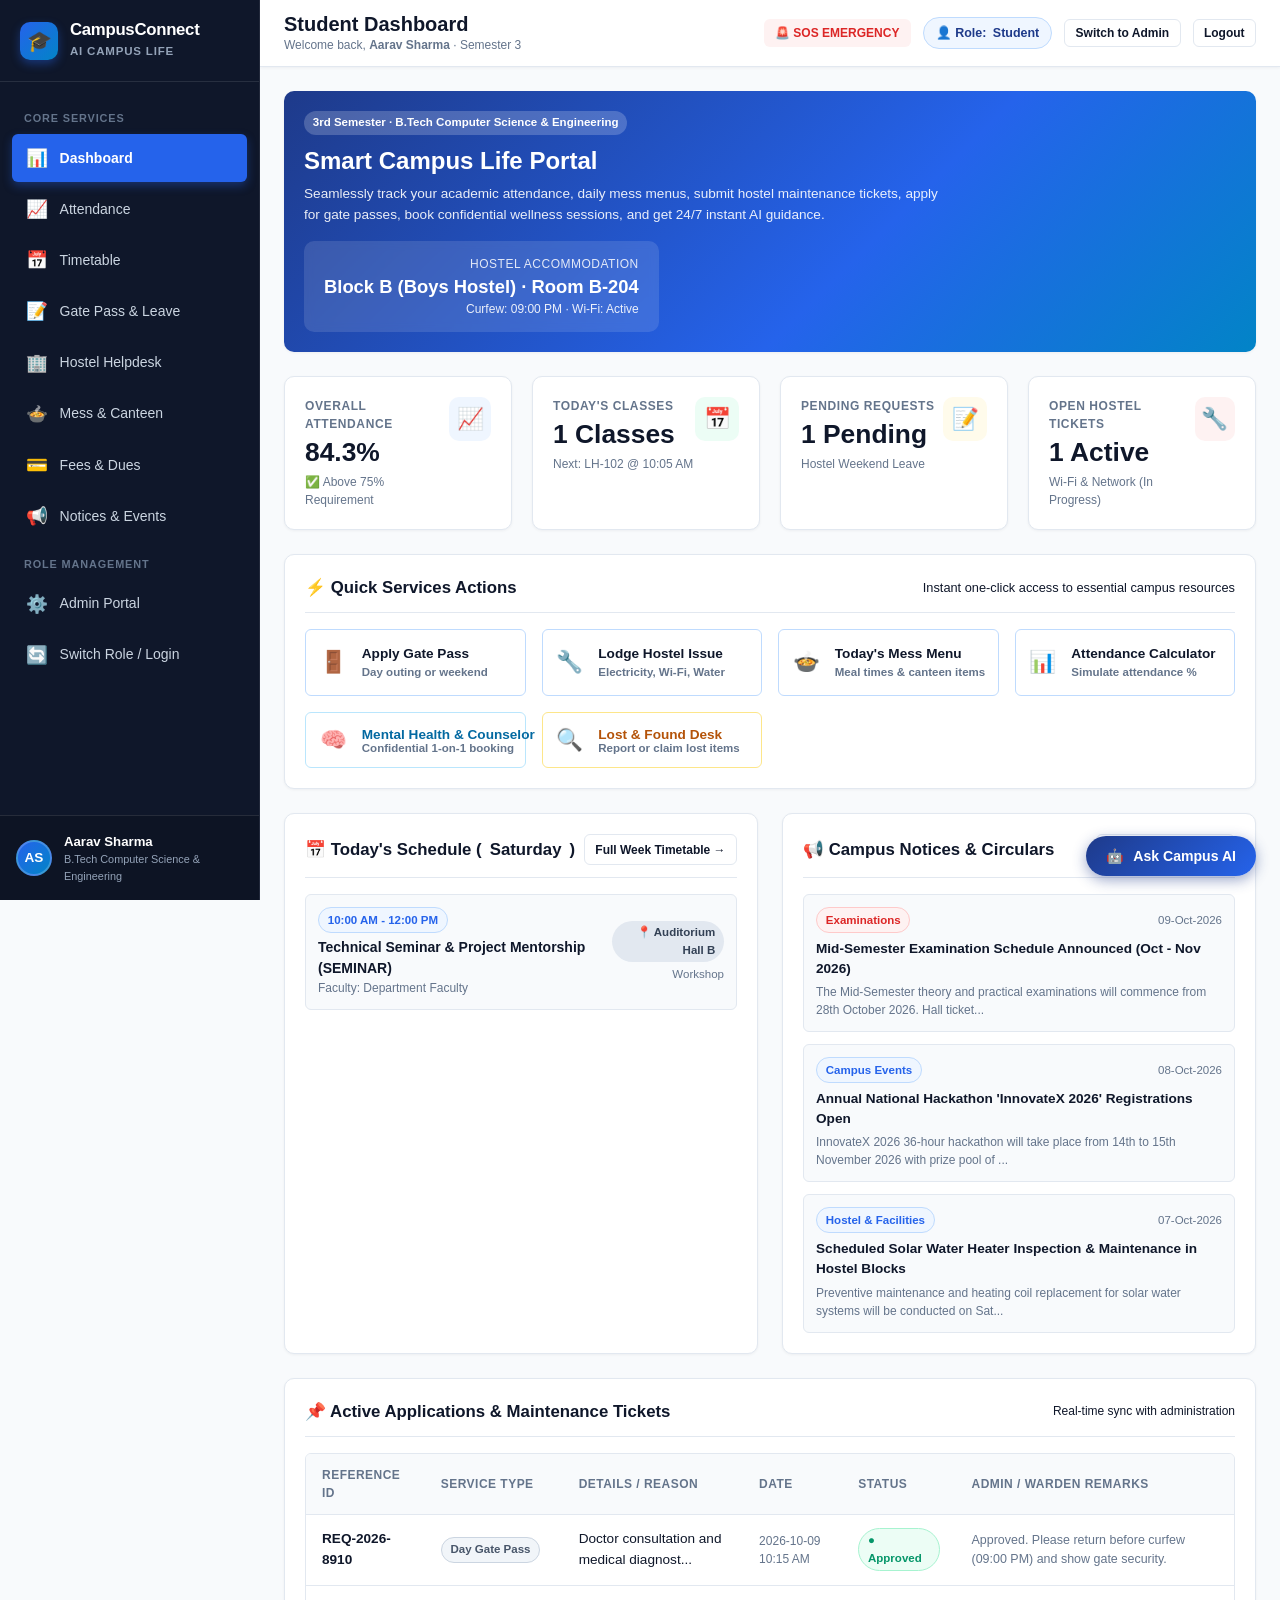
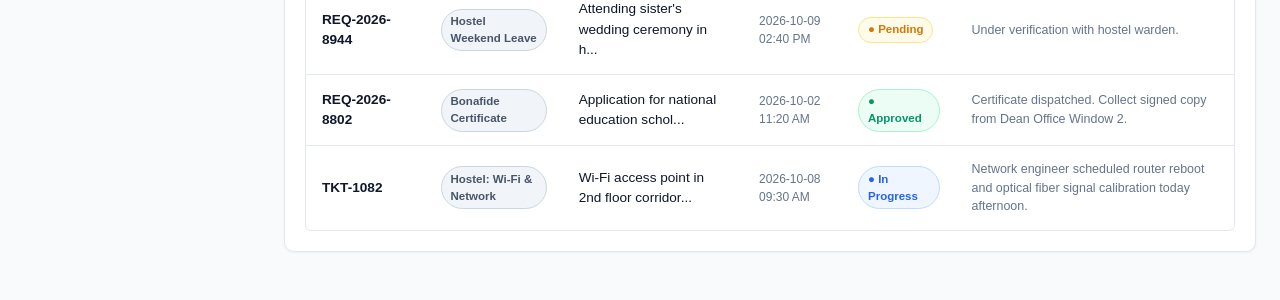
<file: index.html>
<!DOCTYPE html>
<html lang="en">
<head>
    <meta charset="UTF-8">
    <meta name="viewport" content="width=device-width, initial-scale=1.0">
    <title>CampusConnect AI — Student Dashboard</title>
    <link rel="stylesheet" href="style.css">
</head>
<body>
    <div class="app-container">
        <!-- Sidebar Navigation -->
        <aside class="app-sidebar">
            <div class="sidebar-header">
                <div class="sidebar-brand-icon">🎓</div>
                <div class="sidebar-brand-text">
                    <h1>CampusConnect</h1>
                    <span>AI Campus Life</span>
                </div>
            </div>

            <nav class="sidebar-nav">
                <span class="nav-section-title">Core Services</span>
                <a href="index.html" class="nav-link active">
                    <span class="nav-icon">📊</span>
                    <span>Dashboard</span>
                </a>
                <a href="attendance.html" class="nav-link">
                    <span class="nav-icon">📈</span>
                    <span>Attendance</span>
                </a>
                <a href="timetable.html" class="nav-link">
                    <span class="nav-icon">📅</span>
                    <span>Timetable</span>
                </a>
                <a href="requests.html" class="nav-link">
                    <span class="nav-icon">📝</span>
                    <span>Gate Pass &amp; Leave</span>
                </a>
                <a href="hostel.html" class="nav-link">
                    <span class="nav-icon">🏢</span>
                    <span>Hostel Helpdesk</span>
                </a>
                <a href="mess-canteen.html" class="nav-link">
                    <span class="nav-icon">🍲</span>
                    <span>Mess &amp; Canteen</span>
                </a>
                <a href="fees.html" class="nav-link">
                    <span class="nav-icon">💳</span>
                    <span>Fees &amp; Dues</span>
                </a>
                <a href="notices.html" class="nav-link">
                    <span class="nav-icon">📢</span>
                    <span>Notices &amp; Events</span>
                </a>

                <span class="nav-section-title">Role Management</span>
                <a href="admin.html" class="nav-link">
                    <span class="nav-icon">⚙️</span>
                    <span>Admin Portal</span>
                </a>
                <a href="login.html" class="nav-link">
                    <span class="nav-icon">🔄</span>
                    <span>Switch Role / Login</span>
                </a>
            </nav>

            <div class="sidebar-footer">
                <div class="user-mini-profile">
                    <div class="user-avatar current-user-avatar">AS</div>
                    <div class="user-details">
                        <div class="user-name current-user-name">Aarav Sharma</div>
                        <span class="user-role-badge current-user-dept">Student (24CS042)</span>
                    </div>
                </div>
            </div>
        </aside>

        <!-- Main Content Area -->
        <main class="app-main">
            <!-- Top Navbar -->
            <header class="top-navbar">
                <div class="top-nav-left">
                    <button class="mobile-menu-btn" aria-label="Toggle menu">☰</button>
                    <div class="page-title-crumb">
                        <h2>Student Dashboard</h2>
                        <span>Welcome back, <strong class="current-user-name">Aarav Sharma</strong> · Semester 3</span>
                    </div>
                </div>
                <div class="top-nav-right">
                    <button class="btn btn-sm sos-quick-btn" onclick="triggerCampusSOS()" title="Instant Emergency Safety Dispatch">
                        🚨 SOS EMERGENCY
                    </button>
                    <span class="role-switcher-pill">
                        <span>👤 Role:</span>
                        <strong class="current-user-role">Student</strong>
                    </span>
                    <button class="btn btn-outline btn-sm" onclick="switchUserRole('admin')">
                        Switch to Admin
                    </button>
                    <button class="btn btn-outline btn-sm" onclick="logoutUser()">
                        Logout
                    </button>
                </div>
            </header>

            <!-- Dashboard Content -->
            <div class="content-wrapper">
                <!-- Welcome Banner Card -->
                <div class="card" style="background: linear-gradient(135deg, #1e3a8a 0%, #2563eb 60%, #0284c7 100%); color: white; border: none; margin-bottom: 1.5rem;">
                    <div style="display: flex; justify-content: space-between; align-items: center; flex-wrap: wrap; gap: 1rem;">
                        <div>
                            <span class="badge" style="background: rgba(255,255,255,0.2); color: white; margin-bottom: 0.5rem;" id="dash-program-badge">Semester 3 · B.Tech Computer Science</span>
                            <h2 style="font-size: 1.5rem; font-weight: 700; margin-bottom: 0.35rem;">Smart Campus Life Portal</h2>
                            <p style="font-size: 0.85rem; opacity: 0.9; max-width: 650px;">
                                Seamlessly track your academic attendance, daily mess menus, submit hostel maintenance tickets, apply for gate passes, book confidential wellness sessions, and get 24/7 instant AI guidance.
                            </p>
                        </div>
                        <div style="text-align: right; background: rgba(255,255,255,0.12); padding: 0.85rem 1.25rem; border-radius: var(--radius-md); backdrop-filter: blur(4px);">
                            <div style="font-size: 0.75rem; text-transform: uppercase; letter-spacing: 0.5px; opacity: 0.85;">Hostel Accommodation</div>
                            <div style="font-size: 1.15rem; font-weight: 700;" id="dash-room-val">Block B · Room 204</div>
                            <div style="font-size: 0.75rem; opacity: 0.9;">Curfew: 09:00 PM · Wi-Fi: Active</div>
                        </div>
                    </div>
                </div>

                <!-- 4 Key Stat Metrics -->
                <div class="stats-grid">
                    <div class="stat-card">
                        <div class="stat-info">
                            <div class="stat-label">Overall Attendance</div>
                            <div class="stat-value" id="dash-attendance-val">84.5%</div>
                            <div class="stat-sub" id="dash-attendance-sub">✅ Above 75% Requirement</div>
                        </div>
                        <div class="stat-icon blue">📈</div>
                    </div>

                    <div class="stat-card">
                        <div class="stat-info">
                            <div class="stat-label">Today's Classes</div>
                            <div class="stat-value" id="dash-classes-val">4 Classes</div>
                            <div class="stat-sub">Next: LH-102 @ 10:05 AM</div>
                        </div>
                        <div class="stat-icon green">📅</div>
                    </div>

                    <div class="stat-card">
                        <div class="stat-info">
                            <div class="stat-label">Pending Requests</div>
                            <div class="stat-value" id="dash-requests-val">1 Active</div>
                            <div class="stat-sub">Hostel Weekend Leave</div>
                        </div>
                        <div class="stat-icon amber">📝</div>
                    </div>

                    <div class="stat-card">
                        <div class="stat-info">
                            <div class="stat-label">Open Hostel Tickets</div>
                            <div class="stat-value" id="dash-complaints-val">1 Ticket</div>
                            <div class="stat-sub">Wi-Fi &amp; Network (In Progress)</div>
                        </div>
                        <div class="stat-icon rose">🔧</div>
                    </div>
                </div>

                <!-- Quick Services Actions -->
                <div class="card">
                    <div class="card-header">
                        <h3>⚡ Quick Services Actions</h3>
                        <span class="text-muted" style="font-size: 0.8rem;">Instant one-click access to essential campus resources</span>
                    </div>
                    <div style="display: grid; grid-template-columns: repeat(auto-fit, minmax(200px, 1fr)); gap: 1rem;">
                        <a href="requests.html" class="btn btn-outline" style="justify-content: flex-start; padding: 0.85rem; border-color: var(--primary-border);">
                            <span style="font-size: 1.35rem; margin-right: 0.5rem;">🚪</span>
                            <div style="text-align: left;">
                                <div style="font-weight: 700; font-size: 0.85rem;">Apply Gate Pass</div>
                                <div style="font-size: 0.72rem; color: var(--text-muted);">Day outing or weekend</div>
                            </div>
                        </a>
                        <a href="hostel.html" class="btn btn-outline" style="justify-content: flex-start; padding: 0.85rem; border-color: var(--primary-border);">
                            <span style="font-size: 1.35rem; margin-right: 0.5rem;">🔧</span>
                            <div style="text-align: left;">
                                <div style="font-weight: 700; font-size: 0.85rem;">Lodge Hostel Issue</div>
                                <div style="font-size: 0.72rem; color: var(--text-muted);">Electricity, Wi-Fi, Water</div>
                            </div>
                        </a>
                        <a href="mess-canteen.html" class="btn btn-outline" style="justify-content: flex-start; padding: 0.85rem; border-color: var(--primary-border);">
                            <span style="font-size: 1.35rem; margin-right: 0.5rem;">🍲</span>
                            <div style="text-align: left;">
                                <div style="font-weight: 700; font-size: 0.85rem;">Today's Mess Menu</div>
                                <div style="font-size: 0.72rem; color: var(--text-muted);">Meal times &amp; canteen items</div>
                            </div>
                        </a>
                        <a href="attendance.html" class="btn btn-outline" style="justify-content: flex-start; padding: 0.85rem; border-color: var(--primary-border);">
                            <span style="font-size: 1.35rem; margin-right: 0.5rem;">📊</span>
                            <div style="text-align: left;">
                                <div style="font-weight: 700; font-size: 0.85rem;">Attendance Calculator</div>
                                <div style="font-size: 0.72rem; color: var(--text-muted);">Simulate attendance %</div>
                            </div>
                        </a>
                        <button type="button" class="btn btn-outline" onclick="openCounselingModal()" style="justify-content: flex-start; padding: 0.85rem; border-color: #bae6fd;">
                            <span style="font-size: 1.35rem; margin-right: 0.5rem;">🧠</span>
                            <div style="text-align: left;">
                                <div style="font-weight: 700; font-size: 0.85rem; color: #0369a1;">Mental Health &amp; Counselor</div>
                                <div style="font-size: 0.72rem; color: var(--text-muted);">Confidential 1-on-1 booking</div>
                            </div>
                        </button>
                        <button type="button" class="btn btn-outline" onclick="openLostFoundModal()" style="justify-content: flex-start; padding: 0.85rem; border-color: #fde68a;">
                            <span style="font-size: 1.35rem; margin-right: 0.5rem;">🔍</span>
                            <div style="text-align: left;">
                                <div style="font-weight: 700; font-size: 0.85rem; color: #b45309;">Lost &amp; Found Desk</div>
                                <div style="font-size: 0.72rem; color: var(--text-muted);">Report or claim lost items</div>
                            </div>
                        </button>
                    </div>
                </div>

                <!-- 2 Column Layout: Schedule & Notices -->
                <div class="grid-2">
                    <!-- Today's Schedule -->
                    <div class="card">
                        <div class="card-header">
                            <h3>📅 Today's Schedule (<span id="dash-day-name">Today</span>)</h3>
                            <a href="timetable.html" class="btn btn-outline btn-sm">Full Week Timetable →</a>
                        </div>
                        <div id="dash-schedule-list" style="display: flex; flex-direction: column; gap: 0.75rem;">
                            <!-- Populated dynamically via JS -->
                        </div>
                    </div>

                    <!-- Campus Announcements & Notices -->
                    <div class="card">
                        <div class="card-header">
                            <h3>📢 Campus Notices &amp; Circulars</h3>
                            <a href="notices.html" class="btn btn-outline btn-sm">View All Circulars →</a>
                        </div>
                        <div id="dash-notices-list" style="display: flex; flex-direction: column; gap: 0.75rem;">
                            <!-- Populated dynamically via JS -->
                        </div>
                    </div>
                </div>

                <!-- Active Requests & Hostel Tickets Tracker Table -->
                <div class="card">
                    <div class="card-header">
                        <h3>📌 Active Applications &amp; Maintenance Tickets</h3>
                        <span class="text-muted" style="font-size: 0.75rem;">Real-time sync with administration</span>
                    </div>
                    <div class="table-responsive">
                        <table class="table">
                            <thead>
                                <tr>
                                    <th>Reference ID</th>
                                    <th>Service Type</th>
                                    <th>Details / Reason</th>
                                    <th>Date</th>
                                    <th>Status</th>
                                    <th>Admin / Warden Remarks</th>
                                </tr>
                            </thead>
                            <tbody id="dash-recent-activities">
                                <!-- Populated dynamically -->
                            </tbody>
                        </table>
                    </div>
                </div>
            </div>
        </main>
    </div>

    <!-- Confidential Mental Health Counseling Modal -->
    <div id="counseling-modal" class="modal-backdrop" style="display: none;">
        <div class="modal-dialog">
            <div class="modal-header">
                <h3>🧠 Book Confidential Mental Health Session</h3>
                <button type="button" class="modal-close" onclick="closeCounselingModal()">✖</button>
            </div>
            <form onsubmit="handleCounselingSubmit(event)">
                <div class="modal-body">
                    <p style="font-size: 0.825rem; color: var(--text-muted); margin-bottom: 1rem;">
                        Your mental wellness is protected. Consultations with our certified campus psychologists are 100% confidential, private, and free.
                    </p>
                    <div class="form-group">
                        <label class="form-label" for="counsel-doctor">Campus Counselor / Psychologist</label>
                        <select id="counsel-doctor" class="form-control" required>
                            <option value="Dr. Priya Sen (Clinical Psychologist)">Dr. Priya Sen (Clinical Psychologist - Wellness Hub 208)</option>
                            <option value="Dr. M. K. Nair (Academic Stress Specialist)">Dr. M. K. Nair (Academic Stress &amp; Anxiety Specialist)</option>
                        </select>
                    </div>
                    <div class="form-row">
                        <div class="form-group">
                            <label class="form-label" for="counsel-date">Preferred Date</label>
                            <input type="date" id="counsel-date" class="form-control" required>
                        </div>
                        <div class="form-group">
                            <label class="form-label" for="counsel-time">Preferred Time Slot</label>
                            <select id="counsel-time" class="form-control" required>
                                <option value="11:00 AM - 12:00 PM">11:00 AM - 12:00 PM</option>
                                <option value="02:30 PM - 03:30 PM">02:30 PM - 03:30 PM</option>
                                <option value="04:30 PM - 05:30 PM">04:30 PM - 05:30 PM</option>
                            </select>
                        </div>
                    </div>
                    <div class="form-group">
                        <label class="form-label" for="counsel-concern">Support Area / Concern</label>
                        <select id="counsel-concern" class="form-control" required>
                            <option value="Academic Pressure & Exam Anxiety">Academic Pressure &amp; Exam Anxiety</option>
                            <option value="Homesickness & Hostel Adjustment">Homesickness &amp; Hostel Adjustment</option>
                            <option value="Sleep Cycle & Burnout">Sleep Cycle &amp; Burnout</option>
                            <option value="Personal Wellness Consultation">Personal Wellness Consultation</option>
                        </select>
                    </div>
                </div>
                <div class="modal-footer">
                    <button type="button" class="btn btn-outline" onclick="closeCounselingModal()">Cancel</button>
                    <button type="submit" class="btn btn-primary">Confirm Confidential Appointment</button>
                </div>
            </form>
        </div>
    </div>

    <!-- Digital Lost & Found Modal -->
    <div id="lostfound-modal" class="modal-backdrop" style="display: none;">
        <div class="modal-dialog">
            <div class="modal-header">
                <h3>🔍 Digital Lost &amp; Found Portal</h3>
                <button type="button" class="modal-close" onclick="closeLostFoundModal()">✖</button>
            </div>
            <div class="modal-body">
                <div style="margin-bottom: 1.25rem;">
                    <h4 style="font-size: 0.9rem; margin-bottom: 0.5rem;">📦 Recently Recovered Campus Items</h4>
                    <div style="background: #f8fafc; border: 1px solid var(--border-color); border-radius: var(--radius-sm); padding: 0.75rem; font-size: 0.8rem; line-height: 1.6;">
                        • <strong>Casio FX-991CW Scientific Calculator</strong> (Found: Central Library 2nd Floor)<br>
                        • <strong>Blue Hydro Flask Water Bottle</strong> (Found: LH-201 Bench 4)<br>
                        • <strong>Honda Bike Keyring with Red Tag</strong> (Found: Mess Cafeteria counter)
                    </div>
                </div>

                <form onsubmit="handleLostFoundSubmit(event)">
                    <h4 style="font-size: 0.9rem; margin-bottom: 0.5rem;">📝 Report a Lost or Found Belonging</h4>
                    <div class="form-row">
                        <div class="form-group">
                            <label class="form-label" for="lf-type">Type of Report</label>
                            <select id="lf-type" class="form-control" required>
                                <option value="Lost">I Lost Something</option>
                                <option value="Found">I Found Something</option>
                            </select>
                        </div>
                        <div class="form-group">
                            <label class="form-label" for="lf-item">Item Name</label>
                            <input type="text" id="lf-item" class="form-control" placeholder="e.g. Black Titan Watch" required>
                        </div>
                    </div>
                    <div class="form-group">
                        <label class="form-label" for="lf-loc">Location on Campus</label>
                        <input type="text" id="lf-loc" class="form-control" placeholder="e.g. Near Basketball Court" required>
                    </div>
                    <div class="modal-footer" style="padding-left: 0; padding-right: 0; padding-bottom: 0;">
                        <button type="button" class="btn btn-outline" onclick="closeLostFoundModal()">Close</button>
                        <button type="submit" class="btn btn-primary">Submit Report to Security Desk</button>
                    </div>
                </form>
            </div>
        </div>
    </div>

    <!-- Scripts -->
    <script src="data.js"></script>
    <script src="script.js"></script>
    <script src="ai-assistant.js"></script>
    <script>
        document.addEventListener("DOMContentLoaded", () => {
            renderDashboard();
            
            // Set default date for counseling
            const d = new Date();
            d.setDate(d.getDate() + 1);
            const dateInput = document.getElementById("counsel-date");
            if (dateInput) {
                dateInput.value = d.toISOString().split("T")[0];
                dateInput.min = new Date().toISOString().split("T")[0];
            }
        });

        function renderDashboard() {
            const data = CampusData.getData();
            const activeUser = CampusData.getCurrentUser();

            // Personalize banner
            document.getElementById("dash-room-val").textContent = `${activeUser.hostel || 'Hostel'} · Room ${activeUser.roomNo || '204'}`;
            document.getElementById("dash-program-badge").textContent = `${activeUser.semester || 'Semester 3'} · ${activeUser.program || 'B.Tech CSE'}`;

            // 1. Attendance stat
            let totalAtt = 0, totalHeld = 0;
            data.attendance.forEach(s => {
                totalAtt += s.attended;
                totalHeld += s.total;
            });
            const overall = totalHeld > 0 ? ((totalAtt / totalHeld) * 100).toFixed(1) : 0;
            document.getElementById("dash-attendance-val").textContent = `${overall}%`;

            // 2. Pending Requests
            const pendingReqs = data.requests.filter(r => r.status === "Pending");
            document.getElementById("dash-requests-val").textContent = `${pendingReqs.length} Pending`;

            // 3. Open complaints
            const openTickets = data.hostelComplaints.filter(t => t.status !== "Resolved");
            document.getElementById("dash-complaints-val").textContent = `${openTickets.length} Active`;

            // 4. Today's Day & Schedule
            const days = ["Sunday", "Monday", "Tuesday", "Wednesday", "Thursday", "Friday", "Saturday"];
            const currentDay = days[new Date().getDay()];
            const dayToQuery = (currentDay === "Sunday") ? "Monday" : currentDay;
            document.getElementById("dash-day-name").textContent = dayToQuery;

            const daySlots = data.timetable.filter(t => t.day.toLowerCase() === dayToQuery.toLowerCase());
            document.getElementById("dash-classes-val").textContent = `${daySlots.length} Classes`;

            const schedList = document.getElementById("dash-schedule-list");
            if (daySlots.length === 0) {
                schedList.innerHTML = `<div style="padding: 1rem; text-align: center; color: var(--text-muted);">No classes scheduled for ${dayToQuery}. Enjoy your day!</div>`;
            } else {
                schedList.innerHTML = daySlots.map(slot => `
                    <div style="display: flex; align-items: center; justify-content: space-between; padding: 0.75rem; background: #f8fafc; border: 1px solid var(--border-color); border-radius: var(--radius-sm);">
                        <div>
                            <span class="badge badge-info" style="margin-bottom: 0.25rem;">${slot.time}</span>
                            <div style="font-weight: 700; font-size: 0.875rem;">${slot.subject} (${slot.code})</div>
                            <div style="font-size: 0.75rem; color: var(--text-muted);">Faculty: ${slot.faculty}</div>
                        </div>
                        <div style="text-align: right;">
                            <span class="badge" style="background: #e2e8f0; color: #334155;">📍 ${slot.room}</span>
                            <div style="font-size: 0.72rem; color: var(--text-muted); margin-top: 0.25rem;">${slot.type}</div>
                        </div>
                    </div>
                `).join("");
            }

            // 5. Notices (top 3)
            const noticesList = document.getElementById("dash-notices-list");
            const topNotices = data.notices.slice(0, 3);
            noticesList.innerHTML = topNotices.map(n => `
                <div style="padding: 0.75rem; background: #f8fafc; border: 1px solid var(--border-color); border-radius: var(--radius-sm);">
                    <div style="display: flex; justify-content: space-between; align-items: center; margin-bottom: 0.35rem;">
                        <span class="badge ${n.priority === 'Urgent' ? 'badge-urgent' : 'badge-info'}">${n.category}</span>
                        <span style="font-size: 0.72rem; color: var(--text-muted);">${n.date}</span>
                    </div>
                    <div style="font-weight: 600; font-size: 0.85rem; margin-bottom: 0.25rem;">${n.title}</div>
                    <div style="font-size: 0.75rem; color: var(--text-muted);">${n.body.substring(0, 100)}...</div>
                </div>
            `).join("");

            // 6. Recent Requests and Complaints
            const recentTable = document.getElementById("dash-recent-activities");
            const combined = [];
            data.requests.forEach(r => {
                combined.push({
                    id: r.id,
                    type: r.type,
                    desc: r.reason,
                    date: r.submittedOn,
                    status: r.status,
                    remarks: r.adminRemarks
                });
            });
            data.hostelComplaints.forEach(c => {
                combined.push({
                    id: c.id,
                    type: `Hostel: ${c.category}`,
                    desc: c.description,
                    date: c.submittedOn,
                    status: c.status,
                    remarks: c.adminRemarks
                });
            });

            if (combined.length === 0) {
                recentTable.innerHTML = `<tr><td colspan="6" style="text-align: center; color: var(--text-muted);">No requests or tickets lodged yet.</td></tr>`;
            } else {
                recentTable.innerHTML = combined.slice(0, 4).map(item => `
                    <tr>
                        <td><strong>${item.id}</strong></td>
                        <td><span class="badge badge-neutral">${item.type}</span></td>
                        <td>${item.desc.length > 40 ? item.desc.substring(0, 40) + '...' : item.desc}</td>
                        <td style="font-size: 0.75rem; color: var(--text-muted);">${item.date}</td>
                        <td>${getStatusBadge(item.status)}</td>
                        <td style="font-size: 0.78rem; color: var(--text-muted);">${item.remarks}</td>
                    </tr>
                `).join("");
            }
        }

        // Modal triggers
        function openCounselingModal() {
            document.getElementById("counseling-modal").style.display = "flex";
        }
        function closeCounselingModal() {
            document.getElementById("counseling-modal").style.display = "none";
        }
        function handleCounselingSubmit(e) {
            e.preventDefault();
            const doctor = document.getElementById("counsel-doctor").value;
            const date = document.getElementById("counsel-date").value;
            const time = document.getElementById("counsel-time").value;
            const concern = document.getElementById("counsel-concern").value;

            const res = CampusData.bookCounselingSession({
                counselorName: doctor,
                preferredDate: date,
                preferredTime: time,
                notes: concern
            });

            closeCounselingModal();
            showToast(`Confidential session confirmed (${res.id})! Wellness center will reserve your slot.`, "success");
        }

        function openLostFoundModal() {
            document.getElementById("lostfound-modal").style.display = "flex";
        }
        function closeLostFoundModal() {
            document.getElementById("lostfound-modal").style.display = "none";
        }
        function handleLostFoundSubmit(e) {
            e.preventDefault();
            const type = document.getElementById("lf-type").value;
            const item = document.getElementById("lf-item").value.trim();
            const loc = document.getElementById("lf-loc").value.trim();

            closeLostFoundModal();
            showToast(`${type} item reported: "${item}". Security Post 1 notified!`, "success");
        }
    </script>
</body>
</html>
</file>
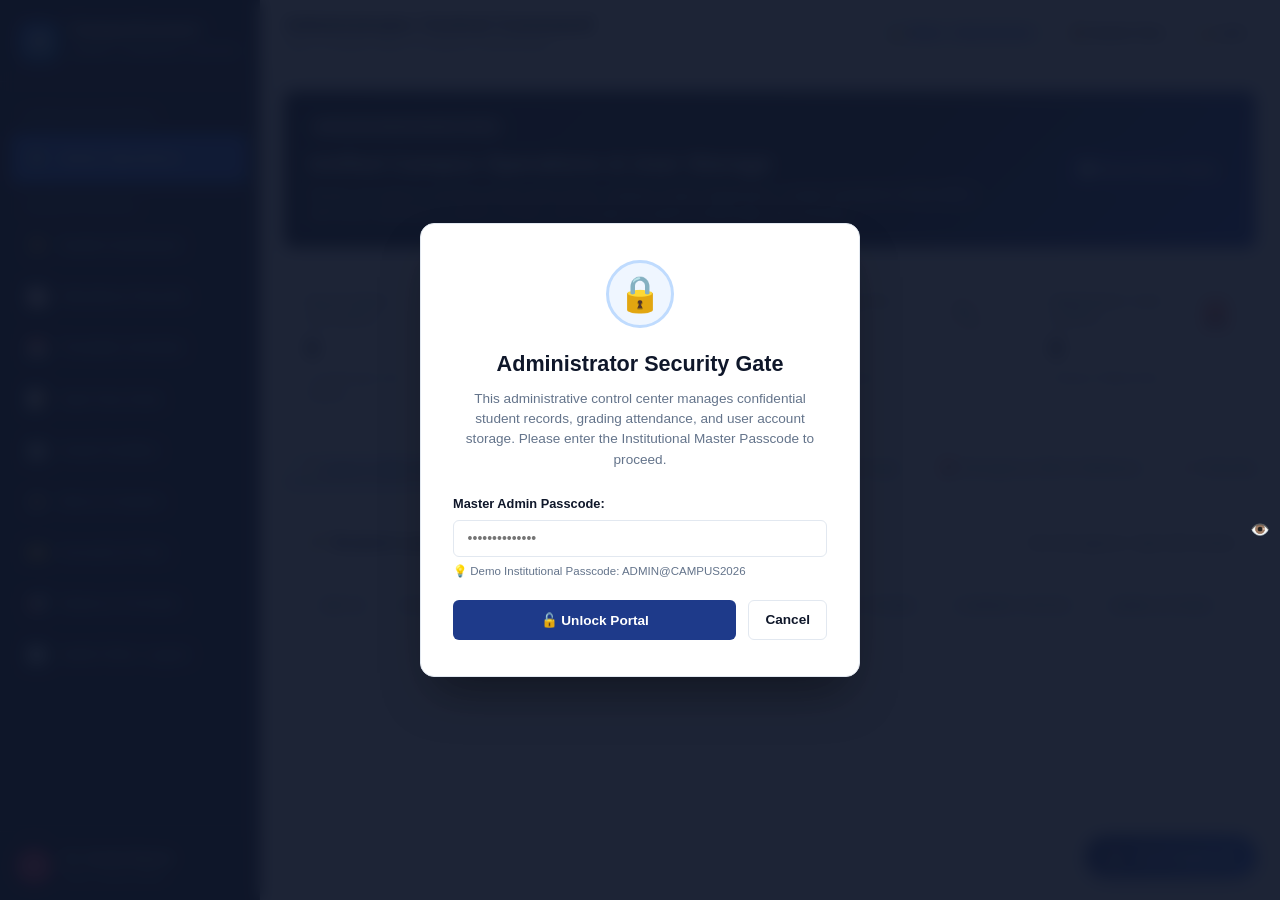
<file: admin.html>
<!DOCTYPE html>
<html lang="en">
<head>
    <meta charset="UTF-8">
    <meta name="viewport" content="width=device-width, initial-scale=1.0">
    <title>CampusConnect AI — Administrator Control Center</title>
    <link rel="stylesheet" href="style.css">
    <style>
        .admin-banner {
            background: linear-gradient(135deg, #0f172a 0%, #1e293b 60%, #1e40af 100%);
            color: white;
            border-radius: var(--radius-md);
            padding: 1.5rem;
            margin-bottom: 1.5rem;
        }
        .action-cell-btns {
            display: flex;
            gap: 0.35rem;
            flex-wrap: wrap;
        }
        /* Passcode Security Gate Modal */
        #admin-auth-lock-overlay {
            position: fixed;
            top: 0; left: 0; right: 0; bottom: 0;
            background: rgba(15, 23, 42, 0.94);
            backdrop-filter: blur(8px);
            z-index: 99999;
            display: flex;
            align-items: center;
            justify-content: center;
            padding: 1.5rem;
        }
        .lock-dialog-card {
            background: #ffffff;
            border-radius: var(--radius-lg);
            max-width: 440px;
            width: 100%;
            padding: 2.25rem 2rem;
            text-align: center;
            box-shadow: 0 25px 50px -12px rgba(0,0,0,0.4);
            border: 1px solid var(--border-color);
        }
        .lock-badge-icon {
            width: 68px;
            height: 68px;
            border-radius: 50%;
            background: #eff6ff;
            color: #1e40af;
            font-size: 2.2rem;
            display: flex;
            align-items: center;
            justify-content: center;
            margin: 0 auto 1.25rem;
            border: 3px solid #bfdbfe;
        }
        .lock-title {
            font-size: 1.35rem;
            font-weight: 700;
            color: var(--text-main);
            margin-bottom: 0.5rem;
        }
        .lock-subtitle {
            font-size: 0.85rem;
            color: var(--text-muted);
            margin-bottom: 1.5rem;
            line-height: 1.5;
        }
        .pwd-reveal-row {
            display: flex;
            align-items: center;
            gap: 0.4rem;
        }
    </style>
</head>
<body>
    <!-- Institutional Admin Passcode Lock Barrier (Displayed if unauthenticated) -->
    <div id="admin-auth-lock-overlay" style="display: none;">
        <div class="lock-dialog-card">
            <div class="lock-badge-icon">🔒</div>
            <h3 class="lock-title">Administrator Security Gate</h3>
            <p class="lock-subtitle">
                This administrative control center manages confidential student records, grading attendance, and user account storage. Please enter the Institutional Master Passcode to proceed.
            </p>
            <form id="admin-passcode-form" onsubmit="verifyAdminPortalPasscode(event)">
                <div class="form-group" style="text-align: left; margin-bottom: 1.25rem;">
                    <label class="form-label" for="portal-admin-passcode">Master Admin Passcode:</label>
                    <div class="password-wrapper">
                        <input type="password" id="portal-admin-passcode" class="form-control" placeholder="••••••••••••••" required autocomplete="current-password">
                        <button type="button" class="pwd-toggle-btn" onclick="toggleInputPassword('portal-admin-passcode', this)" aria-label="Toggle passcode visibility">👁️</button>
                    </div>
                    <span style="font-size: 0.72rem; color: var(--text-muted); display: block; margin-top: 0.35rem;">
                        💡 Demo Institutional Passcode: <code>ADMIN@CAMPUS2026</code>
                    </span>
                </div>
                <div style="display: flex; gap: 0.75rem;">
                    <button type="submit" class="btn btn-primary" style="flex: 1; justify-content: center;">
                        🔓 Unlock Portal
                    </button>
                    <a href="index.html" class="btn btn-outline" style="justify-content: center;">
                        Cancel
                    </a>
                </div>
            </form>
        </div>
    </div>

    <div class="app-container" id="admin-app-root">
        <!-- Sidebar Navigation -->
        <aside class="app-sidebar">
            <div class="sidebar-header">
                <div class="sidebar-brand-icon">🏛️</div>
                <div class="sidebar-brand-text">
                    <h1>CampusConnect</h1>
                    <span>Admin Command Center</span>
                </div>
            </div>

            <nav class="sidebar-nav">
                <span class="nav-section-title">Admin Management</span>
                <a href="admin.html" class="nav-link active">
                    <span class="nav-icon">⚙️</span>
                    <span>Admin Operations</span>
                </a>

                <span class="nav-section-title">Campus Portals</span>
                <a href="index.html" class="nav-link">
                    <span class="nav-icon">👨‍🎓</span>
                    <span>Student Dashboard</span>
                </a>
                <a href="attendance.html" class="nav-link">
                    <span class="nav-icon">📈</span>
                    <span>Attendance Records</span>
                </a>
                <a href="timetable.html" class="nav-link">
                    <span class="nav-icon">📅</span>
                    <span>Timetable Schedule</span>
                </a>
                <a href="requests.html" class="nav-link">
                    <span class="nav-icon">📝</span>
                    <span>Gate Pass Desk</span>
                </a>
                <a href="hostel.html" class="nav-link">
                    <span class="nav-icon">🏢</span>
                    <span>Hostel Facilities</span>
                </a>
                <a href="mess-canteen.html" class="nav-link">
                    <span class="nav-icon">🍲</span>
                    <span>Mess &amp; Canteen</span>
                </a>
                <a href="fees.html" class="nav-link">
                    <span class="nav-icon">💳</span>
                    <span>Accounts &amp; Fees</span>
                </a>
                <a href="notices.html" class="nav-link">
                    <span class="nav-icon">📢</span>
                    <span>Notices &amp; Circulars</span>
                </a>
                <a href="login.html" class="nav-link">
                    <span class="nav-icon">🔄</span>
                    <span>Switch Role / Logout</span>
                </a>
            </nav>

            <div class="sidebar-footer">
                <div class="user-mini-profile">
                    <div class="user-avatar" style="background: #e11d48;" id="admin-sidebar-avatar">SR</div>
                    <div class="user-details">
                        <div class="user-name" id="admin-sidebar-name">Dr. Sunita Raman</div>
                        <span class="user-role-badge" id="admin-sidebar-role">Dean, Student Affairs</span>
                    </div>
                </div>
            </div>
        </aside>

        <!-- Main Content Area -->
        <main class="app-main">
            <!-- Top Navbar -->
            <header class="top-navbar">
                <div class="top-nav-left">
                    <button class="mobile-menu-btn" aria-label="Toggle menu">☰</button>
                    <div class="page-title-crumb">
                        <h2>Administrator Central Command</h2>
                        <span>Dean of Student Affairs &amp; Academic Administration</span>
                    </div>
                </div>
                <div class="top-nav-right">
                    <span class="role-switcher-pill" style="background: #eff6ff; color: #1e40af; border: 1px solid #bfdbfe;">
                        <span>🔒 Mode:</span>
                        <strong>Administrator</strong>
                    </span>
                    <button class="btn btn-outline btn-sm" onclick="switchUserRole('student')">
                        👨‍🎓 Student View
                    </button>
                    <button class="btn btn-outline btn-sm" onclick="lockAdminSession()">
                        🔒 Lock
                    </button>
                </div>
            </header>

            <!-- Dashboard Content -->
            <div class="content-wrapper">
                <!-- Welcome Banner -->
                <div class="admin-banner">
                    <div style="display: flex; justify-content: space-between; align-items: center; flex-wrap: wrap; gap: 1rem;">
                        <div>
                            <span class="badge" style="background: rgba(255,255,255,0.2); color: white; margin-bottom: 0.5rem;">University Administration Center</span>
                            <h2 style="font-size: 1.4rem; font-weight: 700; margin-bottom: 0.25rem;">Unified Campus Operations &amp; User Storage</h2>
                            <p style="font-size: 0.825rem; opacity: 0.9; max-width: 680px;">
                                Review and approve pending student gate passes, dispatch hostel maintenance, monitor emergency safety alerts, edit lecture attendance, publish circulars, and manage encrypted localStorage user accounts.
                            </p>
                        </div>
                        <div style="display: flex; gap: 0.5rem; flex-wrap: wrap;">
                            <button class="btn btn-primary" onclick="resetDemoData()">
                                🔄 Reset Demo State
                            </button>
                        </div>
                    </div>
                </div>

                <!-- 4 Operational Metrics -->
                <div class="stats-grid">
                    <div class="stat-card">
                        <div class="stat-info">
                            <div class="stat-label">Registered Accounts</div>
                            <div class="stat-value" id="admin-enrolled-count">0</div>
                            <div class="stat-sub">LocalStorage User Registry</div>
                        </div>
                        <div class="stat-icon blue">👥</div>
                    </div>

                    <div class="stat-card">
                        <div class="stat-info">
                            <div class="stat-label">Pending Requests</div>
                            <div class="stat-value" id="admin-pending-reqs-count">0</div>
                            <div class="stat-sub">Leave &amp; Gate Passes</div>
                        </div>
                        <div class="stat-icon amber">⏳</div>
                    </div>

                    <div class="stat-card">
                        <div class="stat-info">
                            <div class="stat-label">Open Hostel Tickets</div>
                            <div class="stat-value" id="admin-open-complaints-count">0</div>
                            <div class="stat-sub">Active Repairs</div>
                        </div>
                        <div class="stat-icon rose">🔧</div>
                    </div>

                    <div class="stat-card">
                        <div class="stat-info">
                            <div class="stat-label">Emergency SOS Alerts</div>
                            <div class="stat-value" id="admin-sos-count">0</div>
                            <div class="stat-sub">Campus Safety Desk</div>
                        </div>
                        <div class="stat-icon red" style="background: #fee2e2; color: #b91c1c;">🚨</div>
                    </div>
                </div>

                <!-- Admin Action Tabs Navigation -->
                <div class="tab-nav" id="admin-section-tabs">
                    <button class="tab-btn active" onclick="showAdminSection('requests')">📝 Leave &amp; Gate Passes</button>
                    <button class="tab-btn" onclick="showAdminSection('hostel')">🔧 Hostel Maintenance</button>
                    <button class="tab-btn" onclick="showAdminSection('users')">🔒 User Registry &amp; LocalStorage</button>
                    <button class="tab-btn" onclick="showAdminSection('emergency')">🚨 Emergency SOS &amp; Wellness</button>
                    <button class="tab-btn" onclick="showAdminSection('attendance')">📈 Attendance Editor</button>
                    <button class="tab-btn" onclick="showAdminSection('timetable')">📅 Timetable Slots</button>
                    <button class="tab-btn" onclick="showAdminSection('notices')">📢 Campus Notices</button>
                    <button class="tab-btn" onclick="showAdminSection('fees')">💳 Fee Inquiries</button>
                </div>

                <!-- SECTION 1: Leave & Gate Passes Approval Desk -->
                <div class="card admin-section" id="section-requests">
                    <div class="card-header">
                        <h3>📝 Student Leave, Gate Pass &amp; Certificate Review Desk</h3>
                        <span class="text-muted" style="font-size: 0.75rem;">One-click approve / reject with remarks</span>
                    </div>

                    <div class="table-responsive">
                        <table class="table">
                            <thead>
                                <tr>
                                    <th>Ref ID</th>
                                    <th>Student</th>
                                    <th>Room</th>
                                    <th>Type</th>
                                    <th>Reason / Dates</th>
                                    <th>Emergency Phone</th>
                                    <th>Current Status</th>
                                    <th>Admin Actions</th>
                                </tr>
                            </thead>
                            <tbody id="admin-requests-table">
                                <!-- Populated dynamically -->
                            </tbody>
                        </table>
                    </div>
                </div>

                <!-- SECTION 2: Hostel Maintenance Dispatcher -->
                <div class="card admin-section" id="section-hostel" style="display: none;">
                    <div class="card-header">
                        <h3>🔧 Hostel Maintenance &amp; Repair Dispatch Desk</h3>
                        <span class="text-muted" style="font-size: 0.75rem;">Update ticket statuses and add technician remarks</span>
                    </div>

                    <div class="table-responsive">
                        <table class="table">
                            <thead>
                                <tr>
                                    <th>Ticket ID</th>
                                    <th>Student &amp; Room</th>
                                    <th>Category</th>
                                    <th>Priority</th>
                                    <th>Problem Description</th>
                                    <th>Lodged On</th>
                                    <th>Status</th>
                                    <th>Action &amp; Dispatch</th>
                                </tr>
                            </thead>
                            <tbody id="admin-complaints-table">
                                <!-- Populated dynamically -->
                            </tbody>
                        </table>
                    </div>
                </div>

                <!-- SECTION 3: Protected User Registry & LocalStorage Accounts -->
                <div class="card admin-section" id="section-users" style="display: none;">
                    <div class="card-header">
                        <div>
                            <h3>🔒 Protected User Registry &amp; Credentials (LocalStorage)</h3>
                            <span class="text-muted" style="font-size: 0.75rem;">
                                Stores all registered student and administrator profiles. Inaccessible to regular students.
                            </span>
                        </div>
                        <div style="display: flex; gap: 0.5rem;">
                            <button class="btn btn-outline btn-sm" onclick="exportUserRegistryJson()">
                                📥 Export JSON
                            </button>
                            <button class="btn btn-primary btn-sm" onclick="openAddUserModal()">
                                ➕ Register Account
                            </button>
                        </div>
                    </div>

                    <div style="background: #f8fafc; border: 1px solid var(--border-color); border-radius: var(--radius-sm); padding: 1rem; margin-bottom: 1.25rem; display: flex; justify-content: space-between; align-items: center; flex-wrap: wrap; gap: 0.75rem;">
                        <div style="display: flex; gap: 1.5rem; flex-wrap: wrap;">
                            <div>
                                <span style="font-size: 0.72rem; color: var(--text-muted); text-transform: uppercase;">Students:</span>
                                <strong id="admin-user-stat-students" style="display: block; font-size: 1.15rem; color: var(--primary-color);">0</strong>
                            </div>
                            <div>
                                <span style="font-size: 0.72rem; color: var(--text-muted); text-transform: uppercase;">Administrators:</span>
                                <strong id="admin-user-stat-admins" style="display: block; font-size: 1.15rem; color: #1e40af;">0</strong>
                            </div>
                            <div>
                                <span style="font-size: 0.72rem; color: var(--text-muted); text-transform: uppercase;">Security Level:</span>
                                <strong style="display: block; font-size: 1.15rem; color: var(--success);">Passcode Guarded</strong>
                            </div>
                        </div>
                        <div>
                            <input type="text" id="admin-user-search-input" class="form-control" style="font-size: 0.8rem; padding: 0.4rem 0.75rem; width: 220px;" placeholder="Search name or email..." oninput="filterUserRegistryTable()">
                        </div>
                    </div>

                    <div class="table-responsive">
                        <table class="table">
                            <thead>
                                <tr>
                                    <th>User ID</th>
                                    <th>Full Name</th>
                                    <th>Email / Login</th>
                                    <th>System Role</th>
                                    <th>Registered On</th>
                                    <th>Password (Audited)</th>
                                    <th>Account Status</th>
                                    <th>Actions</th>
                                </tr>
                            </thead>
                            <tbody id="admin-users-table">
                                <!-- Populated dynamically -->
                            </tbody>
                        </table>
                    </div>
                </div>

                <!-- SECTION 4: Emergency SOS & Mental Health Desk -->
                <div class="card admin-section" id="section-emergency" style="display: none;">
                    <div class="card-header">
                        <h3>🚨 Campus Emergency Safety &amp; Mental Health Desk</h3>
                        <span class="text-muted" style="font-size: 0.75rem;">Real-time crisis dispatches &amp; confidential counseling appointments</span>
                    </div>

                    <h4 style="font-size: 1rem; margin-bottom: 0.75rem; color: #b91c1c; display: flex; align-items: center; gap: 0.4rem;">
                        <span>🚨</span> Live Emergency SOS Dispatches
                    </h4>
                    <div class="table-responsive" style="margin-bottom: 2rem;">
                        <table class="table">
                            <thead>
                                <tr>
                                    <th>Alert ID</th>
                                    <th>Student</th>
                                    <th>Room / Location</th>
                                    <th>Emergency Type</th>
                                    <th>Dispatched At</th>
                                    <th>Status</th>
                                    <th>Dispatch Response</th>
                                </tr>
                            </thead>
                            <tbody id="admin-sos-table">
                                <!-- Populated dynamically -->
                            </tbody>
                        </table>
                    </div>

                    <h4 style="font-size: 1rem; margin-bottom: 0.75rem; color: #0284c7; display: flex; align-items: center; gap: 0.4rem;">
                        <span>🧠</span> Confidential Mental Health Counseling Sessions
                    </h4>
                    <div class="table-responsive">
                        <table class="table">
                            <thead>
                                <tr>
                                    <th>Booking Ref</th>
                                    <th>Student</th>
                                    <th>Counselor</th>
                                    <th>Date &amp; Time</th>
                                    <th>Support Area</th>
                                    <th>Status</th>
                                    <th>Session Action</th>
                                </tr>
                            </thead>
                            <tbody id="admin-counseling-table">
                                <!-- Populated dynamically -->
                            </tbody>
                        </table>
                    </div>
                </div>

                <!-- SECTION 5: Attendance Editor -->
                <div class="card admin-section" id="section-attendance" style="display: none;">
                    <div class="card-header">
                        <h3>📈 Student Attendance Records Editor</h3>
                        <span class="text-muted" style="font-size: 0.75rem;">Modify lecture attended counts and verify threshold calculations</span>
                    </div>

                    <div style="background: #f8fafc; padding: 1rem; border-radius: var(--radius-sm); border: 1px solid var(--border-color); margin-bottom: 1.25rem;">
                        <label class="form-label" for="admin-select-student">Select Student Profile:</label>
                        <select id="admin-select-student" class="form-control" style="max-width: 380px;">
                            <option value="24CS042">Aarav Sharma (24CS042) — B.Tech CSE Sem 3</option>
                        </select>
                    </div>

                    <div class="table-responsive">
                        <table class="table">
                            <thead>
                                <tr>
                                    <th>Code</th>
                                    <th>Course Name</th>
                                    <th>Faculty</th>
                                    <th>Attended Lectures</th>
                                    <th>Total Held Lectures</th>
                                    <th>Current %</th>
                                    <th>Save Changes</th>
                                </tr>
                            </thead>
                            <tbody id="admin-attendance-table">
                                <!-- Populated dynamically -->
                            </tbody>
                        </table>
                    </div>
                </div>

                <!-- SECTION 6: Timetable Slots Manager -->
                <div class="card admin-section" id="section-timetable" style="display: none;">
                    <div class="card-header">
                        <h3>📅 Academic Timetable Slot Management</h3>
                        <span class="text-muted" style="font-size: 0.75rem;">Add new lecture slots or reschedule existing classes</span>
                    </div>

                    <div style="background: #f8fafc; padding: 1.25rem; border-radius: var(--radius-sm); border: 1px solid var(--border-color); margin-bottom: 1.5rem;">
                        <h4 style="font-size: 0.95rem; margin-bottom: 1rem;">➕ Add New Lecture / Lab Slot</h4>
                        <form id="admin-add-slot-form" onsubmit="handleAddTimetableSlot(event)">
                            <div class="form-row">
                                <div class="form-group">
                                    <label class="form-label" for="slot-day">Day of Week</label>
                                    <select id="slot-day" class="form-control" required>
                                        <option value="Monday">Monday</option>
                                        <option value="Tuesday">Tuesday</option>
                                        <option value="Wednesday">Wednesday</option>
                                        <option value="Thursday">Thursday</option>
                                        <option value="Friday">Friday</option>
                                        <option value="Saturday">Saturday</option>
                                    </select>
                                </div>
                                <div class="form-group">
                                    <label class="form-label" for="slot-time">Time Slot</label>
                                    <input type="text" id="slot-time" class="form-control" placeholder="e.g. 02:00 PM - 03:00 PM" required>
                                </div>
                                <div class="form-group">
                                    <label class="form-label" for="slot-code">Course Code</label>
                                    <input type="text" id="slot-code" class="form-control" placeholder="e.g. CS-306" required>
                                </div>
                            </div>
                            <div class="form-row">
                                <div class="form-group">
                                    <label class="form-label" for="slot-subject">Subject Title</label>
                                    <input type="text" id="slot-subject" class="form-control" placeholder="e.g. Cloud Computing Lab" required>
                                </div>
                                <div class="form-group">
                                    <label class="form-label" for="slot-type">Type</label>
                                    <select id="slot-type" class="form-control" required>
                                        <option value="Lecture">Lecture</option>
                                        <option value="Lab">Lab</option>
                                        <option value="Tutorial">Tutorial</option>
                                        <option value="Seminar">Seminar</option>
                                    </select>
                                </div>
                                <div class="form-group">
                                    <label class="form-label" for="slot-room">Hall / Room</label>
                                    <input type="text" id="slot-room" class="form-control" placeholder="e.g. CS Lab 2" required>
                                </div>
                                <div class="form-group">
                                    <label class="form-label" for="slot-faculty">Faculty Instructor</label>
                                    <input type="text" id="slot-faculty" class="form-control" placeholder="e.g. Dr. K. Rao" required>
                                </div>
                            </div>
                            <button type="submit" class="btn btn-primary btn-sm">
                                ➕ Append Class Slot
                            </button>
                        </form>
                    </div>

                    <div class="table-responsive">
                        <table class="table">
                            <thead>
                                <tr>
                                    <th>Day</th>
                                    <th>Time</th>
                                    <th>Code</th>
                                    <th>Subject &amp; Type</th>
                                    <th>Faculty</th>
                                    <th>Room</th>
                                    <th>Action</th>
                                </tr>
                            </thead>
                            <tbody id="admin-timetable-table">
                                <!-- Populated dynamically -->
                            </tbody>
                        </table>
                    </div>
                </div>

                <!-- SECTION 7: Campus Notices Publisher -->
                <div class="card admin-section" id="section-notices" style="display: none;">
                    <div class="card-header">
                        <h3>📢 Official Campus Circulars &amp; Notices Publisher</h3>
                        <span class="text-muted" style="font-size: 0.75rem;">Broadcast instantly to student dashboards</span>
                    </div>

                    <div style="background: #f8fafc; padding: 1.25rem; border-radius: var(--radius-sm); border: 1px solid var(--border-color); margin-bottom: 1.5rem;">
                        <h4 style="font-size: 0.95rem; margin-bottom: 1rem;">✍️ Publish New Official Announcement</h4>
                        <form id="admin-publish-notice-form" onsubmit="handlePublishNotice(event)">
                            <div class="form-row">
                                <div class="form-group" style="flex: 2;">
                                    <label class="form-label" for="adm-notice-title">Notice Title / Headline</label>
                                    <input type="text" id="adm-notice-title" class="form-control" placeholder="e.g. Mid-Term Examination Guidelines" required>
                                </div>
                                <div class="form-group">
                                    <label class="form-label" for="adm-notice-cat">Category</label>
                                    <select id="adm-notice-cat" class="form-control" required>
                                        <option value="Academic">Academic</option>
                                        <option value="Examinations">Examinations</option>
                                        <option value="Events">Events &amp; Competitions</option>
                                        <option value="Hostel">Hostel &amp; Mess</option>
                                        <option value="Emergency">Emergency</option>
                                    </select>
                                </div>
                                <div class="form-group">
                                    <label class="form-label" for="adm-notice-priority">Priority</label>
                                    <select id="adm-notice-priority" class="form-control" required>
                                        <option value="Normal">Normal</option>
                                        <option value="High">High</option>
                                        <option value="Urgent">Urgent</option>
                                    </select>
                                </div>
                            </div>
                            <div class="form-group">
                                <label class="form-label" for="adm-notice-body">Announcement Details</label>
                                <textarea id="adm-notice-body" class="form-control" rows="3" placeholder="Provide full context, instructions, and dates..." required></textarea>
                            </div>
                            <button type="submit" class="btn btn-primary btn-sm">
                                📢 Broadcast Notice Instantly
                            </button>
                        </form>
                    </div>

                    <div class="table-responsive">
                        <table class="table">
                            <thead>
                                <tr>
                                    <th>Circular ID</th>
                                    <th>Headline</th>
                                    <th>Category</th>
                                    <th>Priority</th>
                                    <th>Issued By</th>
                                    <th>Publish Date</th>
                                    <th>Delete</th>
                                </tr>
                            </thead>
                            <tbody id="admin-notices-table">
                                <!-- Populated dynamically -->
                            </tbody>
                        </table>
                    </div>
                </div>

                <!-- SECTION 8: Fee Inquiries Desk -->
                <div class="card admin-section" id="section-fees" style="display: none;">
                    <div class="card-header">
                        <h3>💳 Student Financial &amp; Fee Inquiry Resolution Desk</h3>
                        <span class="text-muted" style="font-size: 0.75rem;">Reply to scholarship disputes and payment queries</span>
                    </div>

                    <div class="table-responsive">
                        <table class="table">
                            <thead>
                                <tr>
                                    <th>Ticket Ref</th>
                                    <th>Student</th>
                                    <th>Category</th>
                                    <th>Query Details</th>
                                    <th>Date</th>
                                    <th>Status</th>
                                    <th>Action</th>
                                </tr>
                            </thead>
                            <tbody id="admin-fees-table">
                                <!-- Populated dynamically -->
                            </tbody>
                        </table>
                    </div>
                </div>
            </div>
        </main>
    </div>

    <!-- Modal for Manual User Registration -->
    <div id="add-user-modal" class="modal-backdrop" style="display: none;">
        <div class="modal-dialog">
            <div class="modal-header">
                <h3>➕ Register New Campus Account</h3>
                <button type="button" class="modal-close" onclick="closeAddUserModal()">✖</button>
            </div>
            <form onsubmit="handleManualAddUser(event)">
                <div class="modal-body">
                    <div class="form-group">
                        <label class="form-label" for="man-name">Full Name</label>
                        <input type="text" id="man-name" class="form-control" required placeholder="e.g. Rohan Verma">
                    </div>
                    <div class="form-group">
                        <label class="form-label" for="man-email">University Email</label>
                        <input type="email" id="man-email" class="form-control" required placeholder="e.g. rohan@campus.edu">
                    </div>
                    <div class="form-row">
                        <div class="form-group">
                            <label class="form-label" for="man-role">System Role</label>
                            <select id="man-role" class="form-control" required>
                                <option value="student">Student</option>
                                <option value="admin">Administrator</option>
                            </select>
                        </div>
                        <div class="form-group">
                            <label class="form-label" for="man-password">Account Password</label>
                            <input type="text" id="man-password" class="form-control" required value="campus@123">
                        </div>
                    </div>
                    <div class="form-group">
                        <label class="form-label" for="man-dept">Department / Roll No</label>
                        <input type="text" id="man-dept" class="form-control" placeholder="e.g. 24CS099 / Electrical Eng.">
                    </div>
                </div>
                <div class="modal-footer">
                    <button type="button" class="btn btn-outline" onclick="closeAddUserModal()">Cancel</button>
                    <button type="submit" class="btn btn-primary">Save to LocalStorage</button>
                </div>
            </form>
        </div>
    </div>

    <script src="data.js"></script>
    <script src="script.js"></script>
    <script src="ai-assistant.js"></script>
    <script>
        // Check authorization on page load
        document.addEventListener("DOMContentLoaded", () => {
            const currentRole = CampusData.getCurrentRole ? CampusData.getCurrentRole() : localStorage.getItem("campus_connect_role");
            const isUnlocked = sessionStorage.getItem("admin_portal_unlocked") === "true";

            if (currentRole !== "admin" && !isUnlocked) {
                // Show Security Barrier
                document.getElementById("admin-auth-lock-overlay").style.display = "flex";
            } else {
                renderAdminDashboard();
            }
        });

        function verifyAdminPortalPasscode(e) {
            e.preventDefault();
            const pass = document.getElementById("portal-admin-passcode").value.trim();
            if (CampusData.verifyAdminPasscode(pass)) {
                sessionStorage.setItem("admin_portal_unlocked", "true");
                CampusData.setCurrentRole("admin");
                document.getElementById("admin-auth-lock-overlay").style.display = "none";
                showToast("Administrator authorized! Welcome to Central Command.", "success");
                renderAdminDashboard();
            } else {
                showToast("Invalid Master Admin Passcode! Access denied.", "error");
                document.getElementById("portal-admin-passcode").value = "";
                document.getElementById("portal-admin-passcode").focus();
            }
        }

        function lockAdminSession() {
            sessionStorage.removeItem("admin_portal_unlocked");
            CampusData.setCurrentRole("student");
            showToast("Admin session locked.", "info");
            setTimeout(() => {
                window.location.href = "login.html";
            }, 600);
        }

        function showAdminSection(secId) {
            document.querySelectorAll(".admin-section").forEach(sec => sec.style.display = "none");
            document.querySelectorAll("#admin-section-tabs .tab-btn").forEach(btn => btn.classList.remove("active"));

            const target = document.getElementById(`section-${secId}`);
            if (target) {
                target.style.display = "block";
            }
            if (event && event.target) {
                event.target.classList.add("active");
            }
        }

        function renderAdminDashboard() {
            const data = CampusData.getData();
            const users = CampusData.getUsers();

            // Stats
            document.getElementById("admin-enrolled-count").textContent = users.length;
            const pendingReqs = (data.requests || []).filter(r => r.status === "Pending").length;
            document.getElementById("admin-pending-reqs-count").textContent = pendingReqs;
            const openTickets = (data.hostelComplaints || []).filter(c => c.status !== "Resolved").length;
            document.getElementById("admin-open-complaints-count").textContent = openTickets;
            
            const sosAlerts = CampusData.getEmergencySOS ? CampusData.getEmergencySOS() : [];
            document.getElementById("admin-sos-count").textContent = sosAlerts.length;

            renderRequestsSection(data.requests || []);
            renderHostelSection(data.hostelComplaints || []);
            renderUsersSection(users);
            renderEmergencySection(sosAlerts, CampusData.getCounselingAppointments ? CampusData.getCounselingAppointments() : []);
            renderAttendanceSection(data.attendance || []);
            renderTimetableSection(data.timetable || []);
            renderNoticesSection(data.notices || []);
            renderFeesSection(data.fees ? data.fees.studentQueries || [] : []);
        }

        // --- REQUESTS SECTION ---
        function renderRequestsSection(requests) {
            const tbody = document.getElementById("admin-requests-table");
            if (requests.length === 0) {
                tbody.innerHTML = `<tr><td colspan="8" style="text-align: center; color: var(--text-muted);">No student leave requests found.</td></tr>`;
                return;
            }

            tbody.innerHTML = requests.map(req => `
                <tr>
                    <td><strong>${req.id}</strong></td>
                    <td>${req.studentName} (${req.rollNo})</td>
                    <td>${req.hostelRoom}</td>
                    <td><strong>${req.type}</strong></td>
                    <td style="max-width: 220px;">
                        <div>${req.reason}</div>
                        <small style="color: var(--text-muted); font-size: 0.72rem;">Out: ${req.outDateTime || 'N/A'} | In: ${req.inDateTime || 'N/A'}</small>
                    </td>
                    <td><a href="tel:${req.parentPhone}">${req.parentPhone}</a></td>
                    <td>${getStatusBadge(req.status)}</td>
                    <td>
                        <div class="action-cell-btns">
                            <button class="btn btn-outline btn-sm" style="color: var(--success); border-color: #bbf7d0;" onclick="handleRequestAction('${req.id}', 'Approved')">
                                ✔ Approve
                            </button>
                            <button class="btn btn-outline btn-sm" style="color: var(--danger); border-color: #fecaca;" onclick="handleRequestAction('${req.id}', 'Rejected')">
                                ✖ Reject
                            </button>
                        </div>
                    </td>
                </tr>
            `).join("");
        }

        function handleRequestAction(id, newStatus) {
            const remarks = prompt(`Enter official administrative remarks for ${newStatus} status:`, newStatus === 'Approved' ? 'Approved by Dean Office.' : 'Missing parental phone verification.');
            if (remarks !== null) {
                CampusData.updateRequestStatus(id, newStatus, remarks);
                showToast(`Request ${id} marked as ${newStatus}!`, "success");
                renderAdminDashboard();
            }
        }

        // --- HOSTEL SECTION ---
        function renderHostelSection(complaints) {
            const tbody = document.getElementById("admin-complaints-table");
            if (complaints.length === 0) {
                tbody.innerHTML = `<tr><td colspan="8" style="text-align: center; color: var(--text-muted);">No maintenance tickets found.</td></tr>`;
                return;
            }

            tbody.innerHTML = complaints.map(c => `
                <tr>
                    <td><strong>${c.id}</strong></td>
                    <td>${c.studentName}<br><small class="text-muted">Room ${c.room}</small></td>
                    <td><strong>${c.category}</strong></td>
                    <td><span class="badge ${c.priority === 'High' ? 'badge-urgent' : 'badge-neutral'}">${c.priority}</span></td>
                    <td style="max-width: 220px;">${c.description}</td>
                    <td style="font-size: 0.75rem;">${c.lodgedOn}</td>
                    <td>${getStatusBadge(c.status)}</td>
                    <td>
                        <div class="action-cell-btns">
                            <button class="btn btn-outline btn-sm" onclick="handleHostelStatus('${c.id}', 'In Progress')">
                                ⏳ In Progress
                            </button>
                            <button class="btn btn-outline btn-sm" style="color: var(--success);" onclick="handleHostelStatus('${c.id}', 'Resolved')">
                                ✔ Resolved
                            </button>
                        </div>
                    </td>
                </tr>
            `).join("");
        }

        function handleHostelStatus(id, newStatus) {
            const remarks = prompt(`Enter maintenance team dispatch remarks:`, newStatus === 'Resolved' ? 'Technician replaced fixture. Working verified.' : 'Electrician assigned.');
            if (remarks !== null) {
                CampusData.updateHostelStatus(id, newStatus, remarks);
                showToast(`Ticket ${id} updated to ${newStatus}!`, "success");
                renderAdminDashboard();
            }
        }

        // --- PROTECTED USER REGISTRY SECTION ---
        function renderUsersSection(users) {
            const tbody = document.getElementById("admin-users-table");
            let studentCount = 0, adminCount = 0;

            users.forEach(u => {
                if (u.role === "admin") adminCount++;
                else studentCount++;
            });

            document.getElementById("admin-user-stat-students").textContent = studentCount;
            document.getElementById("admin-user-stat-admins").textContent = adminCount;

            tbody.innerHTML = users.map(u => `
                <tr data-user-row="${u.name.toLowerCase()} ${u.email.toLowerCase()}">
                    <td><strong>${u.id}</strong></td>
                    <td>
                        <strong>${u.name}</strong>
                        <div style="font-size: 0.72rem; color: var(--text-muted);">${u.department || 'Campus Department'}</div>
                    </td>
                    <td><code>${u.email}</code></td>
                    <td>
                        <span class="badge ${u.role === 'admin' ? 'badge-urgent' : 'badge-info'}">
                            ${u.role === 'admin' ? '🏛️ Administrator' : '🎓 Student'}
                        </span>
                    </td>
                    <td style="font-size: 0.75rem;">${u.registeredAt ? u.registeredAt.substring(0, 10) : 'Pre-seeded'}</td>
                    <td>
                        <div class="pwd-reveal-row">
                            <span id="pwd-mask-${u.id}" style="font-family: monospace;">••••••••</span>
                            <button type="button" class="btn btn-outline btn-sm" style="padding: 0.15rem 0.4rem; font-size: 0.7rem;" onclick="toggleAuditPassword('${u.id}', '${escapeQuotes(u.password)}')">
                                👁️
                            </button>
                        </div>
                    </td>
                    <td>
                        <span class="badge ${u.status === 'Active' ? 'badge-approved' : 'badge-rejected'}">
                            ${u.status || 'Active'}
                        </span>
                    </td>
                    <td>
                        <button class="btn btn-outline btn-sm" onclick="toggleUserAccountStatus('${u.id}')">
                            ${u.status === 'Active' ? '⏸️ Suspend' : '▶️ Activate'}
                        </button>
                    </td>
                </tr>
            `).join("");
        }

        function toggleAuditPassword(userId, rawPwd) {
            const span = document.getElementById(`pwd-mask-${userId}`);
            if (span.textContent === "••••••••") {
                span.textContent = rawPwd;
                span.style.color = "var(--primary-color)";
                span.style.fontWeight = "bold";
            } else {
                span.textContent = "••••••••";
                span.style.color = "inherit";
                span.style.fontWeight = "normal";
            }
        }

        function toggleUserAccountStatus(userId) {
            const users = CampusData.getUsers();
            const target = users.find(u => u.id === userId);
            if (!target) return;

            target.status = target.status === "Active" ? "Suspended" : "Active";
            localStorage.setItem(CampusData.USERS_KEY, JSON.stringify(users));
            showToast(`User ${target.name} status updated to ${target.status}!`, "info");
            renderUsersSection(users);
        }

        function filterUserRegistryTable() {
            const q = document.getElementById("admin-user-search-input").value.toLowerCase();
            document.querySelectorAll("#admin-users-table tr").forEach(tr => {
                const text = tr.getAttribute("data-user-row") || "";
                tr.style.display = text.includes(q) ? "" : "none";
            });
        }

        function exportUserRegistryJson() {
            const users = CampusData.getUsers();
            const dataStr = "data:text/json;charset=utf-8," + encodeURIComponent(JSON.stringify(users, null, 2));
            const dlAnchor = document.createElement("a");
            dlAnchor.setAttribute("href", dataStr);
            dlAnchor.setAttribute("download", `campus_connect_users_${Date.now()}.json`);
            dlAnchor.click();
            showToast("User database exported safely as JSON file.", "success");
        }

        function openAddUserModal() {
            document.getElementById("add-user-modal").style.display = "flex";
        }

        function closeAddUserModal() {
            document.getElementById("add-user-modal").style.display = "none";
        }

        function handleManualAddUser(e) {
            e.preventDefault();
            const name = document.getElementById("man-name").value.trim();
            const email = document.getElementById("man-email").value.trim();
            const role = document.getElementById("man-role").value;
            const password = document.getElementById("man-password").value.trim();
            const dept = document.getElementById("man-dept").value.trim();

            const res = CampusData.registerUser({
                name, email, role, password, department: dept, status: "Active"
            });

            if (res.success) {
                showToast(`Account registered for ${name}!`, "success");
                closeAddUserModal();
                renderUsersSection(CampusData.getUsers());
            } else {
                showToast(res.message, "error");
            }
        }

        // --- EMERGENCY SOS & WELLNESS SECTION ---
        function renderEmergencySection(sosList, counselList) {
            const sosTbody = document.getElementById("admin-sos-table");
            if (sosList.length === 0) {
                sosTbody.innerHTML = `<tr><td colspan="7" style="text-align: center; color: var(--text-muted);">No emergency SOS calls recorded. Campus safety normal.</td></tr>`;
            } else {
                sosTbody.innerHTML = sosList.map(s => `
                    <tr style="background: ${s.status === 'Dispatched' ? '#fff1f2' : 'transparent'};">
                        <td><strong style="color: #b91c1c;">${s.id}</strong></td>
                        <td><strong>${s.studentName}</strong> (${s.rollNo})</td>
                        <td>${s.room}</td>
                        <td><span class="badge badge-urgent">${s.emergencyType}</span></td>
                        <td style="font-size: 0.75rem;">${s.timestamp}</td>
                        <td><span class="badge ${s.status === 'Dispatched' ? 'badge-urgent' : 'badge-approved'}">${s.status}</span></td>
                        <td>
                            <button class="btn btn-outline btn-sm" onclick="resolveSOS('${s.id}')">
                                🛡️ Mark Resolved
                            </button>
                        </td>
                    </tr>
                `).join("");
            }

            const cTbody = document.getElementById("admin-counseling-table");
            if (counselList.length === 0) {
                cTbody.innerHTML = `<tr><td colspan="7" style="text-align: center; color: var(--text-muted);">No confidential counseling bookings yet.</td></tr>`;
            } else {
                cTbody.innerHTML = counselList.map(c => `
                    <tr>
                        <td><strong>${c.id}</strong></td>
                        <td>${c.studentName} (${c.rollNo})</td>
                        <td>${c.counselorName}</td>
                        <td><strong>${c.preferredDate}</strong> at ${c.preferredTime}</td>
                        <td>${c.notes || 'Academic Stress & Burnout'}</td>
                        <td><span class="badge badge-info">${c.status}</span></td>
                        <td>
                            <button class="btn btn-outline btn-sm" onclick="showToast('Appointment confirmed with Dr. Priya Sen.', 'success')">
                                ✔ Confirm Slot
                            </button>
                        </td>
                    </tr>
                `).join("");
            }
        }

        function resolveSOS(id) {
            const list = CampusData.getEmergencySOS();
            const target = list.find(s => s.id === id);
            if (target) {
                target.status = "Security Attended & Safe";
                localStorage.setItem(CampusData.SOS_KEY, JSON.stringify(list));
                showToast(`Emergency ${id} resolved. Security report logged.`, "success");
                renderAdminDashboard();
            }
        }

        // --- ATTENDANCE SECTION ---
        function renderAttendanceSection(attendance) {
            const tbody = document.getElementById("admin-attendance-table");
            tbody.innerHTML = attendance.map(item => {
                const pct = ((item.attended / item.total) * 100).toFixed(1);
                return `
                    <tr>
                        <td><strong>${item.code}</strong></td>
                        <td>${item.subject}</td>
                        <td>${item.faculty}</td>
                        <td>
                            <input type="number" id="adm-att-${item.code}" class="form-control" style="width: 90px; padding: 0.3rem 0.5rem;" value="${item.attended}" min="0">
                        </td>
                        <td>
                            <input type="number" id="adm-tot-${item.code}" class="form-control" style="width: 90px; padding: 0.3rem 0.5rem;" value="${item.total}" min="1">
                        </td>
                        <td><strong style="color: ${pct >= 75 ? 'var(--success)' : 'var(--danger)'};">${pct}%</strong></td>
                        <td>
                            <button class="btn btn-primary btn-sm" onclick="saveAdminAttendanceRow('${item.code}')">
                                💾 Save
                            </button>
                        </td>
                    </tr>
                `;
            }).join("");
        }

        function saveAdminAttendanceRow(code) {
            const att = document.getElementById(`adm-att-${code}`).value;
            const tot = document.getElementById(`adm-tot-${code}`).value;
            if (parseInt(att, 10) > parseInt(tot, 10)) {
                showToast("Attended lectures cannot exceed total!", "error");
                return;
            }
            CampusData.updateAttendance(code, att, tot);
            showToast(`Saved attendance for ${code}! Overall recalculated.`, "success");
            renderAdminDashboard();
        }

        // --- TIMETABLE SECTION ---
        function renderTimetableSection(timetable) {
            const tbody = document.getElementById("admin-timetable-table");
            tbody.innerHTML = timetable.map(item => `
                <tr>
                    <td><strong>${item.day}</strong></td>
                    <td style="font-size: 0.78rem;">${item.time}</td>
                    <td><strong>${item.code}</strong></td>
                    <td>${item.subject} (${item.type})</td>
                    <td>${item.faculty}</td>
                    <td><span class="badge badge-neutral">${item.room}</span></td>
                    <td>
                        <button class="btn btn-outline btn-sm" style="color: var(--danger); border-color: #fecaca;" onclick="deleteTimetableSlot('${item.id}')">
                            🗑️
                        </button>
                    </td>
                </tr>
            `).join("");
        }

        function handleAddTimetableSlot(e) {
            e.preventDefault();
            const entry = {
                day: document.getElementById("slot-day").value,
                time: document.getElementById("slot-time").value.trim(),
                code: document.getElementById("slot-code").value.trim(),
                subject: document.getElementById("slot-subject").value.trim(),
                type: document.getElementById("slot-type").value,
                room: document.getElementById("slot-room").value.trim(),
                faculty: document.getElementById("slot-faculty").value.trim()
            };
            CampusData.addTimetableEntry(entry);
            showToast("New timetable slot added!", "success");
            e.target.reset();
            renderAdminDashboard();
        }

        function deleteTimetableSlot(id) {
            if (confirm("Remove timetable entry?")) {
                CampusData.deleteTimetableEntry(id);
                showToast("Slot removed.", "info");
                renderAdminDashboard();
            }
        }

        // --- NOTICES SECTION ---
        function renderNoticesSection(notices) {
            const tbody = document.getElementById("admin-notices-table");
            tbody.innerHTML = notices.map(n => `
                <tr>
                    <td><strong>${n.id}</strong></td>
                    <td><strong>${n.title}</strong></td>
                    <td><span class="badge badge-info">${n.category}</span></td>
                    <td><span class="badge ${n.priority === 'Urgent' ? 'badge-urgent' : 'badge-neutral'}">${n.priority}</span></td>
                    <td>${n.postedBy}</td>
                    <td>${n.date}</td>
                    <td>
                        <button class="btn btn-outline btn-sm" style="color: var(--danger); border-color: #fecaca;" onclick="deleteNoticeAdmin('${n.id}')">
                            🗑️
                        </button>
                    </td>
                </tr>
            `).join("");
        }

        function handlePublishNotice(e) {
            e.preventDefault();
            const notice = {
                title: document.getElementById("adm-notice-title").value.trim(),
                category: document.getElementById("adm-notice-cat").value,
                priority: document.getElementById("adm-notice-priority").value,
                body: document.getElementById("adm-notice-body").value.trim(),
                postedBy: "Dr. Sunita Raman (Dean)"
            };
            CampusData.addNotice(notice);
            showToast("Official circular broadcasted to student portals!", "success");
            e.target.reset();
            renderAdminDashboard();
        }

        function deleteNoticeAdmin(id) {
            if (confirm("Delete announcement?")) {
                CampusData.deleteNotice(id);
                showToast("Notice deleted.", "info");
                renderAdminDashboard();
            }
        }

        // --- FEES SECTION ---
        function renderFeesSection(queries) {
            const tbody = document.getElementById("admin-fees-table");
            if (queries.length === 0) {
                tbody.innerHTML = `<tr><td colspan="7" style="text-align: center; color: var(--text-muted);">No student financial queries.</td></tr>`;
                return;
            }

            tbody.innerHTML = queries.map(q => `
                <tr>
                    <td><strong>${q.id}</strong></td>
                    <td>${q.studentName}</td>
                    <td><strong>${q.category}</strong></td>
                    <td style="max-width: 200px;">${q.description}</td>
                    <td style="font-size: 0.75rem;">${q.submittedOn}</td>
                    <td>${getStatusBadge(q.status)}</td>
                    <td>
                        <button class="btn btn-outline btn-sm" onclick="replyFeeQuery('${q.id}')">
                            💬 Reply &amp; Resolve
                        </button>
                    </td>
                </tr>
            `).join("");
        }

        function replyFeeQuery(id) {
            const rep = prompt("Enter Accounts Department resolution response for student:");
            if (rep) {
                CampusData.replyFeeQuery(id, rep);
                showToast(`Response sent and query marked resolved!`, "success");
                renderAdminDashboard();
            }
        }

        function resetDemoData() {
            if (confirm("Reset all campus data to factory initial state?")) {
                CampusData.resetData();
                showToast("All campus data reset to default demo seed!", "info");
                renderAdminDashboard();
            }
        }

        function escapeQuotes(str) {
            return (str || "").replace(/'/g, "\\'").replace(/"/g, '&quot;');
        }
    </script>
</body>
</html>
</file>
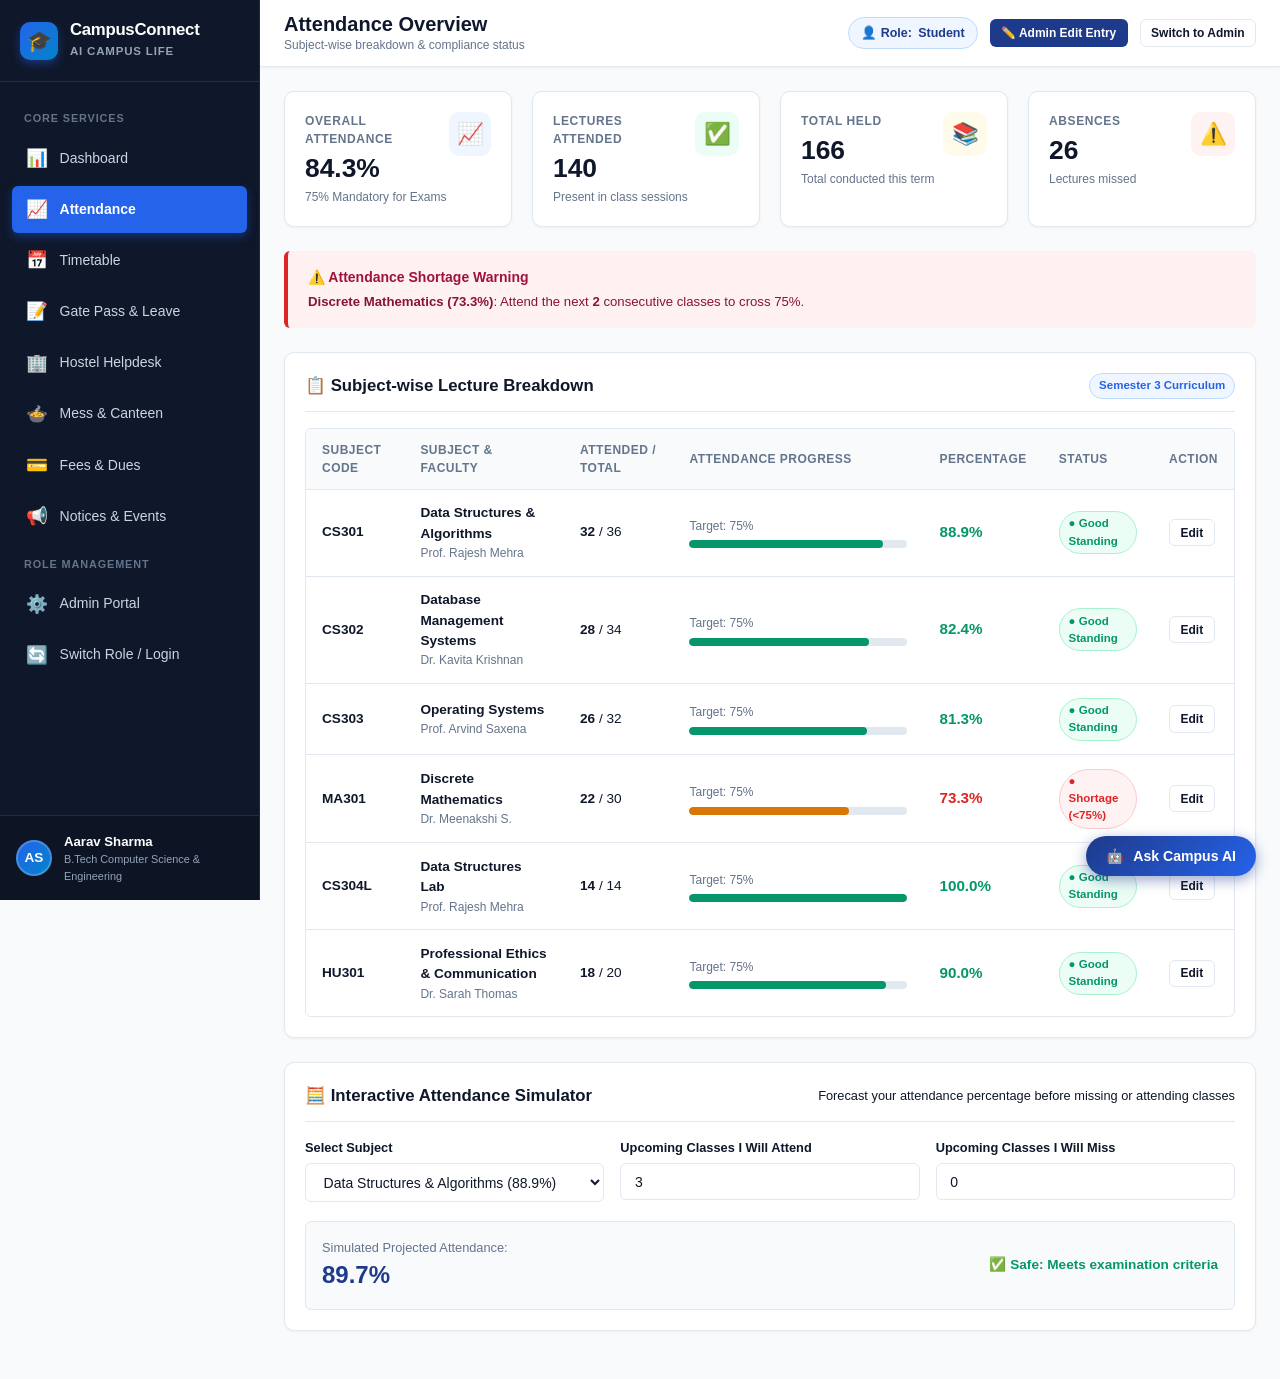
<file: attendance.html>
<!DOCTYPE html>
<html lang="en">
<head>
    <meta charset="UTF-8">
    <meta name="viewport" content="width=device-width, initial-scale=1.0">
    <title>CampusConnect AI — Attendance Management</title>
    <link rel="stylesheet" href="style.css">
</head>
<body>
    <div class="app-container">
        <!-- Sidebar Navigation -->
        <aside class="app-sidebar">
            <div class="sidebar-header">
                <div class="sidebar-brand-icon">🎓</div>
                <div class="sidebar-brand-text">
                    <h1>CampusConnect</h1>
                    <span>AI Campus Life</span>
                </div>
            </div>

            <nav class="sidebar-nav">
                <span class="nav-section-title">Core Services</span>
                <a href="index.html" class="nav-link">
                    <span class="nav-icon">📊</span>
                    <span>Dashboard</span>
                </a>
                <a href="attendance.html" class="nav-link active">
                    <span class="nav-icon">📈</span>
                    <span>Attendance</span>
                </a>
                <a href="timetable.html" class="nav-link">
                    <span class="nav-icon">📅</span>
                    <span>Timetable</span>
                </a>
                <a href="requests.html" class="nav-link">
                    <span class="nav-icon">📝</span>
                    <span>Gate Pass &amp; Leave</span>
                </a>
                <a href="hostel.html" class="nav-link">
                    <span class="nav-icon">🏢</span>
                    <span>Hostel Helpdesk</span>
                </a>
                <a href="mess-canteen.html" class="nav-link">
                    <span class="nav-icon">🍲</span>
                    <span>Mess &amp; Canteen</span>
                </a>
                <a href="fees.html" class="nav-link">
                    <span class="nav-icon">💳</span>
                    <span>Fees &amp; Dues</span>
                </a>
                <a href="notices.html" class="nav-link">
                    <span class="nav-icon">📢</span>
                    <span>Notices &amp; Events</span>
                </a>

                <span class="nav-section-title">Role Management</span>
                <a href="admin.html" class="nav-link">
                    <span class="nav-icon">⚙️</span>
                    <span>Admin Portal</span>
                </a>
                <a href="login.html" class="nav-link">
                    <span class="nav-icon">🔄</span>
                    <span>Switch Role / Login</span>
                </a>
            </nav>

            <div class="sidebar-footer">
                <div class="user-mini-profile">
                    <div class="user-avatar current-user-avatar">AS</div>
                    <div class="user-details">
                        <div class="user-name current-user-name">Aarav Sharma</div>
                        <span class="user-role-badge current-user-dept">Student (24CS042)</span>
                    </div>
                </div>
            </div>
        </aside>

        <!-- Main Content Area -->
        <main class="app-main">
            <!-- Top Navbar -->
            <header class="top-navbar">
                <div class="top-nav-left">
                    <button class="mobile-menu-btn" aria-label="Toggle menu">☰</button>
                    <div class="page-title-crumb">
                        <h2>Attendance Overview</h2>
                        <span>Subject-wise breakdown &amp; compliance status</span>
                    </div>
                </div>
                <div class="top-nav-right">
                    <span class="role-switcher-pill">
                        <span>👤 Role:</span>
                        <strong class="current-user-role">Student</strong>
                    </span>
                    <button class="btn btn-primary btn-sm" onclick="openModal('admin-attendance-modal')">
                        ✏️ Admin Edit Entry
                    </button>
                    <button class="btn btn-outline btn-sm" onclick="switchUserRole('admin')">
                        Switch to Admin
                    </button>
                </div>
            </header>

            <!-- Page Content -->
            <div class="content-wrapper">
                <!-- Stats Grid -->
                <div class="stats-grid">
                    <div class="stat-card">
                        <div class="stat-info">
                            <div class="stat-label">Overall Attendance</div>
                            <div class="stat-value" id="att-overall-pct">--%</div>
                            <div class="stat-sub" id="att-overall-sub">75% Mandatory for Exams</div>
                        </div>
                        <div class="stat-icon blue">📈</div>
                    </div>

                    <div class="stat-card">
                        <div class="stat-info">
                            <div class="stat-label">Lectures Attended</div>
                            <div class="stat-value" id="att-total-attended">--</div>
                            <div class="stat-sub">Present in class sessions</div>
                        </div>
                        <div class="stat-icon green">✅</div>
                    </div>

                    <div class="stat-card">
                        <div class="stat-info">
                            <div class="stat-label">Total Held</div>
                            <div class="stat-value" id="att-total-held">--</div>
                            <div class="stat-sub">Total conducted this term</div>
                        </div>
                        <div class="stat-icon amber">📚</div>
                    </div>

                    <div class="stat-card">
                        <div class="stat-info">
                            <div class="stat-label">Absences</div>
                            <div class="stat-value" id="att-total-missed">--</div>
                            <div class="stat-sub">Lectures missed</div>
                        </div>
                        <div class="stat-icon rose">⚠️</div>
                    </div>
                </div>

                <!-- Warning Notice Box (if any subject < 75%) -->
                <div id="att-alert-box" style="display: none; margin-bottom: 1.5rem; background: #fff1f2; border-left: 4px solid var(--danger); padding: 1rem 1.25rem; border-radius: var(--radius-sm);">
                    <div style="font-weight: 700; color: #9f1239; margin-bottom: 0.25rem;">⚠️ Attendance Shortage Warning</div>
                    <div id="att-alert-text" style="font-size: 0.825rem; color: #881337;"></div>
                </div>

                <!-- Subject-wise Attendance Table -->
                <div class="card">
                    <div class="card-header">
                        <h3>📋 Subject-wise Lecture Breakdown</h3>
                        <div class="header-action">
                            <span class="badge badge-info">Semester 3 Curriculum</span>
                        </div>
                    </div>

                    <div class="table-responsive">
                        <table class="table">
                            <thead>
                                <tr>
                                    <th>Subject Code</th>
                                    <th>Subject &amp; Faculty</th>
                                    <th>Attended / Total</th>
                                    <th style="width: 250px;">Attendance Progress</th>
                                    <th>Percentage</th>
                                    <th>Status</th>
                                    <th>Action</th>
                                </tr>
                            </thead>
                            <tbody id="att-table-body">
                                <!-- Populated dynamically -->
                            </tbody>
                        </table>
                    </div>
                </div>

                <!-- Attendance Simulator / Bunk Calculator -->
                <div class="card">
                    <div class="card-header">
                        <h3>🧮 Interactive Attendance Simulator</h3>
                        <span class="text-muted" style="font-size: 0.8rem;">Forecast your attendance percentage before missing or attending classes</span>
                    </div>

                    <div class="form-row">
                        <div class="form-group">
                            <label class="form-label" for="sim-subject">Select Subject</label>
                            <select id="sim-subject" class="form-control" onchange="runSimulation()">
                                <!-- Dynamically populated -->
                            </select>
                        </div>
                        <div class="form-group">
                            <label class="form-label" for="sim-attend-next">Upcoming Classes I Will Attend</label>
                            <input type="number" id="sim-attend-next" class="form-control" value="3" min="0" oninput="runSimulation()">
                        </div>
                        <div class="form-group">
                            <label class="form-label" for="sim-miss-next">Upcoming Classes I Will Miss</label>
                            <input type="number" id="sim-miss-next" class="form-control" value="0" min="0" oninput="runSimulation()">
                        </div>
                    </div>

                    <div id="sim-result-box" style="background: #f8fafc; border: 1px solid var(--border-color); padding: 1rem; border-radius: var(--radius-sm); display: flex; align-items: center; justify-content: space-between; flex-wrap: gap;">
                        <div>
                            <div style="font-size: 0.8rem; color: var(--text-muted);">Simulated Projected Attendance:</div>
                            <div id="sim-projected-pct" style="font-size: 1.5rem; font-weight: 800; color: var(--primary);">--%</div>
                        </div>
                        <div id="sim-verdict" style="font-size: 0.85rem; font-weight: 600;">
                            <!-- Projected status advice -->
                        </div>
                    </div>
                </div>
            </div>
        </main>
    </div>

    <!-- Admin Attendance Quick Entry Modal -->
    <div class="modal-overlay" id="admin-attendance-modal">
        <div class="modal-card">
            <div class="modal-header">
                <h3>✏️ Admin Attendance Update</h3>
                <button class="modal-close-btn" onclick="closeModal('admin-attendance-modal')">×</button>
            </div>
            <form onsubmit="handleAdminAttendanceSubmit(event)">
                <div class="modal-body">
                    <p style="font-size: 0.8rem; color: var(--text-muted); margin-bottom: 1rem;">
                        Update student lecture records directly. Changes synchronize immediately across student dashboards and AI knowledge responses.
                    </p>
                    <div class="form-group">
                        <label class="form-label" for="admin-att-student">Student</label>
                        <input type="text" id="admin-att-student" class="form-control" value="Aarav Sharma (24CS042 - CSE 3rd Sem)" disabled>
                    </div>
                    <div class="form-group">
                        <label class="form-label" for="admin-att-subject">Subject</label>
                        <select id="admin-att-subject" class="form-control" onchange="populateAdminAttInputs()" required>
                            <!-- Dynamically loaded -->
                        </select>
                    </div>
                    <div class="form-row">
                        <div class="form-group">
                            <label class="form-label" for="admin-att-attended">Attended Lectures</label>
                            <input type="number" id="admin-att-attended" class="form-control" min="0" required>
                        </div>
                        <div class="form-group">
                            <label class="form-label" for="admin-att-total">Total Conducted</label>
                            <input type="number" id="admin-att-total" class="form-control" min="1" required>
                        </div>
                    </div>
                </div>
                <div class="modal-footer">
                    <button type="button" class="btn btn-outline" onclick="closeModal('admin-attendance-modal')">Cancel</button>
                    <button type="submit" class="btn btn-primary">Save Attendance Record</button>
                </div>
            </form>
        </div>
    </div>

    <!-- Scripts -->
    <script src="data.js"></script>
    <script src="script.js"></script>
    <script src="ai-assistant.js"></script>
    <script>
        document.addEventListener("DOMContentLoaded", () => {
            loadAttendanceData();
        });

        function loadAttendanceData() {
            const data = CampusData.getData();
            const list = data.attendance;

            let totalAttended = 0;
            let totalHeld = 0;
            let lowAlerts = [];

            const tbody = document.getElementById("att-table-body");
            const simSelect = document.getElementById("sim-subject");
            const adminSelect = document.getElementById("admin-att-subject");

            tbody.innerHTML = "";
            simSelect.innerHTML = "";
            adminSelect.innerHTML = "";

            list.forEach(item => {
                totalAttended += item.attended;
                totalHeld += item.total;

                const pct = ((item.attended / item.total) * 100).toFixed(1);
                const isGood = parseFloat(pct) >= 75;

                if (!isGood) {
                    const needed = Math.max(1, Math.ceil((0.75 * item.total - item.attended) / 0.25));
                    lowAlerts.push(`<strong>${item.subject} (${pct}%)</strong>: Attend the next <strong>${needed}</strong> consecutive classes to cross 75%.`);
                }

                const progressClass = isGood ? "good" : (pct >= 65 ? "warning" : "danger");
                const badgeStatus = isGood ? `<span class="badge badge-good">● Good Standing</span>` : `<span class="badge badge-low">● Shortage (&lt;75%)</span>`;

                const tr = document.createElement("tr");
                tr.innerHTML = `
                    <td><strong>${item.code}</strong></td>
                    <td>
                        <div style="font-weight: 600;">${item.subject}</div>
                        <div style="font-size: 0.75rem; color: var(--text-muted);">${item.faculty}</div>
                    </td>
                    <td><strong>${item.attended}</strong> / ${item.total}</td>
                    <td>
                        <div style="font-size: 0.75rem; color: var(--text-muted); margin-bottom: 2px;">Target: 75%</div>
                        <div class="progress-bar-container">
                            <div class="progress-bar-fill ${progressClass}" style="width: ${Math.min(100, pct)}%;"></div>
                        </div>
                    </td>
                    <td><strong style="font-size: 0.95rem; color: ${isGood ? 'var(--success)' : 'var(--danger)'};">${pct}%</strong></td>
                    <td>${badgeStatus}</td>
                    <td>
                        <button class="btn btn-outline btn-sm" onclick="openAdminForSubject('${item.code}')">Edit</button>
                    </td>
                `;
                tbody.appendChild(tr);

                // Populate selects
                const opt1 = document.createElement("option");
                opt1.value = item.code;
                opt1.textContent = `${item.subject} (${pct}%)`;
                simSelect.appendChild(opt1);

                const opt2 = document.createElement("option");
                opt2.value = item.code;
                opt2.textContent = `${item.code} — ${item.subject}`;
                adminSelect.appendChild(opt2);
            });

            // Summary metrics
            const overallPct = totalHeld > 0 ? ((totalAttended / totalHeld) * 100).toFixed(1) : 0;
            document.getElementById("att-overall-pct").textContent = `${overallPct}%`;
            document.getElementById("att-total-attended").textContent = totalAttended;
            document.getElementById("att-total-held").textContent = totalHeld;
            document.getElementById("att-total-missed").textContent = (totalHeld - totalAttended);

            // Alert Box
            const alertBox = document.getElementById("att-alert-box");
            const alertText = document.getElementById("att-alert-text");
            if (lowAlerts.length > 0) {
                alertBox.style.display = "block";
                alertText.innerHTML = lowAlerts.join("<br>");
            } else {
                alertBox.style.display = "none";
            }

            runSimulation();
            populateAdminAttInputs();
        }

        function runSimulation() {
            const data = CampusData.getData();
            const subCode = document.getElementById("sim-subject").value;
            const sub = data.attendance.find(s => s.code === subCode);
            if (!sub) return;

            const attendNext = parseInt(document.getElementById("sim-attend-next").value || 0, 10);
            const missNext = parseInt(document.getElementById("sim-miss-next").value || 0, 10);

            const newAttended = sub.attended + attendNext;
            const newTotal = sub.total + attendNext + missNext;

            const projPct = ((newAttended / newTotal) * 100).toFixed(1);
            document.getElementById("sim-projected-pct").textContent = `${projPct}%`;

            const verdictEl = document.getElementById("sim-verdict");
            if (projPct >= 75) {
                verdictEl.innerHTML = `<span style="color: var(--success);">✅ Safe: Meets examination criteria</span>`;
            } else {
                verdictEl.innerHTML = `<span style="color: var(--danger);">⚠️ Warning: Below 75% threshold</span>`;
            }
        }

        function openAdminForSubject(code) {
            document.getElementById("admin-att-subject").value = code;
            populateAdminAttInputs();
            openModal("admin-attendance-modal");
        }

        function populateAdminAttInputs() {
            const data = CampusData.getData();
            const code = document.getElementById("admin-att-subject").value;
            const sub = data.attendance.find(s => s.code === code);
            if (sub) {
                document.getElementById("admin-att-attended").value = sub.attended;
                document.getElementById("admin-att-total").value = sub.total;
            }
        }

        function handleAdminAttendanceSubmit(e) {
            e.preventDefault();
            const code = document.getElementById("admin-att-subject").value;
            const attended = document.getElementById("admin-att-attended").value;
            const total = document.getElementById("admin-att-total").value;

            if (parseInt(attended, 10) > parseInt(total, 10)) {
                showToast("Attended lectures cannot exceed total conducted lectures!", "error");
                return;
            }

            const res = CampusData.updateAttendance(code, attended, total);
            if (res) {
                showToast(`Updated attendance for ${res.subject.subject} to ${attended}/${total}!`, "success");
                closeModal("admin-attendance-modal");
                loadAttendanceData();
            }
        }
    </script>
</body>
</html>
</file>
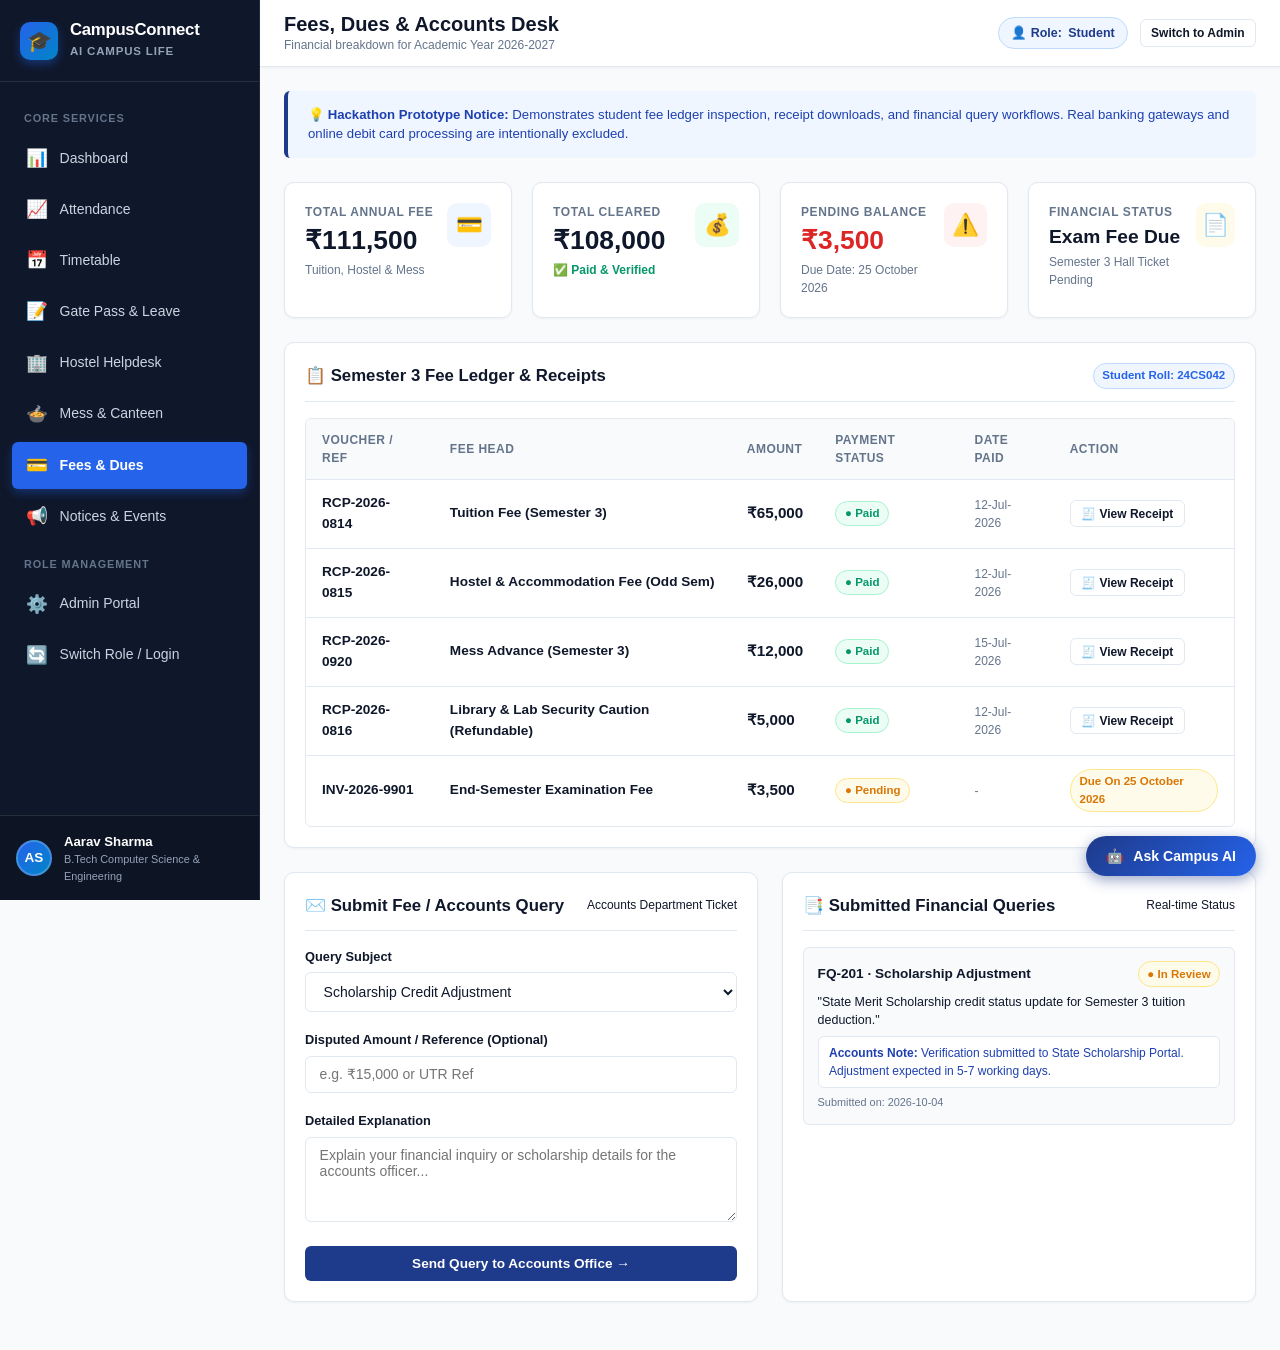
<file: fees.html>
<!DOCTYPE html>
<html lang="en">
<head>
    <meta charset="UTF-8">
    <meta name="viewport" content="width=device-width, initial-scale=1.0">
    <title>CampusConnect AI — Student Fees &amp; Accounts Desk</title>
    <link rel="stylesheet" href="style.css">
</head>
<body>
    <div class="app-container">
        <!-- Sidebar Navigation -->
        <aside class="app-sidebar">
            <div class="sidebar-header">
                <div class="sidebar-brand-icon">🎓</div>
                <div class="sidebar-brand-text">
                    <h1>CampusConnect</h1>
                    <span>AI Campus Life</span>
                </div>
            </div>

            <nav class="sidebar-nav">
                <span class="nav-section-title">Core Services</span>
                <a href="index.html" class="nav-link">
                    <span class="nav-icon">📊</span>
                    <span>Dashboard</span>
                </a>
                <a href="attendance.html" class="nav-link">
                    <span class="nav-icon">📈</span>
                    <span>Attendance</span>
                </a>
                <a href="timetable.html" class="nav-link">
                    <span class="nav-icon">📅</span>
                    <span>Timetable</span>
                </a>
                <a href="requests.html" class="nav-link">
                    <span class="nav-icon">📝</span>
                    <span>Gate Pass &amp; Leave</span>
                </a>
                <a href="hostel.html" class="nav-link">
                    <span class="nav-icon">🏢</span>
                    <span>Hostel Helpdesk</span>
                </a>
                <a href="mess-canteen.html" class="nav-link">
                    <span class="nav-icon">🍲</span>
                    <span>Mess &amp; Canteen</span>
                </a>
                <a href="fees.html" class="nav-link active">
                    <span class="nav-icon">💳</span>
                    <span>Fees &amp; Dues</span>
                </a>
                <a href="notices.html" class="nav-link">
                    <span class="nav-icon">📢</span>
                    <span>Notices &amp; Events</span>
                </a>

                <span class="nav-section-title">Role Management</span>
                <a href="admin.html" class="nav-link">
                    <span class="nav-icon">⚙️</span>
                    <span>Admin Portal</span>
                </a>
                <a href="login.html" class="nav-link">
                    <span class="nav-icon">🔄</span>
                    <span>Switch Role / Login</span>
                </a>
            </nav>

            <div class="sidebar-footer">
                <div class="user-mini-profile">
                    <div class="user-avatar current-user-avatar">AS</div>
                    <div class="user-details">
                        <div class="user-name current-user-name">Aarav Sharma</div>
                        <span class="user-role-badge current-user-dept">Student (24CS042)</span>
                    </div>
                </div>
            </div>
        </aside>

        <!-- Main Content Area -->
        <main class="app-main">
            <!-- Top Navbar -->
            <header class="top-navbar">
                <div class="top-nav-left">
                    <button class="mobile-menu-btn" aria-label="Toggle menu">☰</button>
                    <div class="page-title-crumb">
                        <h2>Fees, Dues &amp; Accounts Desk</h2>
                        <span>Financial breakdown for Academic Year 2026-2027</span>
                    </div>
                </div>
                <div class="top-nav-right">
                    <span class="role-switcher-pill">
                        <span>👤 Role:</span>
                        <strong class="current-user-role">Student</strong>
                    </span>
                    <button class="btn btn-outline btn-sm" onclick="switchUserRole('admin')">
                        Switch to Admin
                    </button>
                </div>
            </header>

            <!-- Page Content -->
            <div class="content-wrapper">
                <!-- Prototype Disclaimer Alert -->
                <div style="background: #eff6ff; border-left: 4px solid var(--primary); padding: 0.85rem 1.25rem; border-radius: var(--radius-sm); margin-bottom: 1.5rem; font-size: 0.825rem; color: #1e40af;">
                    💡 <strong>Hackathon Prototype Notice:</strong> Demonstrates student fee ledger inspection, receipt downloads, and financial query workflows. Real banking gateways and online debit card processing are intentionally excluded.
                </div>

                <!-- Stats Grid -->
                <div class="stats-grid">
                    <div class="stat-card">
                        <div class="stat-info">
                            <div class="stat-label">Total Annual Fee</div>
                            <div class="stat-value" id="fee-total-annual">₹1,11,500</div>
                            <div class="stat-sub">Tuition, Hostel &amp; Mess</div>
                        </div>
                        <div class="stat-icon blue">💳</div>
                    </div>

                    <div class="stat-card">
                        <div class="stat-info">
                            <div class="stat-label">Total Cleared</div>
                            <div class="stat-value" id="fee-total-paid">₹1,08,000</div>
                            <div class="stat-sub" style="color: var(--success); font-weight: 600;">✅ Paid &amp; Verified</div>
                        </div>
                        <div class="stat-icon green">💰</div>
                    </div>

                    <div class="stat-card">
                        <div class="stat-info">
                            <div class="stat-label">Pending Balance</div>
                            <div class="stat-value" id="fee-pending-balance" style="color: var(--danger);">₹3,500</div>
                            <div class="stat-sub" id="fee-due-date">Due: 25 Oct 2026</div>
                        </div>
                        <div class="stat-icon rose">⚠️</div>
                    </div>

                    <div class="stat-card">
                        <div class="stat-info">
                            <div class="stat-label">Financial Status</div>
                            <div class="stat-value" style="font-size: 1.2rem;">Exam Fee Due</div>
                            <div class="stat-sub">Semester 3 Hall Ticket Pending</div>
                        </div>
                        <div class="stat-icon amber">📄</div>
                    </div>
                </div>

                <!-- Fee Ledger Table Card -->
                <div class="card">
                    <div class="card-header">
                        <h3>📋 Semester 3 Fee Ledger &amp; Receipts</h3>
                        <span class="badge badge-info" id="fee-student-badge">Student Roll: 24CS042</span>
                    </div>

                    <div class="table-responsive">
                        <table class="table">
                            <thead>
                                <tr>
                                    <th>Voucher / Ref</th>
                                    <th>Fee Head</th>
                                    <th>Amount</th>
                                    <th>Payment Status</th>
                                    <th>Date Paid</th>
                                    <th>Action</th>
                                </tr>
                            </thead>
                            <tbody id="fee-breakdown-body">
                                <!-- Populated dynamically -->
                            </tbody>
                        </table>
                    </div>
                </div>

                <!-- 2 Column: Submit Fee Query & Track Queries -->
                <div class="grid-2">
                    <!-- Query Submission Form -->
                    <div class="card">
                        <div class="card-header">
                            <h3>✉️ Submit Fee / Accounts Query</h3>
                            <span class="text-muted" style="font-size: 0.75rem;">Accounts Department Ticket</span>
                        </div>

                        <form id="fee-query-form" onsubmit="handleFeeQuerySubmit(event)">
                            <div class="form-group">
                                <label class="form-label" for="fq-category">Query Subject</label>
                                <select id="fq-category" class="form-control" required>
                                    <option value="Scholarship Credit Adjustment">Scholarship Credit Adjustment</option>
                                    <option value="Payment Receipt Not Generated">Payment Receipt Not Generated</option>
                                    <option value="Exam Fee Discrepancy">Exam Fee Discrepancy</option>
                                    <option value="Hostel Caution Deposit Refund">Hostel Caution Deposit Refund</option>
                                    <option value="Installment Plan Request">Fee Installment Request</option>
                                </select>
                            </div>

                            <div class="form-group">
                                <label class="form-label" for="fq-amount">Disputed Amount / Reference (Optional)</label>
                                <input type="text" id="fq-amount" class="form-control" placeholder="e.g. ₹15,000 or UTR Ref">
                            </div>

                            <div class="form-group">
                                <label class="form-label" for="fq-details">Detailed Explanation</label>
                                <textarea id="fq-details" class="form-control" placeholder="Explain your financial inquiry or scholarship details for the accounts officer..." required></textarea>
                            </div>

                            <button type="submit" class="btn btn-primary btn-block">
                                Send Query to Accounts Office →
                            </button>
                        </form>
                    </div>

                    <!-- Submitted Financial Queries -->
                    <div class="card">
                        <div class="card-header">
                            <h3>📑 Submitted Financial Queries</h3>
                            <span class="text-muted" style="font-size: 0.75rem;">Real-time Status</span>
                        </div>

                        <div id="fee-queries-list" style="display: flex; flex-direction: column; gap: 0.85rem;">
                            <!-- Populated dynamically -->
                        </div>
                    </div>
                </div>
            </div>
        </main>
    </div>

    <!-- Official Fee Receipt Modal -->
    <div class="modal-overlay" id="receipt-modal">
        <div class="modal-card" style="max-width: 480px;">
            <div class="modal-header" style="background: linear-gradient(135deg, #1e3a8a, #0284c7); color: white;">
                <div>
                    <h3 style="color: white; font-size: 1.1rem; margin: 0;">University Accounts Office</h3>
                    <span style="font-size: 0.7rem; opacity: 0.85;">Official e-Receipt &amp; Payment Certificate</span>
                </div>
                <button class="modal-close-btn" style="color: white;" onclick="closeModal('receipt-modal')">×</button>
            </div>
            <div class="modal-body" id="receipt-modal-content">
                <!-- Dynamically rendered receipt -->
            </div>
            <div class="modal-footer" style="justify-content: center;">
                <button type="button" class="btn btn-primary btn-sm" onclick="window.print()">🖨️ Print Receipt</button>
                <button type="button" class="btn btn-outline btn-sm" onclick="closeModal('receipt-modal')">Close</button>
            </div>
        </div>
    </div>

    <!-- Scripts -->
    <script src="data.js"></script>
    <script src="script.js"></script>
    <script src="ai-assistant.js"></script>
    <script>
        document.addEventListener("DOMContentLoaded", () => {
            renderFeeData();
        });

        function renderFeeData() {
            const data = CampusData.getData();
            const activeUser = CampusData.getCurrentUser();
            const summary = data.fees.summary;
            const breakdown = data.fees.breakdown;
            const queries = data.fees.queries;

            // Student badge
            document.getElementById("fee-student-badge").textContent = `Student Roll: ${activeUser.rollNo || '24CS042'}`;

            // Summary cards
            document.getElementById("fee-total-annual").textContent = `₹${summary.totalAnnual.toLocaleString()}`;
            document.getElementById("fee-total-paid").textContent = `₹${summary.totalPaid.toLocaleString()}`;
            document.getElementById("fee-pending-balance").textContent = `₹${summary.pendingBalance.toLocaleString()}`;
            document.getElementById("fee-due-date").textContent = `Due Date: ${summary.dueDate}`;

            // Table
            const tbody = document.getElementById("fee-breakdown-body");
            tbody.innerHTML = breakdown.map(item => {
                const isPaid = item.status === "Paid";
                return `
                    <tr>
                        <td><strong>${item.receiptNo}</strong></td>
                        <td style="font-weight: 600;">${item.head}</td>
                        <td style="font-size: 0.95rem; font-weight: 700;">₹${item.amount.toLocaleString()}</td>
                        <td>${getStatusBadge(item.status)}</td>
                        <td style="font-size: 0.75rem; color: var(--text-muted);">${item.paidOn}</td>
                        <td>
                            ${isPaid ? 
                                `<button class="btn btn-outline btn-sm" onclick="viewReceipt('${item.id}')">🧾 View Receipt</button>` :
                                `<span class="badge badge-pending">Due on ${summary.dueDate}</span>`
                            }
                        </td>
                    </tr>
                `;
            }).join("");

            // Queries
            const qContainer = document.getElementById("fee-queries-list");
            if (queries.length === 0) {
                qContainer.innerHTML = `<div style="text-align: center; color: var(--text-muted); padding: 1.5rem;">No queries submitted yet.</div>`;
                return;
            }

            qContainer.innerHTML = queries.map(q => `
                <div style="background: #f8fafc; border: 1px solid var(--border-color); border-radius: var(--radius-sm); padding: 0.85rem;">
                    <div style="display: flex; justify-content: space-between; align-items: center; margin-bottom: 0.35rem;">
                        <span style="font-weight: 700; font-size: 0.85rem;">${q.id} · ${q.category}</span>
                        ${getStatusBadge(q.status)}
                    </div>
                    <div style="font-size: 0.78rem; color: var(--text-main); margin-bottom: 0.35rem;">"${q.description}"</div>
                    <div style="font-size: 0.75rem; background: white; border: 1px solid var(--border-color); padding: 0.45rem 0.65rem; border-radius: var(--radius-sm); color: #1e40af;">
                        <strong>Accounts Note:</strong> ${q.adminResponse}
                    </div>
                    <div style="font-size: 0.68rem; color: var(--text-muted); margin-top: 0.35rem;">Submitted on: ${q.submittedOn}</div>
                </div>
            `).join("");
        }

        function handleFeeQuerySubmit(e) {
            e.preventDefault();
            const details = document.getElementById("fq-details").value.trim();
            if (!details) {
                showToast("Please provide details for your financial query.", "warning");
                return;
            }

            const queryObj = {
                category: document.getElementById("fq-category").value,
                amount: document.getElementById("fq-amount").value || "N/A",
                description: details
            };

            const created = CampusData.addFeeQuery(queryObj);
            showToast(`Query ${created.id} submitted to Accounts Desk!`, "success");

            document.getElementById("fq-details").value = "";
            document.getElementById("fq-amount").value = "";
            renderFeeData();
        }

        function viewReceipt(id) {
            const data = CampusData.getData();
            const activeUser = CampusData.getCurrentUser();
            const item = data.fees.breakdown.find(f => f.id === id);
            if (!item) return;

            const content = document.getElementById("receipt-modal-content");
            content.innerHTML = `
                <div style="border-bottom: 2px dashed var(--border-color); padding-bottom: 1rem; margin-bottom: 1rem; text-align: center;">
                    <div style="font-size: 0.75rem; color: var(--text-muted); text-transform: uppercase; letter-spacing: 1px;">Official Transaction Receipt</div>
                    <div style="font-size: 1.35rem; font-weight: 800; color: var(--primary); margin: 0.25rem 0;">${item.receiptNo}</div>
                    <span class="badge badge-good">Payment Confirmed</span>
                </div>

                <div style="font-size: 0.825rem; line-height: 1.6; background: #f8fafc; padding: 1rem; border-radius: var(--radius-sm); border: 1px solid var(--border-color);">
                    <div><strong>Student Name:</strong> ${activeUser.name}</div>
                    <div><strong>Roll Number:</strong> ${activeUser.rollNo || '24CS042'}</div>
                    <div><strong>Program:</strong> ${activeUser.program || 'B.Tech CSE'}</div>
                    <div><strong>Fee Particulars:</strong> ${item.head}</div>
                    <div><strong>Transaction Date:</strong> ${item.paidOn}</div>
                    <div style="margin-top: 0.5rem; padding-top: 0.5rem; border-top: 1px solid var(--border-color); font-size: 1.05rem; font-weight: 800; color: var(--primary);">
                        Amount Cleared: ₹${item.amount.toLocaleString()}
                    </div>
                </div>

                <div style="font-size: 0.7rem; color: var(--text-muted); margin-top: 1rem; text-align: center;">
                    Digitally generated by CampusConnect AI Accounts Gateway. No physical signature required.
                </div>
            `;

            openModal("receipt-modal");
        }
    </script>
</body>
</html>
</file>
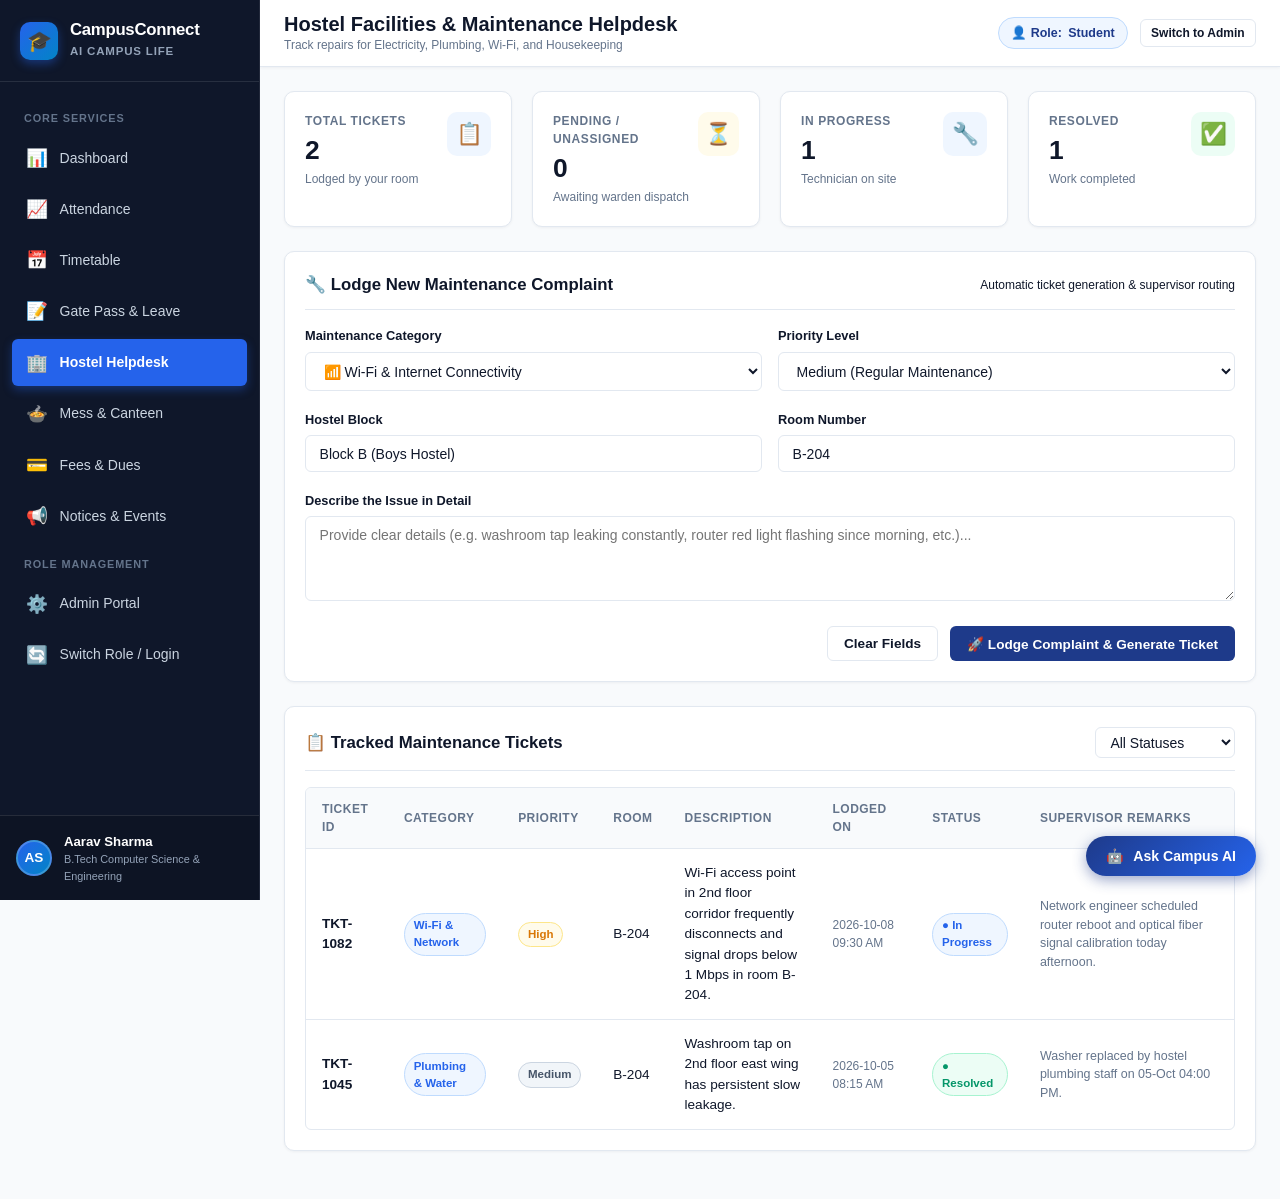
<file: hostel.html>
<!DOCTYPE html>
<html lang="en">
<head>
    <meta charset="UTF-8">
    <meta name="viewport" content="width=device-width, initial-scale=1.0">
    <title>CampusConnect AI — Hostel Maintenance Helpdesk</title>
    <link rel="stylesheet" href="style.css">
</head>
<body>
    <div class="app-container">
        <!-- Sidebar Navigation -->
        <aside class="app-sidebar">
            <div class="sidebar-header">
                <div class="sidebar-brand-icon">🎓</div>
                <div class="sidebar-brand-text">
                    <h1>CampusConnect</h1>
                    <span>AI Campus Life</span>
                </div>
            </div>

            <nav class="sidebar-nav">
                <span class="nav-section-title">Core Services</span>
                <a href="index.html" class="nav-link">
                    <span class="nav-icon">📊</span>
                    <span>Dashboard</span>
                </a>
                <a href="attendance.html" class="nav-link">
                    <span class="nav-icon">📈</span>
                    <span>Attendance</span>
                </a>
                <a href="timetable.html" class="nav-link">
                    <span class="nav-icon">📅</span>
                    <span>Timetable</span>
                </a>
                <a href="requests.html" class="nav-link">
                    <span class="nav-icon">📝</span>
                    <span>Gate Pass &amp; Leave</span>
                </a>
                <a href="hostel.html" class="nav-link active">
                    <span class="nav-icon">🏢</span>
                    <span>Hostel Helpdesk</span>
                </a>
                <a href="mess-canteen.html" class="nav-link">
                    <span class="nav-icon">🍲</span>
                    <span>Mess &amp; Canteen</span>
                </a>
                <a href="fees.html" class="nav-link">
                    <span class="nav-icon">💳</span>
                    <span>Fees &amp; Dues</span>
                </a>
                <a href="notices.html" class="nav-link">
                    <span class="nav-icon">📢</span>
                    <span>Notices &amp; Events</span>
                </a>

                <span class="nav-section-title">Role Management</span>
                <a href="admin.html" class="nav-link">
                    <span class="nav-icon">⚙️</span>
                    <span>Admin Portal</span>
                </a>
                <a href="login.html" class="nav-link">
                    <span class="nav-icon">🔄</span>
                    <span>Switch Role / Login</span>
                </a>
            </nav>

            <div class="sidebar-footer">
                <div class="user-mini-profile">
                    <div class="user-avatar current-user-avatar">AS</div>
                    <div class="user-details">
                        <div class="user-name current-user-name">Aarav Sharma</div>
                        <span class="user-role-badge current-user-dept">Student (24CS042)</span>
                    </div>
                </div>
            </div>
        </aside>

        <!-- Main Content Area -->
        <main class="app-main">
            <!-- Top Navbar -->
            <header class="top-navbar">
                <div class="top-nav-left">
                    <button class="mobile-menu-btn" aria-label="Toggle menu">☰</button>
                    <div class="page-title-crumb">
                        <h2>Hostel Facilities &amp; Maintenance Helpdesk</h2>
                        <span>Track repairs for Electricity, Plumbing, Wi-Fi, and Housekeeping</span>
                    </div>
                </div>
                <div class="top-nav-right">
                    <span class="role-switcher-pill">
                        <span>👤 Role:</span>
                        <strong class="current-user-role">Student</strong>
                    </span>
                    <button class="btn btn-outline btn-sm" onclick="switchUserRole('admin')">
                        Switch to Admin
                    </button>
                </div>
            </header>

            <!-- Page Content -->
            <div class="content-wrapper">
                <!-- Stats Grid -->
                <div class="stats-grid">
                    <div class="stat-card">
                        <div class="stat-info">
                            <div class="stat-label">Total Tickets</div>
                            <div class="stat-value" id="hostel-stat-total">--</div>
                            <div class="stat-sub">Lodged by your room</div>
                        </div>
                        <div class="stat-icon blue">📋</div>
                    </div>

                    <div class="stat-card">
                        <div class="stat-info">
                            <div class="stat-label">Pending / Unassigned</div>
                            <div class="stat-value" id="hostel-stat-pending">--</div>
                            <div class="stat-sub">Awaiting warden dispatch</div>
                        </div>
                        <div class="stat-icon amber">⏳</div>
                    </div>

                    <div class="stat-card">
                        <div class="stat-info">
                            <div class="stat-label">In Progress</div>
                            <div class="stat-value" id="hostel-stat-progress">--</div>
                            <div class="stat-sub">Technician on site</div>
                        </div>
                        <div class="stat-icon blue">🔧</div>
                    </div>

                    <div class="stat-card">
                        <div class="stat-info">
                            <div class="stat-label">Resolved</div>
                            <div class="stat-value" id="hostel-stat-resolved">--</div>
                            <div class="stat-sub">Work completed</div>
                        </div>
                        <div class="stat-icon green">✅</div>
                    </div>
                </div>

                <!-- Complaint Submission Form Card -->
                <div class="card">
                    <div class="card-header">
                        <h3>🔧 Lodge New Maintenance Complaint</h3>
                        <span class="text-muted" style="font-size: 0.75rem;">Automatic ticket generation &amp; supervisor routing</span>
                    </div>

                    <form id="complaint-form" onsubmit="handleComplaintSubmit(event)">
                        <div class="form-row">
                            <div class="form-group">
                                <label class="form-label" for="comp-category">Maintenance Category</label>
                                <select id="comp-category" class="form-control" required>
                                    <option value="Wi-Fi &amp; Network">📶 Wi-Fi &amp; Internet Connectivity</option>
                                    <option value="Plumbing &amp; Water">🚿 Plumbing &amp; Washroom Water</option>
                                    <option value="Electrical &amp; Lighting">⚡ Electrical, Fan &amp; Light Fitting</option>
                                    <option value="Cleaning &amp; Hygiene">🧹 Room &amp; Corridor Cleaning</option>
                                    <option value="Carpentry &amp; Furniture">🚪 Carpentry, Doors &amp; Study Table</option>
                                    <option value="Water Purifier / RO">💧 Drinking Water RO Cooler</option>
                                </select>
                            </div>

                            <div class="form-group">
                                <label class="form-label" for="comp-priority">Priority Level</label>
                                <select id="comp-priority" class="form-control" required>
                                    <option value="Medium">Medium (Regular Maintenance)</option>
                                    <option value="High">High (Impacting Daily Routine)</option>
                                    <option value="Urgent">Urgent / Emergency (Safety / Water Leak)</option>
                                </select>
                            </div>
                        </div>

                        <div class="form-row">
                            <div class="form-group">
                                <label class="form-label" for="comp-block">Hostel Block</label>
                                <input type="text" id="comp-block" class="form-control" value="Block B (Boys Hostel)" readonly>
                            </div>
                            <div class="form-group">
                                <label class="form-label" for="comp-room">Room Number</label>
                                <input type="text" id="comp-room" class="form-control" value="B-204" required>
                            </div>
                        </div>

                        <div class="form-group">
                            <label class="form-label" for="comp-desc">Describe the Issue in Detail</label>
                            <textarea id="comp-desc" class="form-control" placeholder="Provide clear details (e.g. washroom tap leaking constantly, router red light flashing since morning, etc.)..." required></textarea>
                        </div>

                        <div style="display: flex; justify-content: flex-end; gap: 0.75rem;">
                            <button type="reset" class="btn btn-outline">Clear Fields</button>
                            <button type="submit" class="btn btn-primary">
                                🚀 Lodge Complaint &amp; Generate Ticket
                            </button>
                        </div>
                    </form>
                </div>

                <!-- Complaint Tickets Tracker Card -->
                <div class="card">
                    <div class="card-header">
                        <h3>📋 Tracked Maintenance Tickets</h3>
                        <div style="display: flex; gap: 0.5rem;">
                            <select id="comp-status-filter" class="form-control" style="width: 140px; padding: 0.35rem 0.65rem;" onchange="renderTickets()">
                                <option value="All">All Statuses</option>
                                <option value="Pending">Pending</option>
                                <option value="In Progress">In Progress</option>
                                <option value="Resolved">Resolved</option>
                            </select>
                        </div>
                    </div>

                    <div class="table-responsive">
                        <table class="table">
                            <thead>
                                <tr>
                                    <th>Ticket ID</th>
                                    <th>Category</th>
                                    <th>Priority</th>
                                    <th>Room</th>
                                    <th>Description</th>
                                    <th>Lodged On</th>
                                    <th>Status</th>
                                    <th>Supervisor Remarks</th>
                                </tr>
                            </thead>
                            <tbody id="tickets-table-body">
                                <!-- Populated dynamically -->
                            </tbody>
                        </table>
                    </div>
                </div>
            </div>
        </main>
    </div>

    <!-- Scripts -->
    <script src="data.js"></script>
    <script src="script.js"></script>
    <script src="ai-assistant.js"></script>
    <script>
        document.addEventListener("DOMContentLoaded", () => {
            const activeUser = CampusData.getCurrentUser();
            document.getElementById("comp-room").value = activeUser.roomNo || "B-204";
            document.getElementById("comp-block").value = activeUser.hostel || "Block B (Boys Hostel)";
            renderTickets();
        });

        function handleComplaintSubmit(e) {
            e.preventDefault();
            const desc = document.getElementById("comp-desc").value.trim();
            if (!desc) {
                showToast("Please enter a description for the problem.", "warning");
                return;
            }

            const compObj = {
                category: document.getElementById("comp-category").value,
                priority: document.getElementById("comp-priority").value,
                block: document.getElementById("comp-block").value,
                room: document.getElementById("comp-room").value,
                description: desc
            };

            const created = CampusData.addComplaint(compObj);
            showToast(`Complaint lodged successfully! Ticket ID: ${created.id}`, "success");

            document.getElementById("comp-desc").value = "";
            renderTickets();
        }

        function renderTickets() {
            const data = CampusData.getData();
            const filter = document.getElementById("comp-status-filter").value;
            const tbody = document.getElementById("tickets-table-body");

            let list = data.hostelComplaints;

            // Update stats
            document.getElementById("hostel-stat-total").textContent = list.length;
            document.getElementById("hostel-stat-pending").textContent = list.filter(t => t.status === "Pending").length;
            document.getElementById("hostel-stat-progress").textContent = list.filter(t => t.status === "In Progress").length;
            document.getElementById("hostel-stat-resolved").textContent = list.filter(t => t.status === "Resolved").length;

            if (filter !== "All") {
                list = list.filter(t => t.status === filter);
            }

            if (list.length === 0) {
                tbody.innerHTML = `<tr><td colspan="8" style="text-align: center; color: var(--text-muted); padding: 2rem;">No maintenance tickets found for selected status.</td></tr>`;
                return;
            }

            tbody.innerHTML = list.map(ticket => {
                let prioBadge = '<span class="badge badge-neutral">Medium</span>';
                if (ticket.priority === 'High') prioBadge = '<span class="badge badge-pending">High</span>';
                if (ticket.priority === 'Urgent') prioBadge = '<span class="badge badge-urgent">Urgent</span>';

                return `
                    <tr>
                        <td><strong>${ticket.id}</strong></td>
                        <td><span class="badge badge-info">${ticket.category}</span></td>
                        <td>${prioBadge}</td>
                        <td>${ticket.room}</td>
                        <td style="max-width: 250px;">${ticket.description}</td>
                        <td style="font-size: 0.75rem; color: var(--text-muted);">${ticket.submittedOn}</td>
                        <td>${getStatusBadge(ticket.status)}</td>
                        <td style="font-size: 0.78rem; color: var(--text-muted);">${ticket.adminRemarks}</td>
                    </tr>
                `;
            }).join("");
        }
    </script>
</body>
</html>
</file>
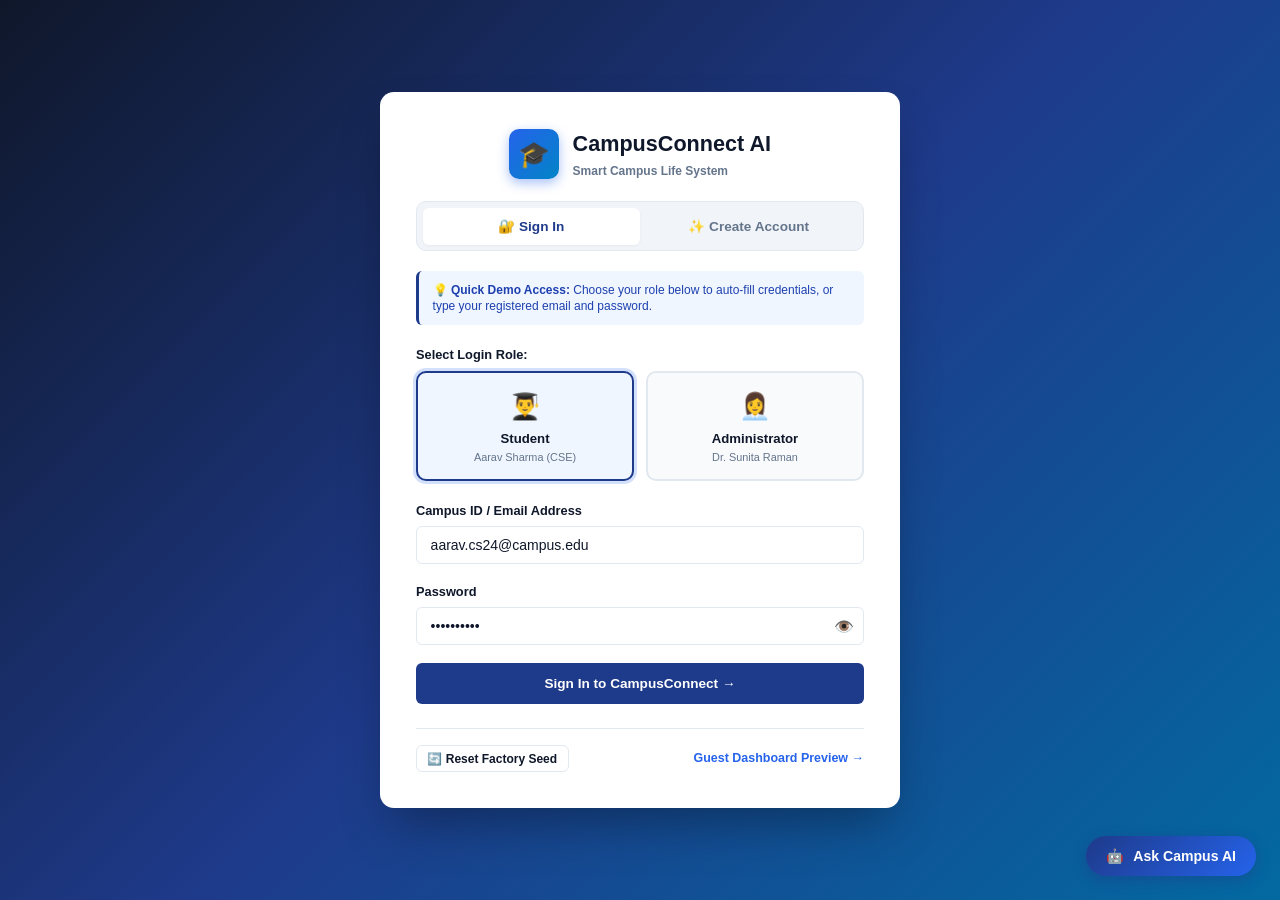
<file: login.html>
<!DOCTYPE html>
<html lang="en">
<head>
    <meta charset="UTF-8">
    <meta name="viewport" content="width=device-width, initial-scale=1.0">
    <title>CampusConnect AI — Sign In &amp; Register Account</title>
    <link rel="stylesheet" href="style.css">
    <style>
        .login-page-wrapper {
            min-height: 100vh;
            display: flex;
            align-items: center;
            justify-content: center;
            background: linear-gradient(135deg, #0f172a 0%, #1e3a8a 50%, #0369a1 100%);
            padding: 1.5rem;
        }
        .login-container {
            width: 100%;
            max-width: 520px;
            background: #ffffff;
            border-radius: var(--radius-lg);
            box-shadow: 0 25px 50px -12px rgba(0, 0, 0, 0.35);
            padding: 2.25rem;
            animation: modalSlide 0.3s ease-out;
        }
        .login-brand {
            display: flex;
            align-items: center;
            gap: 0.85rem;
            margin-bottom: 1.25rem;
            justify-content: center;
        }
        .login-brand-icon {
            width: 50px;
            height: 50px;
            background: linear-gradient(135deg, #2563eb, #0284c7);
            border-radius: var(--radius-md);
            display: flex;
            align-items: center;
            justify-content: center;
            font-size: 1.6rem;
            color: white;
            box-shadow: 0 4px 12px rgba(37, 99, 235, 0.4);
        }
        .auth-nav-tabs {
            display: flex;
            background: #f1f5f9;
            border-radius: var(--radius-md);
            padding: 0.35rem;
            margin-bottom: 1.25rem;
            border: 1px solid var(--border-color);
        }
        .auth-tab-btn {
            flex: 1;
            padding: 0.65rem 0.5rem;
            border: none;
            background: transparent;
            font-size: 0.85rem;
            font-weight: 700;
            color: var(--text-muted);
            border-radius: var(--radius-sm);
            cursor: pointer;
            transition: var(--transition);
        }
        .auth-tab-btn.active {
            background: #ffffff;
            color: var(--primary);
            box-shadow: var(--shadow-sm);
        }
        .role-cards-grid {
            display: grid;
            grid-template-columns: 1fr 1fr;
            gap: 0.75rem;
            margin-bottom: 1.25rem;
        }
        .role-select-btn {
            background: #f8fafc;
            border: 2px solid var(--border-color);
            border-radius: var(--radius-md);
            padding: 0.85rem 0.65rem;
            text-align: center;
            cursor: pointer;
            transition: var(--transition);
        }
        .role-select-btn:hover {
            border-color: var(--primary);
            background: var(--primary-light);
            transform: translateY(-2px);
        }
        .role-select-btn.selected {
            border-color: var(--primary);
            background: var(--primary-light);
            box-shadow: 0 0 0 3px rgba(37, 99, 235, 0.2);
        }
        .role-icon {
            font-size: 1.6rem;
            margin-bottom: 0.25rem;
            display: block;
        }
        .role-title {
            font-weight: 700;
            font-size: 0.825rem;
            color: var(--text-main);
            display: block;
        }
        .role-subtitle {
            font-size: 0.68rem;
            color: var(--text-muted);
            display: block;
        }
        .demo-notice {
            background: #eff6ff;
            border-left: 3px solid var(--primary);
            padding: 0.65rem 0.85rem;
            border-radius: var(--radius-sm);
            font-size: 0.75rem;
            color: #1e40af;
            margin-bottom: 1.25rem;
            line-height: 1.4;
        }
        .admin-security-box {
            background: #fff1f2;
            border: 1px solid #fecaca;
            border-radius: var(--radius-sm);
            padding: 0.85rem;
            margin-bottom: 1rem;
        }
    </style>
</head>
<body>
    <div class="login-page-wrapper">
        <div class="login-container">
            <!-- Brand -->
            <div class="login-brand">
                <div class="login-brand-icon">🎓</div>
                <div>
                    <h1 style="font-size: 1.35rem; font-weight: 800; color: #0f172a; margin: 0;">CampusConnect AI</h1>
                    <span style="font-size: 0.75rem; color: #64748b; font-weight: 600;">Smart Campus Life System</span>
                </div>
            </div>

            <!-- Tab Switcher: Sign In vs. Create Account -->
            <div class="auth-nav-tabs">
                <button type="button" class="auth-tab-btn active" id="tab-login" onclick="switchAuthTab('login')">
                    🔐 Sign In
                </button>
                <button type="button" class="auth-tab-btn" id="tab-register" onclick="switchAuthTab('register')">
                    ✨ Create Account
                </button>
            </div>

            <!-- TAB 1: SIGN IN FORM -->
            <div id="auth-panel-login">
                <div class="demo-notice">
                    💡 <strong>Quick Demo Access:</strong> Choose your role below to auto-fill credentials, or type your registered email and password.
                </div>

                <label class="form-label">Select Login Role:</label>
                <div class="role-cards-grid">
                    <div class="role-select-btn selected" id="role-btn-student" onclick="chooseLoginRole('student')">
                        <span class="role-icon">👨‍🎓</span>
                        <span class="role-title">Student</span>
                        <span class="role-subtitle">Aarav Sharma (CSE)</span>
                    </div>
                    <div class="role-select-btn" id="role-btn-admin" onclick="chooseLoginRole('admin')">
                        <span class="role-icon">👩‍💼</span>
                        <span class="role-title">Administrator</span>
                        <span class="role-subtitle">Dr. Sunita Raman</span>
                    </div>
                </div>

                <form id="login-form" onsubmit="handleLoginSubmit(event)">
                    <div class="form-group">
                        <label class="form-label" for="login-email">Campus ID / Email Address</label>
                        <input type="email" id="login-email" class="form-control" value="aarav.cs24@campus.edu" required>
                    </div>

                    <div class="form-group">
                        <label class="form-label" for="login-password">Password</label>
                        <div class="password-field-wrapper">
                            <input type="password" id="login-password" class="form-control" value="student123" required>
                            <button type="button" class="pwd-toggle-btn" onclick="togglePasswordVisibility('login-password')" title="Show/Hide Password">👁️</button>
                        </div>
                    </div>

                    <button type="submit" class="btn btn-primary btn-block" style="padding: 0.75rem;">
                        Sign In to CampusConnect →
                    </button>
                </form>
            </div>

            <!-- TAB 2: CREATE ACCOUNT FORM -->
            <div id="auth-panel-register" style="display: none;">
                <div class="demo-notice" style="background: #ecfdf5; border-color: var(--success); color: #065f46;">
                    📝 <strong>Account Registration:</strong> Registered profiles are stored securely in browser `localStorage`.
                </div>

                <label class="form-label">Select Account Type to Create:</label>
                <div class="role-cards-grid">
                    <div class="role-select-btn selected" id="reg-role-btn-student" onclick="chooseRegisterRole('student')">
                        <span class="role-icon">👨‍🎓</span>
                        <span class="role-title">Student Profile</span>
                        <span class="role-subtitle">Academic &amp; Hostel Life</span>
                    </div>
                    <div class="role-select-btn" id="reg-role-btn-admin" onclick="chooseRegisterRole('admin')">
                        <span class="role-icon">🛡️</span>
                        <span class="role-title">Staff / Admin</span>
                        <span class="role-subtitle">Requires Master Key</span>
                    </div>
                </div>

                <!-- Admin Security Authorization Field (Displayed only when Staff is selected) -->
                <div id="admin-security-prompt" class="admin-security-box" style="display: none;">
                    <div style="font-size: 0.78rem; font-weight: 700; color: #991b1b; margin-bottom: 0.35rem;">
                        🔒 Staff Master Security Verification
                    </div>
                    <div style="font-size: 0.72rem; color: #7f1d1d; margin-bottom: 0.5rem;">
                        Only verified university faculty and administrators may create an admin profile. Enter the institutional security key:
                    </div>
                    <div class="password-field-wrapper">
                        <input type="password" id="reg-admin-passcode" class="form-control" placeholder="Enter Admin Master Passcode (Demo: ADMIN@CAMPUS2026)">
                        <button type="button" class="pwd-toggle-btn" onclick="togglePasswordVisibility('reg-admin-passcode')">👁️</button>
                    </div>
                </div>

                <form id="register-form" onsubmit="handleRegisterSubmit(event)">
                    <div class="form-group">
                        <label class="form-label" for="reg-name">Full Name</label>
                        <input type="text" id="reg-name" class="form-control" placeholder="e.g. Rahul Verma" required>
                    </div>

                    <div class="form-row">
                        <div class="form-group">
                            <label class="form-label" for="reg-email">Email / Campus ID</label>
                            <input type="email" id="reg-email" class="form-control" placeholder="e.g. rahul.v@campus.edu" required>
                        </div>
                        <div class="form-group">
                            <label class="form-label" for="reg-identifier" id="lbl-identifier">Student Roll Number</label>
                            <input type="text" id="reg-identifier" class="form-control" placeholder="e.g. 24CS109" required>
                        </div>
                    </div>

                    <div class="form-row">
                        <div class="form-group">
                            <label class="form-label" for="reg-dept">Department / Program</label>
                            <input type="text" id="reg-dept" class="form-control" placeholder="e.g. B.Tech Computer Science" required>
                        </div>
                        <div class="form-group">
                            <label class="form-label" for="reg-room" id="lbl-room">Hostel Block &amp; Room</label>
                            <input type="text" id="reg-room" class="form-control" placeholder="e.g. Block B - 302" required>
                        </div>
                    </div>

                    <div class="form-row">
                        <div class="form-group">
                            <label class="form-label" for="reg-password">Password</label>
                            <div class="password-field-wrapper">
                                <input type="password" id="reg-password" class="form-control" placeholder="Min. 6 chars" required>
                                <button type="button" class="pwd-toggle-btn" onclick="togglePasswordVisibility('reg-password')">👁️</button>
                            </div>
                        </div>
                        <div class="form-group">
                            <label class="form-label" for="reg-confirm-password">Confirm Password</label>
                            <div class="password-field-wrapper">
                                <input type="password" id="reg-confirm-password" class="form-control" placeholder="Re-type password" required>
                                <button type="button" class="pwd-toggle-btn" onclick="togglePasswordVisibility('reg-confirm-password')">👁️</button>
                            </div>
                        </div>
                    </div>

                    <button type="submit" class="btn btn-success btn-block" style="padding: 0.75rem;">
                        ✨ Create Account &amp; Log In →
                    </button>
                </form>
            </div>

            <!-- Footer Tools -->
            <div style="margin-top: 1.5rem; text-align: center; border-top: 1px solid var(--border-color); padding-top: 1rem; display: flex; justify-content: space-between; align-items: center;">
                <button type="button" class="btn btn-outline btn-sm" onclick="quickResetData()">
                    🔄 Reset Factory Seed
                </button>
                <a href="index.html" style="font-size: 0.78rem; font-weight: 600;">
                    Guest Dashboard Preview →
                </a>
            </div>
        </div>
    </div>

    <!-- Scripts -->
    <script src="data.js"></script>
    <script src="script.js"></script>
    <script src="ai-assistant.js"></script>
    <script>
        let currentLoginRole = 'student';
        let currentRegisterRole = 'student';

        function switchAuthTab(tab) {
            const loginBtn = document.getElementById("tab-login");
            const regBtn = document.getElementById("tab-register");
            const loginPanel = document.getElementById("auth-panel-login");
            const regPanel = document.getElementById("auth-panel-register");

            if (tab === 'login') {
                loginBtn.classList.add("active");
                regBtn.classList.remove("active");
                loginPanel.style.display = "block";
                regPanel.style.display = "none";
            } else {
                regBtn.classList.add("active");
                loginBtn.classList.remove("active");
                regPanel.style.display = "block";
                loginPanel.style.display = "none";
            }
        }

        function chooseLoginRole(role) {
            currentLoginRole = role;
            const studentBtn = document.getElementById("role-btn-student");
            const adminBtn = document.getElementById("role-btn-admin");
            const emailInput = document.getElementById("login-email");
            const passInput = document.getElementById("login-password");

            if (role === 'student') {
                studentBtn.classList.add("selected");
                adminBtn.classList.remove("selected");
                emailInput.value = "aarav.cs24@campus.edu";
                passInput.value = "student123";
            } else {
                adminBtn.classList.add("selected");
                studentBtn.classList.remove("selected");
                emailInput.value = "dean.affairs@campus.edu";
                passInput.value = "admin123";
            }
        }

        function chooseRegisterRole(role) {
            currentRegisterRole = role;
            const stuBtn = document.getElementById("reg-role-btn-student");
            const admBtn = document.getElementById("reg-role-btn-admin");
            const lblIdentifier = document.getElementById("lbl-identifier");
            const lblRoom = document.getElementById("lbl-room");
            const adminPrompt = document.getElementById("admin-security-prompt");
            const adminPasscodeField = document.getElementById("reg-admin-passcode");

            if (role === 'student') {
                stuBtn.classList.add("selected");
                admBtn.classList.remove("selected");
                lblIdentifier.textContent = "Student Roll Number";
                lblRoom.textContent = "Hostel Block & Room";
                document.getElementById("reg-identifier").placeholder = "e.g. 24CS109";
                document.getElementById("reg-room").placeholder = "e.g. Block B - 302";
                adminPrompt.style.display = "none";
                adminPasscodeField.required = false;
            } else {
                admBtn.classList.add("selected");
                stuBtn.classList.remove("selected");
                lblIdentifier.textContent = "Staff / Admin ID";
                lblRoom.textContent = "Department Office Room";
                document.getElementById("reg-identifier").placeholder = "e.g. ADM-204";
                document.getElementById("reg-room").placeholder = "e.g. Admin Block 104";
                adminPrompt.style.display = "block";
                adminPasscodeField.required = true;
                adminPasscodeField.focus();
            }
        }

        function togglePasswordVisibility(fieldId) {
            const input = document.getElementById(fieldId);
            if (!input) return;
            if (input.type === "password") {
                input.type = "text";
            } else {
                input.type = "password";
            }
        }

        function handleLoginSubmit(e) {
            e.preventDefault();
            const email = document.getElementById("login-email").value.trim();
            const password = document.getElementById("login-password").value;

            const res = CampusData.authenticateUser(email, password, currentLoginRole);
            if (res.success) {
                showToast(`Authenticated as ${res.user.name}!`, "success");
                setTimeout(() => {
                    if (currentLoginRole === 'admin') {
                        window.location.href = "admin.html";
                    } else {
                        window.location.href = "index.html";
                    }
                }, 350);
            } else {
                showToast(res.message || "Invalid credentials for this role.", "error");
            }
        }

        function handleRegisterSubmit(e) {
            e.preventDefault();
            const pass = document.getElementById("reg-password").value;
            const confirmPass = document.getElementById("reg-confirm-password").value;

            if (pass !== confirmPass) {
                showToast("Passwords do not match. Please re-check.", "error");
                return;
            }

            if (pass.length < 6) {
                showToast("Password must be at least 6 characters long.", "warning");
                return;
            }

            const regData = {
                name: document.getElementById("reg-name").value.trim(),
                email: document.getElementById("reg-email").value.trim(),
                password: pass,
                role: currentRegisterRole,
                rollNo: document.getElementById("reg-identifier").value.trim(),
                program: document.getElementById("reg-dept").value.trim(),
                roomNo: document.getElementById("reg-room").value.trim(),
                hostel: document.getElementById("reg-room").value.trim(),
                adminPasscode: document.getElementById("reg-admin-passcode") ? document.getElementById("reg-admin-passcode").value : ""
            };

            const res = CampusData.registerUser(regData);
            if (res.success) {
                showToast(`Welcome to CampusConnect, ${res.user.name}!`, "success");
                setTimeout(() => {
                    if (currentRegisterRole === 'admin') {
                        window.location.href = "admin.html";
                    } else {
                        window.location.href = "index.html";
                    }
                }, 400);
            } else {
                showToast(res.message, "error");
            }
        }

        function quickResetData() {
            CampusData.resetData();
            showToast("Demo data reset to factory initial state!", "info");
            chooseLoginRole('student');
        }
    </script>
</body>
</html>
</file>
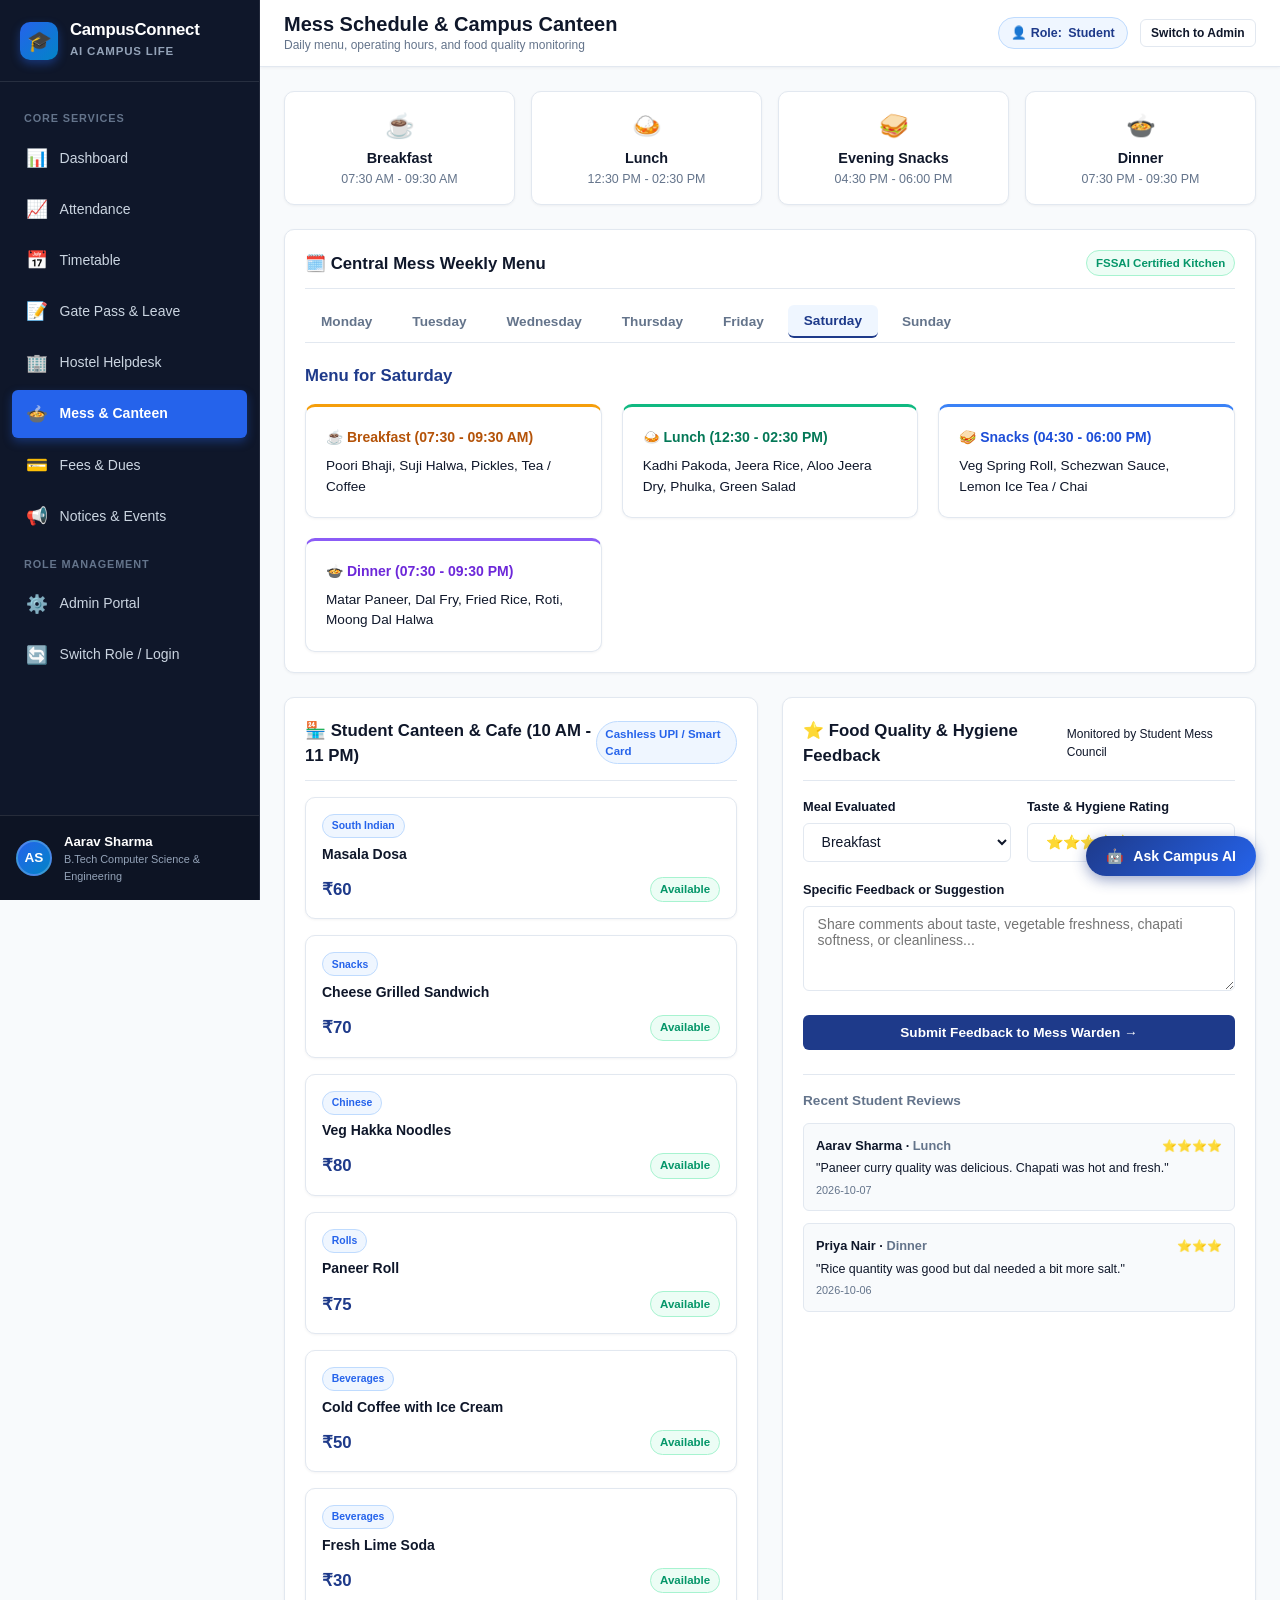
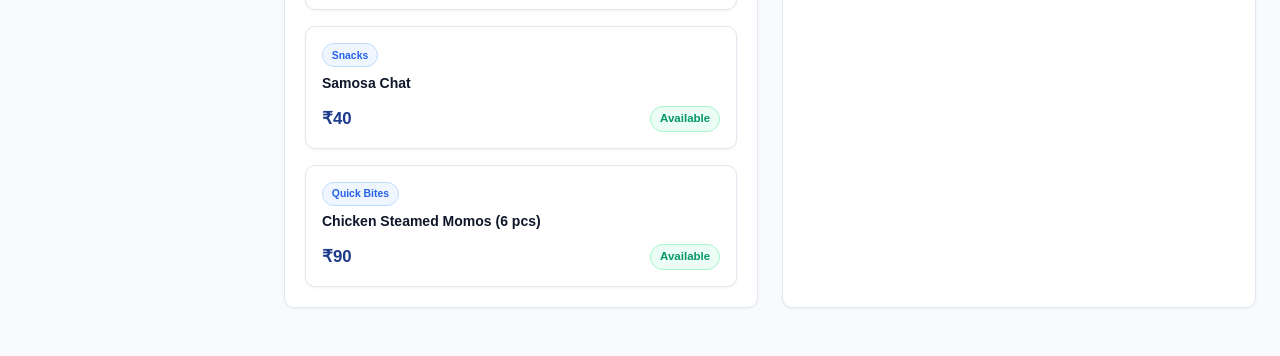
<file: mess-canteen.html>
<!DOCTYPE html>
<html lang="en">
<head>
    <meta charset="UTF-8">
    <meta name="viewport" content="width=device-width, initial-scale=1.0">
    <title>CampusConnect AI — Mess &amp; Canteen Hub</title>
    <link rel="stylesheet" href="style.css">
    <style>
        .meal-timing-grid {
            display: grid;
            grid-template-columns: repeat(auto-fit, minmax(200px, 1fr));
            gap: 1rem;
            margin-bottom: 1.5rem;
        }
        .meal-slot-pill {
            background: white;
            border: 1px solid var(--border-color);
            border-radius: var(--radius-md);
            padding: 1rem;
            text-align: center;
            box-shadow: var(--shadow-sm);
            position: relative;
        }
        .meal-slot-pill.active-now {
            border-color: var(--primary);
            background: var(--primary-light);
            box-shadow: 0 0 0 2px rgba(37, 99, 235, 0.25);
        }
        .menu-meals-grid {
            display: grid;
            grid-template-columns: repeat(auto-fit, minmax(240px, 1fr));
            gap: 1.25rem;
        }
        .meal-card {
            background: #ffffff;
            border: 1px solid var(--border-color);
            border-radius: var(--radius-md);
            padding: 1.25rem;
            box-shadow: var(--shadow-sm);
        }
        .canteen-grid {
            display: grid;
            grid-template-columns: repeat(auto-fill, minmax(210px, 1fr));
            gap: 1rem;
        }
        .canteen-item-card {
            background: white;
            border: 1px solid var(--border-color);
            border-radius: var(--radius-md);
            padding: 1rem;
            display: flex;
            flex-direction: column;
            justify-content: space-between;
            box-shadow: var(--shadow-sm);
        }
    </style>
</head>
<body>
    <div class="app-container">
        <!-- Sidebar Navigation -->
        <aside class="app-sidebar">
            <div class="sidebar-header">
                <div class="sidebar-brand-icon">🎓</div>
                <div class="sidebar-brand-text">
                    <h1>CampusConnect</h1>
                    <span>AI Campus Life</span>
                </div>
            </div>

            <nav class="sidebar-nav">
                <span class="nav-section-title">Core Services</span>
                <a href="index.html" class="nav-link">
                    <span class="nav-icon">📊</span>
                    <span>Dashboard</span>
                </a>
                <a href="attendance.html" class="nav-link">
                    <span class="nav-icon">📈</span>
                    <span>Attendance</span>
                </a>
                <a href="timetable.html" class="nav-link">
                    <span class="nav-icon">📅</span>
                    <span>Timetable</span>
                </a>
                <a href="requests.html" class="nav-link">
                    <span class="nav-icon">📝</span>
                    <span>Gate Pass &amp; Leave</span>
                </a>
                <a href="hostel.html" class="nav-link">
                    <span class="nav-icon">🏢</span>
                    <span>Hostel Helpdesk</span>
                </a>
                <a href="mess-canteen.html" class="nav-link active">
                    <span class="nav-icon">🍲</span>
                    <span>Mess &amp; Canteen</span>
                </a>
                <a href="fees.html" class="nav-link">
                    <span class="nav-icon">💳</span>
                    <span>Fees &amp; Dues</span>
                </a>
                <a href="notices.html" class="nav-link">
                    <span class="nav-icon">📢</span>
                    <span>Notices &amp; Events</span>
                </a>

                <span class="nav-section-title">Role Management</span>
                <a href="admin.html" class="nav-link">
                    <span class="nav-icon">⚙️</span>
                    <span>Admin Portal</span>
                </a>
                <a href="login.html" class="nav-link">
                    <span class="nav-icon">🔄</span>
                    <span>Switch Role / Login</span>
                </a>
            </nav>

            <div class="sidebar-footer">
                <div class="user-mini-profile">
                    <div class="user-avatar current-user-avatar">AS</div>
                    <div class="user-details">
                        <div class="user-name current-user-name">Aarav Sharma</div>
                        <span class="user-role-badge current-user-dept">Student (24CS042)</span>
                    </div>
                </div>
            </div>
        </aside>

        <!-- Main Content Area -->
        <main class="app-main">
            <!-- Top Navbar -->
            <header class="top-navbar">
                <div class="top-nav-left">
                    <button class="mobile-menu-btn" aria-label="Toggle menu">☰</button>
                    <div class="page-title-crumb">
                        <h2>Mess Schedule &amp; Campus Canteen</h2>
                        <span>Daily menu, operating hours, and food quality monitoring</span>
                    </div>
                </div>
                <div class="top-nav-right">
                    <span class="role-switcher-pill">
                        <span>👤 Role:</span>
                        <strong class="current-user-role">Student</strong>
                    </span>
                    <button class="btn btn-outline btn-sm" onclick="switchUserRole('admin')">
                        Switch to Admin
                    </button>
                </div>
            </header>

            <!-- Page Content -->
            <div class="content-wrapper">
                <!-- Meal Timings Banner -->
                <div class="meal-timing-grid">
                    <div class="meal-slot-pill" id="pill-breakfast">
                        <div style="font-size: 1.5rem; margin-bottom: 0.25rem;">☕</div>
                        <div style="font-weight: 700; font-size: 0.9rem;">Breakfast</div>
                        <div style="font-size: 0.78rem; color: var(--text-muted);">07:30 AM - 09:30 AM</div>
                    </div>
                    <div class="meal-slot-pill" id="pill-lunch">
                        <div style="font-size: 1.5rem; margin-bottom: 0.25rem;">🍛</div>
                        <div style="font-weight: 700; font-size: 0.9rem;">Lunch</div>
                        <div style="font-size: 0.78rem; color: var(--text-muted);">12:30 PM - 02:30 PM</div>
                    </div>
                    <div class="meal-slot-pill" id="pill-snacks">
                        <div style="font-size: 1.5rem; margin-bottom: 0.25rem;">🥪</div>
                        <div style="font-weight: 700; font-size: 0.9rem;">Evening Snacks</div>
                        <div style="font-size: 0.78rem; color: var(--text-muted);">04:30 PM - 06:00 PM</div>
                    </div>
                    <div class="meal-slot-pill" id="pill-dinner">
                        <div style="font-size: 1.5rem; margin-bottom: 0.25rem;">🍲</div>
                        <div style="font-weight: 700; font-size: 0.9rem;">Dinner</div>
                        <div style="font-size: 0.78rem; color: var(--text-muted);">07:30 PM - 09:30 PM</div>
                    </div>
                </div>

                <!-- Weekly Mess Menu Tabs & Display -->
                <div class="card">
                    <div class="card-header">
                        <h3>🗓️ Central Mess Weekly Menu</h3>
                        <div class="header-action">
                            <span class="badge badge-good">FSSAI Certified Kitchen</span>
                        </div>
                    </div>

                    <div class="tab-nav" id="mess-day-tabs">
                        <button class="tab-btn" onclick="selectMessDay('Monday')">Monday</button>
                        <button class="tab-btn" onclick="selectMessDay('Tuesday')">Tuesday</button>
                        <button class="tab-btn" onclick="selectMessDay('Wednesday')">Wednesday</button>
                        <button class="tab-btn" onclick="selectMessDay('Thursday')">Thursday</button>
                        <button class="tab-btn" onclick="selectMessDay('Friday')">Friday</button>
                        <button class="tab-btn" onclick="selectMessDay('Saturday')">Saturday</button>
                        <button class="tab-btn" onclick="selectMessDay('Sunday')">Sunday</button>
                    </div>

                    <div style="margin-bottom: 1rem; font-weight: 700; font-size: 1.05rem; color: var(--primary);">
                        Menu for <span id="display-selected-day">Friday</span>
                    </div>

                    <div class="menu-meals-grid" id="meals-container">
                        <!-- Populated dynamically -->
                    </div>
                </div>

                <!-- 2 Column Section: Canteen Items & Student Feedback -->
                <div class="grid-2">
                    <!-- Student Canteen Menu -->
                    <div class="card">
                        <div class="card-header">
                            <h3>🏪 Student Canteen &amp; Cafe (10 AM - 11 PM)</h3>
                            <span class="badge badge-info">Cashless UPI / Smart Card</span>
                        </div>
                        <div class="canteen-grid" id="canteen-items-container">
                            <!-- Populated dynamically -->
                        </div>
                    </div>

                    <!-- Mess Feedback & Hygiene Rating -->
                    <div class="card">
                        <div class="card-header">
                            <h3>⭐ Food Quality &amp; Hygiene Feedback</h3>
                            <span class="text-muted" style="font-size: 0.75rem;">Monitored by Student Mess Council</span>
                        </div>

                        <form id="mess-feedback-form" onsubmit="handleFeedbackSubmit(event)" style="margin-bottom: 1.5rem;">
                            <div class="form-row">
                                <div class="form-group">
                                    <label class="form-label" for="fb-meal">Meal Evaluated</label>
                                    <select id="fb-meal" class="form-control" required>
                                        <option value="Breakfast">Breakfast</option>
                                        <option value="Lunch">Lunch</option>
                                        <option value="Snacks">Snacks</option>
                                        <option value="Dinner">Dinner</option>
                                    </select>
                                </div>
                                <div class="form-group">
                                    <label class="form-label" for="fb-rating">Taste &amp; Hygiene Rating</label>
                                    <select id="fb-rating" class="form-control" required>
                                        <option value="5">⭐⭐⭐⭐⭐ Excellent (5/5)</option>
                                        <option value="4">⭐⭐⭐⭐ Good (4/5)</option>
                                        <option value="3">⭐⭐⭐ Average (3/5)</option>
                                        <option value="2">⭐⭐ Needs Improvement (2/5)</option>
                                        <option value="1">⭐ Poor (1/5)</option>
                                    </select>
                                </div>
                            </div>

                            <div class="form-group">
                                <label class="form-label" for="fb-comment">Specific Feedback or Suggestion</label>
                                <textarea id="fb-comment" class="form-control" placeholder="Share comments about taste, vegetable freshness, chapati softness, or cleanliness..." required></textarea>
                            </div>

                            <button type="submit" class="btn btn-primary btn-block">
                                Submit Feedback to Mess Warden →
                            </button>
                        </form>

                        <div style="border-top: 1px solid var(--border-color); padding-top: 1rem;">
                            <h4 style="font-size: 0.85rem; font-weight: 700; margin-bottom: 0.75rem; color: var(--text-muted);">
                                Recent Student Reviews
                            </h4>
                            <div id="feedback-list" style="display: flex; flex-direction: column; gap: 0.75rem;">
                                <!-- Populated dynamically -->
                            </div>
                        </div>
                    </div>
                </div>
            </div>
        </main>
    </div>

    <!-- Scripts -->
    <script src="data.js"></script>
    <script src="script.js"></script>
    <script src="ai-assistant.js"></script>
    <script>
        let currentDayKey = "Friday";

        document.addEventListener("DOMContentLoaded", () => {
            const days = ["Sunday", "Monday", "Tuesday", "Wednesday", "Thursday", "Friday", "Saturday"];
            const today = days[new Date().getDay()];
            selectMessDay(today);
            highlightCurrentMealSlot();
            renderCanteenItems();
            renderFeedbackList();
        });

        function highlightCurrentMealSlot() {
            const now = new Date();
            const hour = now.getHours();

            // Reset
            document.querySelectorAll(".meal-slot-pill").forEach(p => p.classList.remove("active-now"));

            if (hour >= 7 && hour < 10) {
                document.getElementById("pill-breakfast").classList.add("active-now");
            } else if (hour >= 12 && hour < 15) {
                document.getElementById("pill-lunch").classList.add("active-now");
            } else if (hour >= 16 && hour < 18) {
                document.getElementById("pill-snacks").classList.add("active-now");
            } else if (hour >= 19 && hour < 22) {
                document.getElementById("pill-dinner").classList.add("active-now");
            }
        }

        function selectMessDay(day) {
            currentDayKey = day;
            document.getElementById("display-selected-day").textContent = day;

            // Highlight tab
            const tabs = document.querySelectorAll("#mess-day-tabs .tab-btn");
            tabs.forEach(t => {
                if (t.textContent.trim().toLowerCase() === day.toLowerCase()) {
                    t.classList.add("active");
                } else {
                    t.classList.remove("active");
                }
            });

            const data = CampusData.getData();
            const menu = data.messCanteen.weeklyMenu[day] || data.messCanteen.weeklyMenu["Monday"];
            const container = document.getElementById("meals-container");

            container.innerHTML = `
                <div class="meal-card" style="border-top: 3px solid #f59e0b;">
                    <div style="font-weight: 700; color: #b45309; margin-bottom: 0.25rem;">☕ Breakfast (07:30 - 09:30 AM)</div>
                    <p style="font-size: 0.85rem; color: var(--text-main); margin-top: 0.5rem; line-height: 1.5;">${menu.breakfast}</p>
                </div>
                <div class="meal-card" style="border-top: 3px solid #10b981;">
                    <div style="font-weight: 700; color: #047857; margin-bottom: 0.25rem;">🍛 Lunch (12:30 - 02:30 PM)</div>
                    <p style="font-size: 0.85rem; color: var(--text-main); margin-top: 0.5rem; line-height: 1.5;">${menu.lunch}</p>
                </div>
                <div class="meal-card" style="border-top: 3px solid #3b82f6;">
                    <div style="font-weight: 700; color: #1d4ed8; margin-bottom: 0.25rem;">🥪 Snacks (04:30 - 06:00 PM)</div>
                    <p style="font-size: 0.85rem; color: var(--text-main); margin-top: 0.5rem; line-height: 1.5;">${menu.snacks}</p>
                </div>
                <div class="meal-card" style="border-top: 3px solid #8b5cf6;">
                    <div style="font-weight: 700; color: #6d28d9; margin-bottom: 0.25rem;">🍲 Dinner (07:30 - 09:30 PM)</div>
                    <p style="font-size: 0.85rem; color: var(--text-main); margin-top: 0.5rem; line-height: 1.5;">${menu.dinner}</p>
                </div>
            `;
        }

        function renderCanteenItems() {
            const data = CampusData.getData();
            const items = data.messCanteen.canteenItems;
            const container = document.getElementById("canteen-items-container");

            container.innerHTML = items.map(item => `
                <div class="canteen-item-card">
                    <div>
                        <span class="badge badge-info" style="font-size: 0.65rem;">${item.category}</span>
                        <div style="font-weight: 700; font-size: 0.875rem; margin-top: 0.35rem;">${item.name}</div>
                    </div>
                    <div style="display: flex; justify-content: space-between; align-items: center; margin-top: 0.75rem;">
                        <span style="font-size: 1.05rem; font-weight: 800; color: var(--primary);">₹${item.price}</span>
                        <span class="badge badge-good">Available</span>
                    </div>
                </div>
            `).join("");
        }

        function renderFeedbackList() {
            const data = CampusData.getData();
            const list = data.messCanteen.feedback;
            const container = document.getElementById("feedback-list");

            if (list.length === 0) {
                container.innerHTML = `<div style="font-size: 0.8rem; color: var(--text-muted);">No student feedback submitted yet.</div>`;
                return;
            }

            container.innerHTML = list.slice(0, 4).map(fb => `
                <div style="background: #f8fafc; border: 1px solid var(--border-color); padding: 0.75rem; border-radius: var(--radius-sm);">
                    <div style="display: flex; justify-content: space-between; align-items: center; margin-bottom: 0.25rem;">
                        <div style="font-weight: 700; font-size: 0.8rem;">${fb.studentName} · <span style="color: var(--text-muted);">${fb.meal}</span></div>
                        <span style="color: #f59e0b; font-size: 0.75rem;">${'⭐'.repeat(fb.rating)}</span>
                    </div>
                    <div style="font-size: 0.78rem; color: var(--text-main);">"${fb.comment}"</div>
                    <div style="font-size: 0.68rem; color: var(--text-muted); margin-top: 0.25rem;">${fb.date}</div>
                </div>
            `).join("");
        }

        function handleFeedbackSubmit(e) {
            e.preventDefault();
            const comment = document.getElementById("fb-comment").value.trim();
            if (!comment) {
                showToast("Please enter your comments.", "warning");
                return;
            }

            const fb = {
                meal: document.getElementById("fb-meal").value,
                rating: document.getElementById("fb-rating").value,
                comment: comment
            };

            CampusData.addMessFeedback(fb);
            showToast("Feedback submitted to the Mess Supervisor!", "success");

            document.getElementById("fb-comment").value = "";
            renderFeedbackList();
        }
    </script>
</body>
</html>
</file>
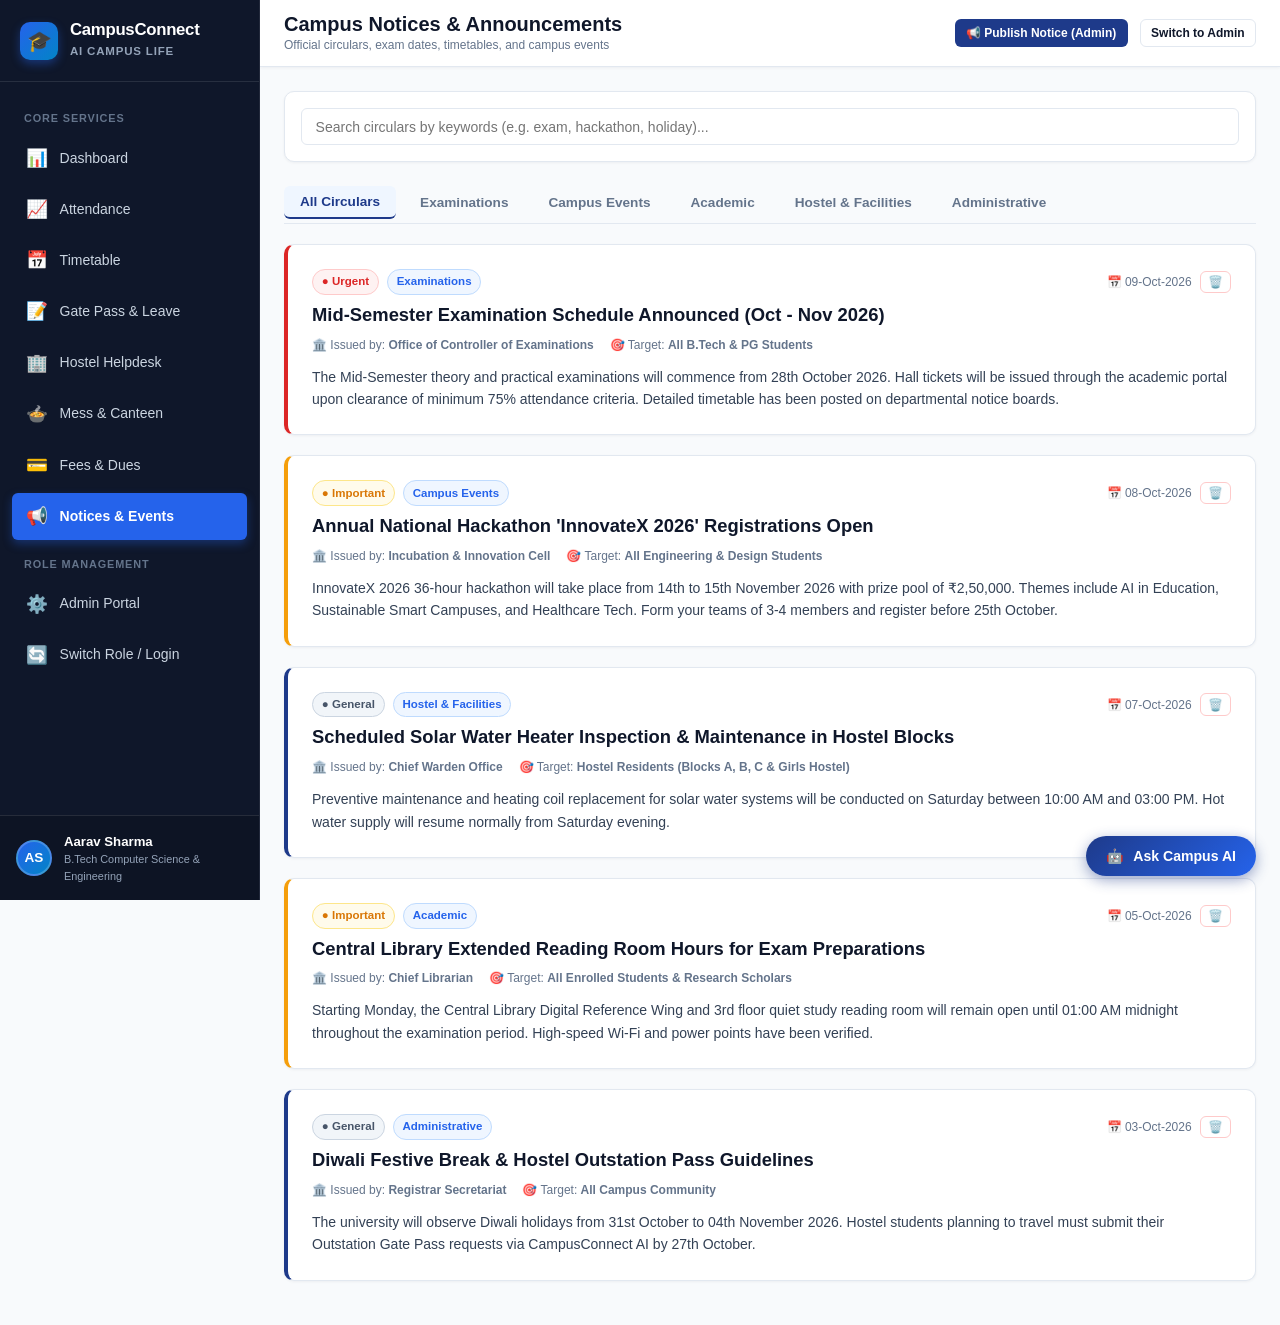
<file: notices.html>
<!DOCTYPE html>
<html lang="en">
<head>
    <meta charset="UTF-8">
    <meta name="viewport" content="width=device-width, initial-scale=1.0">
    <title>CampusConnect AI — Campus Notices &amp; Circulars</title>
    <link rel="stylesheet" href="style.css">
    <style>
        .notice-card {
            background: white;
            border: 1px solid var(--border-color);
            border-radius: var(--radius-md);
            padding: 1.5rem;
            margin-bottom: 1.25rem;
            box-shadow: var(--shadow-sm);
            transition: var(--transition);
            border-left: 4px solid var(--primary);
        }
        .notice-card:hover {
            box-shadow: var(--shadow-md);
            transform: translateY(-2px);
        }
        .notice-card.urgent {
            border-left-color: var(--danger);
        }
        .notice-card.important {
            border-left-color: #f59e0b;
        }
        .notice-header {
            display: flex;
            align-items: center;
            justify-content: space-between;
            margin-bottom: 0.5rem;
            flex-wrap: wrap;
            gap: 0.5rem;
        }
        .notice-meta {
            font-size: 0.75rem;
            color: var(--text-muted);
            display: flex;
            gap: 1rem;
            flex-wrap: wrap;
            margin-bottom: 0.75rem;
        }
        .notice-title {
            font-size: 1.15rem;
            font-weight: 700;
            color: var(--text-main);
            margin-bottom: 0.5rem;
            line-height: 1.35;
        }
        .notice-body {
            font-size: 0.875rem;
            color: #334155;
            line-height: 1.6;
        }
    </style>
</head>
<body>
    <div class="app-container">
        <!-- Sidebar Navigation -->
        <aside class="app-sidebar">
            <div class="sidebar-header">
                <div class="sidebar-brand-icon">🎓</div>
                <div class="sidebar-brand-text">
                    <h1>CampusConnect</h1>
                    <span>AI Campus Life</span>
                </div>
            </div>

            <nav class="sidebar-nav">
                <span class="nav-section-title">Core Services</span>
                <a href="index.html" class="nav-link">
                    <span class="nav-icon">📊</span>
                    <span>Dashboard</span>
                </a>
                <a href="attendance.html" class="nav-link">
                    <span class="nav-icon">📈</span>
                    <span>Attendance</span>
                </a>
                <a href="timetable.html" class="nav-link">
                    <span class="nav-icon">📅</span>
                    <span>Timetable</span>
                </a>
                <a href="requests.html" class="nav-link">
                    <span class="nav-icon">📝</span>
                    <span>Gate Pass &amp; Leave</span>
                </a>
                <a href="hostel.html" class="nav-link">
                    <span class="nav-icon">🏢</span>
                    <span>Hostel Helpdesk</span>
                </a>
                <a href="mess-canteen.html" class="nav-link">
                    <span class="nav-icon">🍲</span>
                    <span>Mess &amp; Canteen</span>
                </a>
                <a href="fees.html" class="nav-link">
                    <span class="nav-icon">💳</span>
                    <span>Fees &amp; Dues</span>
                </a>
                <a href="notices.html" class="nav-link active">
                    <span class="nav-icon">📢</span>
                    <span>Notices &amp; Events</span>
                </a>

                <span class="nav-section-title">Role Management</span>
                <a href="admin.html" class="nav-link">
                    <span class="nav-icon">⚙️</span>
                    <span>Admin Portal</span>
                </a>
                <a href="login.html" class="nav-link">
                    <span class="nav-icon">🔄</span>
                    <span>Switch Role / Login</span>
                </a>
            </nav>

            <div class="sidebar-footer">
                <div class="user-mini-profile">
                    <div class="user-avatar current-user-avatar">AS</div>
                    <div class="user-details">
                        <div class="user-name current-user-name">Aarav Sharma</div>
                        <span class="user-role-badge current-user-dept">Student (24CS042)</span>
                    </div>
                </div>
            </div>
        </aside>

        <!-- Main Content Area -->
        <main class="app-main">
            <!-- Top Navbar -->
            <header class="top-navbar">
                <div class="top-nav-left">
                    <button class="mobile-menu-btn" aria-label="Toggle menu">☰</button>
                    <div class="page-title-crumb">
                        <h2>Campus Notices &amp; Announcements</h2>
                        <span>Official circulars, exam dates, timetables, and campus events</span>
                    </div>
                </div>
                <div class="top-nav-right">
                    <button class="btn btn-primary btn-sm" onclick="openModal('publish-notice-modal')">
                        📢 Publish Notice (Admin)
                    </button>
                    <button class="btn btn-outline btn-sm" onclick="switchUserRole('admin')">
                        Switch to Admin
                    </button>
                </div>
            </header>

            <!-- Page Content -->
            <div class="content-wrapper">
                <!-- Search & Filters -->
                <div class="card" style="padding: 1rem; margin-bottom: 1.5rem;">
                    <div style="display: flex; gap: 1rem; flex-wrap: wrap; align-items: center; justify-content: space-between;">
                        <input type="text" id="notice-search" class="form-control" style="flex: 1; min-width: 260px;" placeholder="Search circulars by keywords (e.g. exam, hackathon, holiday)..." oninput="renderNotices()">
                    </div>
                </div>

                <!-- Category Tabs -->
                <div class="tab-nav" id="notice-category-tabs">
                    <button class="tab-btn active" onclick="filterCategory('All')">All Circulars</button>
                    <button class="tab-btn" onclick="filterCategory('Examinations')">Examinations</button>
                    <button class="tab-btn" onclick="filterCategory('Campus Events')">Campus Events</button>
                    <button class="tab-btn" onclick="filterCategory('Academic')">Academic</button>
                    <button class="tab-btn" onclick="filterCategory('Hostel &amp; Facilities')">Hostel &amp; Facilities</button>
                    <button class="tab-btn" onclick="filterCategory('Administrative')">Administrative</button>
                </div>

                <!-- Notices Feed -->
                <div id="notices-container">
                    <!-- Populated dynamically -->
                </div>
            </div>
        </main>
    </div>

    <!-- Publish Notice Modal -->
    <div class="modal-overlay" id="publish-notice-modal">
        <div class="modal-card">
            <div class="modal-header">
                <h3>📢 Publish New Campus Announcement</h3>
                <button class="modal-close-btn" onclick="closeModal('publish-notice-modal')">×</button>
            </div>
            <form onsubmit="handlePublishNotice(event)">
                <div class="modal-body">
                    <div class="form-group">
                        <label class="form-label" for="new-notice-title">Notice Title</label>
                        <input type="text" id="new-notice-title" class="form-control" placeholder="e.g. Mid-Semester Lab Examination Guidelines" required>
                    </div>

                    <div class="form-row">
                        <div class="form-group">
                            <label class="form-label" for="new-notice-cat">Category</label>
                            <select id="new-notice-cat" class="form-control" required>
                                <option value="Examinations">Examinations</option>
                                <option value="Campus Events">Campus Events</option>
                                <option value="Academic">Academic</option>
                                <option value="Hostel &amp; Facilities">Hostel &amp; Facilities</option>
                                <option value="Administrative">Administrative</option>
                            </select>
                        </div>
                        <div class="form-group">
                            <label class="form-label" for="new-notice-priority">Priority</label>
                            <select id="new-notice-priority" class="form-control">
                                <option value="General">General</option>
                                <option value="Important">Important</option>
                                <option value="Urgent">Urgent / Critical</option>
                            </select>
                        </div>
                    </div>

                    <div class="form-row">
                        <div class="form-group">
                            <label class="form-label" for="new-notice-target">Target Audience</label>
                            <input type="text" id="new-notice-target" class="form-control" value="All Students &amp; Faculty" required>
                        </div>
                        <div class="form-group">
                            <label class="form-label" for="new-notice-author">Issuing Authority</label>
                            <input type="text" id="new-notice-author" class="form-control" value="Office of Student Affairs" required>
                        </div>
                    </div>

                    <div class="form-group">
                        <label class="form-label" for="new-notice-body">Announcement Body / Content</label>
                        <textarea id="new-notice-body" class="form-control" style="min-height: 110px;" placeholder="Write official text with guidelines, dates, and instructions..." required></textarea>
                    </div>
                </div>
                <div class="modal-footer">
                    <button type="button" class="btn btn-outline" onclick="closeModal('publish-notice-modal')">Cancel</button>
                    <button type="submit" class="btn btn-primary">Publish Circular Immediately</button>
                </div>
            </form>
        </div>
    </div>

    <!-- Scripts -->
    <script src="data.js"></script>
    <script src="script.js"></script>
    <script src="ai-assistant.js"></script>
    <script>
        let selectedCategory = "All";

        document.addEventListener("DOMContentLoaded", () => {
            renderNotices();
        });

        function filterCategory(cat) {
            selectedCategory = cat;
            const buttons = document.querySelectorAll("#notice-category-tabs .tab-btn");
            buttons.forEach(btn => {
                if (btn.textContent.trim().toLowerCase() === cat.toLowerCase() || (cat === "All" && btn.textContent.includes("All"))) {
                    btn.classList.add("active");
                } else {
                    btn.classList.remove("active");
                }
            });
            renderNotices();
        }

        function renderNotices() {
            const data = CampusData.getData();
            const search = (document.getElementById("notice-search").value || "").toLowerCase().trim();
            const container = document.getElementById("notices-container");

            let list = data.notices;

            if (selectedCategory !== "All") {
                list = list.filter(n => n.category.toLowerCase().includes(selectedCategory.toLowerCase()));
            }

            if (search) {
                list = list.filter(n =>
                    n.title.toLowerCase().includes(search) ||
                    n.body.toLowerCase().includes(search) ||
                    n.postedBy.toLowerCase().includes(search) ||
                    n.target.toLowerCase().includes(search)
                );
            }

            if (list.length === 0) {
                container.innerHTML = `
                    <div style="padding: 3rem 1rem; text-align: center; background: white; border-radius: var(--radius-md); border: 1px dashed var(--border-color);">
                        <div style="font-size: 2rem; margin-bottom: 0.5rem;">📢</div>
                        <h4 style="color: var(--text-main); font-weight: 700;">No Circulars Found</h4>
                        <p style="color: var(--text-muted); font-size: 0.85rem;">No notices matching your criteria were found.</p>
                    </div>
                `;
                return;
            }

            container.innerHTML = list.map(n => {
                const priorityClass = (n.priority || "").toLowerCase();
                let pBadge = '<span class="badge badge-neutral">● General</span>';
                if (n.priority === 'Urgent') pBadge = '<span class="badge badge-urgent">● Urgent</span>';
                if (n.priority === 'Important') pBadge = '<span class="badge badge-pending">● Important</span>';

                return `
                    <article class="notice-card ${priorityClass}">
                        <div class="notice-header">
                            <div style="display: flex; gap: 0.5rem; align-items: center;">
                                ${pBadge}
                                <span class="badge badge-info">${n.category}</span>
                            </div>
                            <div style="display: flex; gap: 0.5rem; align-items: center;">
                                <span style="font-size: 0.75rem; color: var(--text-muted);">📅 ${n.date}</span>
                                <button class="btn btn-outline btn-sm" style="color: var(--danger); border-color: #fecaca; padding: 0.2rem 0.45rem;" onclick="deleteNotice('${n.id}')" title="Delete notice">🗑️</button>
                            </div>
                        </div>

                        <h3 class="notice-title">${n.title}</h3>

                        <div class="notice-meta">
                            <span>🏛️ Issued by: <strong>${n.postedBy}</strong></span>
                            <span>🎯 Target: <strong>${n.target}</strong></span>
                        </div>

                        <div class="notice-body">
                            ${n.body}
                        </div>
                    </article>
                `;
            }).join("");
        }

        function handlePublishNotice(e) {
            e.preventDefault();
            const noticeObj = {
                title: document.getElementById("new-notice-title").value.trim(),
                category: document.getElementById("new-notice-cat").value,
                priority: document.getElementById("new-notice-priority").value,
                target: document.getElementById("new-notice-target").value.trim(),
                postedBy: document.getElementById("new-notice-author").value.trim(),
                body: document.getElementById("new-notice-body").value.trim()
            };

            CampusData.addNotice(noticeObj);
            showToast("Campus notice published successfully!", "success");
            closeModal("publish-notice-modal");
            document.getElementById("new-notice-title").value = "";
            document.getElementById("new-notice-body").value = "";
            renderNotices();
        }

        function deleteNotice(id) {
            if (confirm("Are you sure you want to remove this notice?")) {
                CampusData.deleteNotice(id);
                showToast("Notice removed.", "info");
                renderNotices();
            }
        }
    </script>
</body>
</html>
</file>
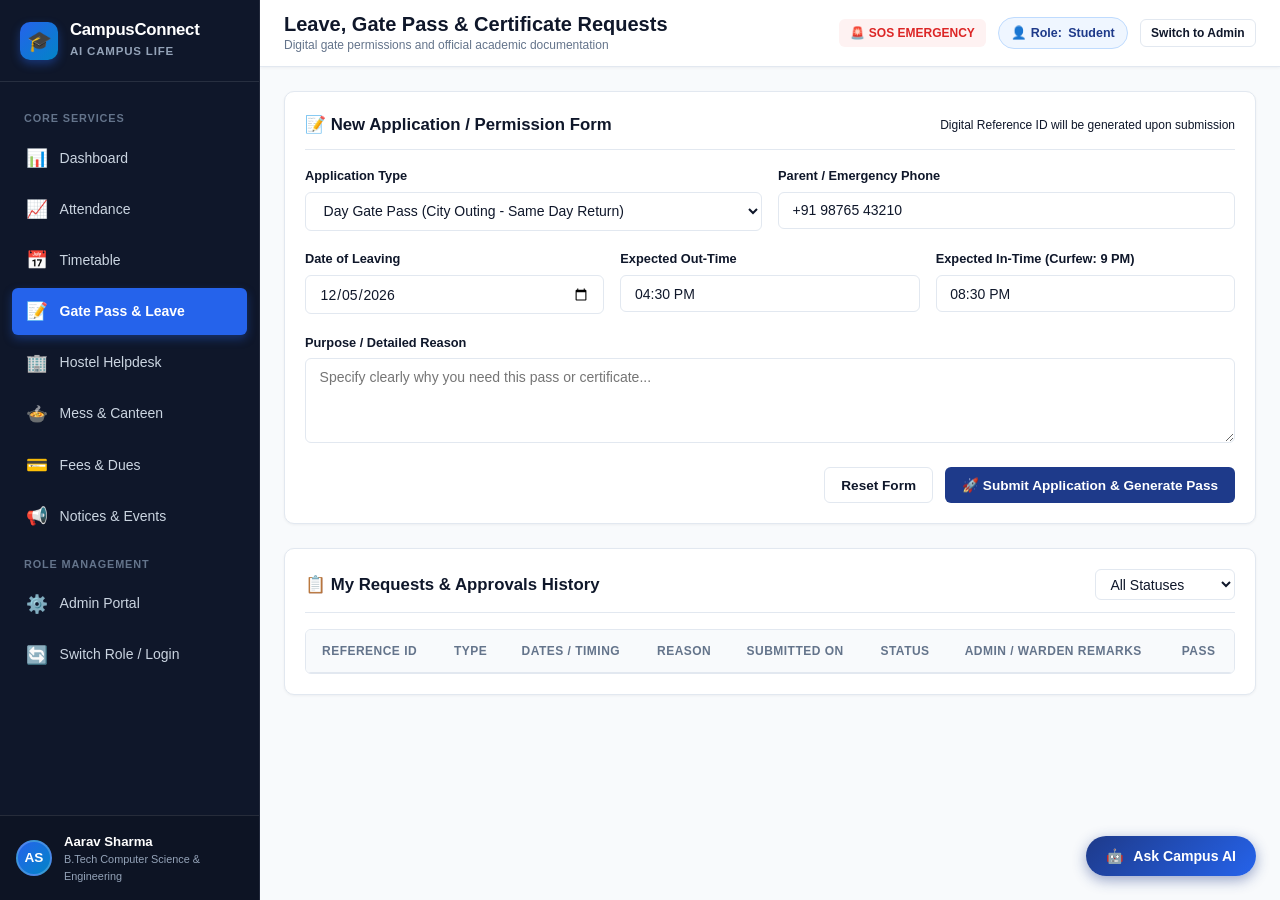
<file: requests.html>
<!DOCTYPE html>
<html lang="en">
<head>
    <meta charset="UTF-8">
    <meta name="viewport" content="width=device-width, initial-scale=1.0">
    <title>CampusConnect AI — Student Requests &amp; Gate Passes</title>
    <link rel="stylesheet" href="style.css">
</head>
<body>
    <div class="app-container">
        <!-- Sidebar Navigation -->
        <aside class="app-sidebar">
            <div class="sidebar-header">
                <div class="sidebar-brand-icon">🎓</div>
                <div class="sidebar-brand-text">
                    <h1>CampusConnect</h1>
                    <span>AI Campus Life</span>
                </div>
            </div>

            <nav class="sidebar-nav">
                <span class="nav-section-title">Core Services</span>
                <a href="index.html" class="nav-link">
                    <span class="nav-icon">📊</span>
                    <span>Dashboard</span>
                </a>
                <a href="attendance.html" class="nav-link">
                    <span class="nav-icon">📈</span>
                    <span>Attendance</span>
                </a>
                <a href="timetable.html" class="nav-link">
                    <span class="nav-icon">📅</span>
                    <span>Timetable</span>
                </a>
                <a href="requests.html" class="nav-link active">
                    <span class="nav-icon">📝</span>
                    <span>Gate Pass &amp; Leave</span>
                </a>
                <a href="hostel.html" class="nav-link">
                    <span class="nav-icon">🏢</span>
                    <span>Hostel Helpdesk</span>
                </a>
                <a href="mess-canteen.html" class="nav-link">
                    <span class="nav-icon">🍲</span>
                    <span>Mess &amp; Canteen</span>
                </a>
                <a href="fees.html" class="nav-link">
                    <span class="nav-icon">💳</span>
                    <span>Fees &amp; Dues</span>
                </a>
                <a href="notices.html" class="nav-link">
                    <span class="nav-icon">📢</span>
                    <span>Notices &amp; Events</span>
                </a>

                <span class="nav-section-title">Role Management</span>
                <a href="admin.html" class="nav-link">
                    <span class="nav-icon">⚙️</span>
                    <span>Admin Portal</span>
                </a>
                <a href="login.html" class="nav-link">
                    <span class="nav-icon">🔄</span>
                    <span>Switch Role / Login</span>
                </a>
            </nav>

            <div class="sidebar-footer">
                <div class="user-mini-profile">
                    <div class="user-avatar current-user-avatar">AS</div>
                    <div class="user-details">
                        <div class="user-name current-user-name">Aarav Sharma</div>
                        <span class="user-role-badge current-user-dept">Student (24CS042)</span>
                    </div>
                </div>
            </div>
        </aside>

        <!-- Main Content Area -->
        <main class="app-main">
            <!-- Top Navbar -->
            <header class="top-navbar">
                <div class="top-nav-left">
                    <button class="mobile-menu-btn" aria-label="Toggle menu">☰</button>
                    <div class="page-title-crumb">
                        <h2>Leave, Gate Pass &amp; Certificate Requests</h2>
                        <span>Digital gate permissions and official academic documentation</span>
                    </div>
                </div>
                <div class="top-nav-right">
                    <button class="btn btn-sm sos-quick-btn" onclick="triggerCampusSOS()" title="Instant Emergency Safety Dispatch">
                        🚨 SOS EMERGENCY
                    </button>
                    <span class="role-switcher-pill">
                        <span>👤 Role:</span>
                        <strong class="current-user-role">Student</strong>
                    </span>
                    <button class="btn btn-outline btn-sm" onclick="switchUserRole('admin')">
                        Switch to Admin
                    </button>
                </div>
            </header>

            <!-- Page Content -->
            <div class="content-wrapper">
                <!-- Apply Form Card -->
                <div class="card">
                    <div class="card-header">
                        <h3>📝 New Application / Permission Form</h3>
                        <span class="text-muted" style="font-size: 0.75rem;">Digital Reference ID will be generated upon submission</span>
                    </div>

                    <form id="new-request-form" onsubmit="handleRequestSubmit(event)">
                        <div class="form-row">
                            <div class="form-group">
                                <label class="form-label" for="req-type">Application Type</label>
                                <select id="req-type" class="form-control" onchange="toggleFormFields()" required>
                                    <option value="Day Gate Pass">Day Gate Pass (City Outing - Same Day Return)</option>
                                    <option value="Hostel Weekend Leave">Hostel Overnight / Weekend Leave (Home Visit)</option>
                                    <option value="Mental Health / Medical Leave">Mental Health &amp; Medical Leave (Confidential)</option>
                                    <option value="Bonafide Certificate">Bonafide Certificate (Scholarship / Passport)</option>
                                    <option value="Grade Transcript">Official Grade Transcript / Character Certificate</option>
                                    <option value="Hostel Room Transfer">Hostel Room Swap / Transfer Application</option>
                                </select>
                            </div>

                            <div class="form-group">
                                <label class="form-label" for="req-emergency">Parent / Emergency Phone</label>
                                <input type="tel" id="req-emergency" class="form-control" placeholder="+91 98765 43210" value="+91 98765 43210" required>
                            </div>
                        </div>

                        <div class="form-row" id="time-fields-row">
                            <div class="form-group">
                                <label class="form-label" for="req-from-date">Date of Leaving</label>
                                <input type="date" id="req-from-date" class="form-control" required>
                            </div>
                            <div class="form-group" id="to-date-group">
                                <label class="form-label" for="req-to-date">Date of Return</label>
                                <input type="date" id="req-to-date" class="form-control">
                            </div>
                            <div class="form-group" id="out-time-group">
                                <label class="form-label" for="req-out-time">Expected Out-Time</label>
                                <input type="text" id="req-out-time" class="form-control" value="04:30 PM">
                            </div>
                            <div class="form-group" id="in-time-group">
                                <label class="form-label" for="req-in-time">Expected In-Time (Curfew: 9 PM)</label>
                                <input type="text" id="req-in-time" class="form-control" value="08:30 PM">
                            </div>
                        </div>

                        <div class="form-group">
                            <label class="form-label" for="req-reason">Purpose / Detailed Reason</label>
                            <textarea id="req-reason" class="form-control" placeholder="Specify clearly why you need this pass or certificate..." required></textarea>
                        </div>

                        <div style="display: flex; justify-content: flex-end; gap: 0.75rem;">
                            <button type="reset" class="btn btn-outline">Reset Form</button>
                            <button type="submit" class="btn btn-primary">
                                🚀 Submit Application &amp; Generate Pass
                            </button>
                        </div>
                    </form>
                </div>

                <!-- History Card -->
                <div class="card">
                    <div class="card-header">
                        <h3>📋 My Requests &amp; Approvals History</h3>
                        <div style="display: flex; gap: 0.5rem;">
                            <select id="req-filter-status" class="form-control" style="width: 140px; padding: 0.35rem 0.65rem;" onchange="renderRequestsHistory()">
                                <option value="All">All Statuses</option>
                                <option value="Pending">Pending</option>
                                <option value="Approved">Approved</option>
                                <option value="Rejected">Rejected</option>
                            </select>
                        </div>
                    </div>

                    <div class="table-responsive">
                        <table class="table">
                            <thead>
                                <tr>
                                    <th>Reference ID</th>
                                    <th>Type</th>
                                    <th>Dates / Timing</th>
                                    <th>Reason</th>
                                    <th>Submitted On</th>
                                    <th>Status</th>
                                    <th>Admin / Warden Remarks</th>
                                    <th>Pass</th>
                                </tr>
                            </thead>
                            <tbody id="requests-history-body">
                                <!-- Populated dynamically -->
                            </tbody>
                        </table>
                    </div>
                </div>
            </div>
        </main>
    </div>

    <!-- Digital Pass Modal -->
    <div class="modal-backdrop" id="digital-pass-modal" style="display: none;">
        <div class="modal-dialog" style="max-width: 440px;">
            <div class="modal-header" style="background: linear-gradient(135deg, #1e3a8a, #0284c7); color: white;">
                <div>
                    <h3 style="color: white; font-size: 1.1rem; margin: 0;">Digital Campus Gate Pass</h3>
                    <span style="font-size: 0.7rem; opacity: 0.85;">Official Electronic Exit Clearance</span>
                </div>
                <button type="button" class="modal-close" style="color: white;" onclick="closeModal('digital-pass-modal')">×</button>
            </div>
            <div class="modal-body" id="digital-pass-content" style="text-align: center; padding: 1.5rem;">
                <!-- Populated dynamically -->
            </div>
            <div class="modal-footer" style="justify-content: center;">
                <button type="button" class="btn btn-primary btn-sm" onclick="window.print()">🖨️ Print / Save PDF</button>
                <button type="button" class="btn btn-outline btn-sm" onclick="closeModal('digital-pass-modal')">Close</button>
            </div>
        </div>
    </div>

    <!-- Scripts -->
    <script src="data.js"></script>
    <script src="script.js"></script>
    <script src="ai-assistant.js"></script>
    <script>
        document.addEventListener("DOMContentLoaded", () => {
            // Set today's date as default
            const today = new Date().toISOString().split("T")[0];
            document.getElementById("req-from-date").value = today;
            document.getElementById("req-from-date").min = today;
            
            const tomorrow = new Date();
            tomorrow.setDate(tomorrow.getDate() + 1);
            document.getElementById("req-to-date").value = tomorrow.toISOString().split("T")[0];

            toggleFormFields();
            renderRequestsHistory();
        });

        function toggleFormFields() {
            const type = document.getElementById("req-type").value;
            const timeRow = document.getElementById("time-fields-row");
            const toDateGroup = document.getElementById("to-date-group");
            const outTimeGroup = document.getElementById("out-time-group");
            const inTimeGroup = document.getElementById("in-time-group");

            if (type.includes("Certificate") || type.includes("Transcript") || type.includes("Transfer")) {
                timeRow.style.display = "none";
            } else {
                timeRow.style.display = "flex";
                if (type === "Day Gate Pass") {
                    toDateGroup.style.display = "none";
                    outTimeGroup.style.display = "block";
                    inTimeGroup.style.display = "block";
                } else {
                    toDateGroup.style.display = "block";
                    outTimeGroup.style.display = "block";
                    inTimeGroup.style.display = "block";
                }
            }
        }

        function handleRequestSubmit(e) {
            e.preventDefault();
            const type = document.getElementById("req-type").value;
            const phone = document.getElementById("req-emergency").value.trim();
            const fromDate = document.getElementById("req-from-date").value;
            const toDate = document.getElementById("req-to-date").value;
            const outTime = document.getElementById("req-out-time").value;
            const inTime = document.getElementById("req-in-time").value;
            const reason = document.getElementById("req-reason").value.trim();

            let outDateTime = fromDate;
            let inDateTime = fromDate;

            if (type === "Day Gate Pass") {
                outDateTime = `${fromDate} ${outTime}`;
                inDateTime = `${fromDate} ${inTime}`;
            } else if (type === "Hostel Weekend Leave" || type.includes("Medical")) {
                outDateTime = `${fromDate} ${outTime}`;
                inDateTime = `${toDate} ${inTime}`;
            } else {
                outDateTime = "N/A (Document Application)";
                inDateTime = "N/A";
            }

            const currentUser = CampusData.getCurrentUser();

            const newReq = {
                type: type,
                reason: reason,
                outDateTime: outDateTime,
                inDateTime: inDateTime,
                parentPhone: phone,
                studentName: currentUser.name,
                rollNo: currentUser.rollNo,
                hostelRoom: `${currentUser.hostel} ${currentUser.roomNo}`
            };

            const saved = CampusData.addRequest(newReq);
            showToast(`Application submitted! Ticket ID: ${saved.id}`, "success");

            e.target.reset();
            document.getElementById("req-emergency").value = phone;
            toggleFormFields();
            renderRequestsHistory();
        }

        function renderRequestsHistory() {
            const tbody = document.getElementById("requests-history-body");
            const filter = document.getElementById("req-filter-status").value;
            const requests = CampusData.getRequests();

            const filtered = filter === "All" ? requests : requests.filter(r => r.status === filter);

            if (filtered.length === 0) {
                tbody.innerHTML = `<tr><td colspan="8" style="text-align: center; color: var(--text-muted);">No applications found for selected status.</td></tr>`;
                return;
            }

            tbody.innerHTML = filtered.map(r => `
                <tr>
                    <td><strong>${r.id}</strong></td>
                    <td><span class="badge badge-info">${r.type}</span></td>
                    <td style="font-size: 0.78rem;">
                        <div><strong>Out:</strong> ${r.outDateTime || 'N/A'}</div>
                        <div><strong>In:</strong> ${r.inDateTime || 'N/A'}</div>
                    </td>
                    <td style="max-width: 200px;">${r.reason}</td>
                    <td style="font-size: 0.75rem; color: var(--text-muted);">${r.submittedOn}</td>
                    <td>${getStatusBadge(r.status)}</td>
                    <td style="font-size: 0.78rem; color: var(--text-muted);">${r.adminRemarks || 'Under review'}</td>
                    <td>
                        ${r.status === 'Approved' ? `
                            <button class="btn btn-outline btn-sm" style="color: var(--success); border-color: var(--success);" onclick="viewDigitalPass('${r.id}')">
                                📱 View Pass
                            </button>
                        ` : `
                            <span class="text-muted" style="font-size: 0.72rem;">${r.status === 'Rejected' ? 'Unavailable' : 'Pending'}</span>
                        `}
                    </td>
                </tr>
            `).join("");
        }

        function viewDigitalPass(id) {
            const req = CampusData.getRequests().find(r => r.id === id);
            if (!req) return;

            const modalContent = document.getElementById("digital-pass-content");
            modalContent.innerHTML = `
                <div style="border: 2px dashed #0284c7; border-radius: var(--radius-md); padding: 1.25rem; background: #f0f9ff; margin-bottom: 1rem;">
                    <div style="font-size: 0.75rem; text-transform: uppercase; letter-spacing: 1px; color: #0369a1; font-weight: 700;">UNIVERSITY SECURITY OUTPOST PASS</div>
                    <div style="font-size: 1.5rem; font-weight: 800; color: #1e3a8a; margin: 0.5rem 0;">${req.id}</div>
                    <div class="badge badge-approved" style="font-size: 0.85rem; padding: 0.35rem 0.85rem; margin-bottom: 0.75rem;">
                        ✔ OFFICIALLY APPROVED
                    </div>
                    
                    <div style="text-align: left; font-size: 0.85rem; line-height: 1.8; margin-top: 0.5rem;">
                        <div><strong>Student:</strong> ${req.studentName} (${req.rollNo})</div>
                        <div><strong>Hostel Room:</strong> ${req.hostelRoom}</div>
                        <div><strong>Pass Type:</strong> ${req.type}</div>
                        <div><strong>Validity (Out):</strong> ${req.outDateTime}</div>
                        <div><strong>Curfew (Return):</strong> ${req.inDateTime}</div>
                        <div><strong>Warden Stamp:</strong> ${req.adminRemarks}</div>
                    </div>

                    <div style="margin-top: 1.25rem; padding: 0.75rem; background: white; border-radius: var(--radius-sm); border: 1px solid #bfdbfe;">
                        <div style="font-family: monospace; font-size: 1.1rem; letter-spacing: 3px; font-weight: 700;">||| | |||| | ||| ||||</div>
                        <div style="font-size: 0.68rem; color: var(--text-muted); margin-top: 0.25rem;">SCAN QR / BARCODE AT GATE 1</div>
                    </div>
                </div>
            `;
            openModal("digital-pass-modal");
        }
    </script>
</body>
</html>
</file>
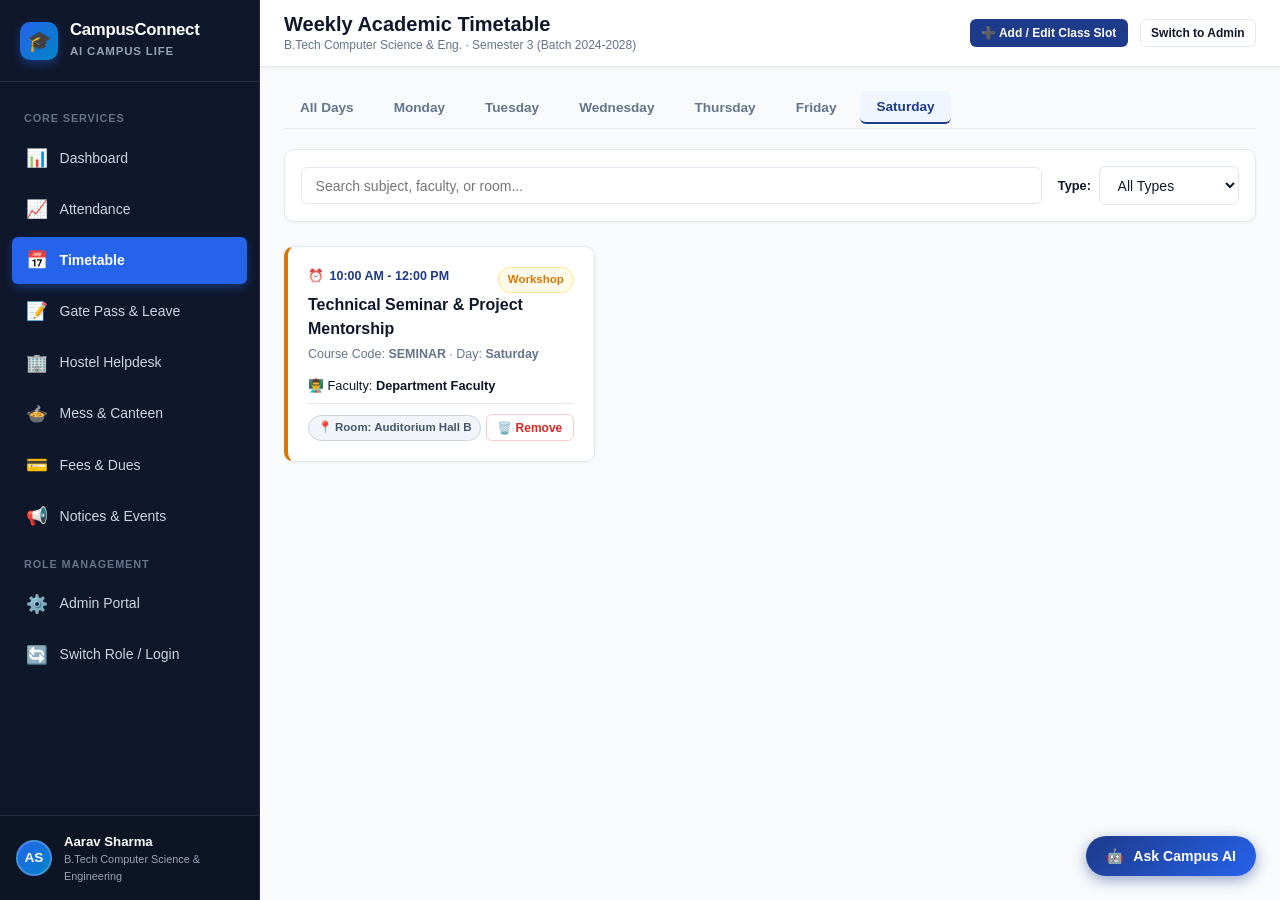
<file: timetable.html>
<!DOCTYPE html>
<html lang="en">
<head>
    <meta charset="UTF-8">
    <meta name="viewport" content="width=device-width, initial-scale=1.0">
    <title>CampusConnect AI — Weekly Academic Timetable</title>
    <link rel="stylesheet" href="style.css">
    <style>
        .timetable-grid {
            display: grid;
            grid-template-columns: repeat(auto-fill, minmax(310px, 1fr));
            gap: 1.25rem;
        }
        .class-slot-card {
            background: white;
            border: 1px solid var(--border-color);
            border-radius: var(--radius-md);
            padding: 1.25rem;
            box-shadow: var(--shadow-sm);
            position: relative;
            transition: var(--transition);
            border-left: 4px solid var(--primary);
        }
        .class-slot-card:hover {
            transform: translateY(-2px);
            box-shadow: var(--shadow-md);
        }
        .class-slot-card.practical {
            border-left-color: #059669;
        }
        .class-slot-card.workshop {
            border-left-color: #d97706;
        }
        .slot-time {
            font-size: 0.78rem;
            font-weight: 700;
            color: var(--primary);
            margin-bottom: 0.35rem;
            display: flex;
            align-items: center;
            gap: 0.35rem;
        }
        .slot-title {
            font-size: 1rem;
            font-weight: 700;
            color: var(--text-main);
            margin-bottom: 0.25rem;
        }
        .slot-meta {
            font-size: 0.78rem;
            color: var(--text-muted);
            margin-bottom: 0.75rem;
        }
        .slot-footer {
            display: flex;
            align-items: center;
            justify-content: space-between;
            border-top: 1px solid var(--border-color);
            padding-top: 0.65rem;
            margin-top: 0.5rem;
        }
    </style>
</head>
<body>
    <div class="app-container">
        <!-- Sidebar Navigation -->
        <aside class="app-sidebar">
            <div class="sidebar-header">
                <div class="sidebar-brand-icon">🎓</div>
                <div class="sidebar-brand-text">
                    <h1>CampusConnect</h1>
                    <span>AI Campus Life</span>
                </div>
            </div>

            <nav class="sidebar-nav">
                <span class="nav-section-title">Core Services</span>
                <a href="index.html" class="nav-link">
                    <span class="nav-icon">📊</span>
                    <span>Dashboard</span>
                </a>
                <a href="attendance.html" class="nav-link">
                    <span class="nav-icon">📈</span>
                    <span>Attendance</span>
                </a>
                <a href="timetable.html" class="nav-link active">
                    <span class="nav-icon">📅</span>
                    <span>Timetable</span>
                </a>
                <a href="requests.html" class="nav-link">
                    <span class="nav-icon">📝</span>
                    <span>Gate Pass &amp; Leave</span>
                </a>
                <a href="hostel.html" class="nav-link">
                    <span class="nav-icon">🏢</span>
                    <span>Hostel Helpdesk</span>
                </a>
                <a href="mess-canteen.html" class="nav-link">
                    <span class="nav-icon">🍲</span>
                    <span>Mess &amp; Canteen</span>
                </a>
                <a href="fees.html" class="nav-link">
                    <span class="nav-icon">💳</span>
                    <span>Fees &amp; Dues</span>
                </a>
                <a href="notices.html" class="nav-link">
                    <span class="nav-icon">📢</span>
                    <span>Notices &amp; Events</span>
                </a>

                <span class="nav-section-title">Role Management</span>
                <a href="admin.html" class="nav-link">
                    <span class="nav-icon">⚙️</span>
                    <span>Admin Portal</span>
                </a>
                <a href="login.html" class="nav-link">
                    <span class="nav-icon">🔄</span>
                    <span>Switch Role / Login</span>
                </a>
            </nav>

            <div class="sidebar-footer">
                <div class="user-mini-profile">
                    <div class="user-avatar current-user-avatar">AS</div>
                    <div class="user-details">
                        <div class="user-name current-user-name">Aarav Sharma</div>
                        <span class="user-role-badge current-user-dept">Student (24CS042)</span>
                    </div>
                </div>
            </div>
        </aside>

        <!-- Main Content Area -->
        <main class="app-main">
            <!-- Top Navbar -->
            <header class="top-navbar">
                <div class="top-nav-left">
                    <button class="mobile-menu-btn" aria-label="Toggle menu">☰</button>
                    <div class="page-title-crumb">
                        <h2>Weekly Academic Timetable</h2>
                        <span>B.Tech Computer Science &amp; Eng. · Semester 3 (Batch 2024-2028)</span>
                    </div>
                </div>
                <div class="top-nav-right">
                    <button class="btn btn-primary btn-sm" onclick="openModal('add-class-modal')">
                        ➕ Add / Edit Class Slot
                    </button>
                    <button class="btn btn-outline btn-sm" onclick="switchUserRole('admin')">
                        Switch to Admin
                    </button>
                </div>
            </header>

            <!-- Page Content -->
            <div class="content-wrapper">
                <!-- Day Filter Tabs -->
                <div class="tab-nav" id="day-tabs">
                    <button class="tab-btn active" onclick="filterByDay('All')">All Days</button>
                    <button class="tab-btn" onclick="filterByDay('Monday')">Monday</button>
                    <button class="tab-btn" onclick="filterByDay('Tuesday')">Tuesday</button>
                    <button class="tab-btn" onclick="filterByDay('Wednesday')">Wednesday</button>
                    <button class="tab-btn" onclick="filterByDay('Thursday')">Thursday</button>
                    <button class="tab-btn" onclick="filterByDay('Friday')">Friday</button>
                    <button class="tab-btn" onclick="filterByDay('Saturday')">Saturday</button>
                </div>

                <!-- Controls & Search -->
                <div class="card" style="padding: 1rem; margin-bottom: 1.5rem;">
                    <div style="display: flex; gap: 1rem; flex-wrap: wrap; align-items: center; justify-content: space-between;">
                        <div style="display: flex; gap: 0.5rem; flex: 1; min-width: 260px;">
                            <input type="text" id="tt-search-input" class="form-control" placeholder="Search subject, faculty, or room..." oninput="renderTimetable()">
                        </div>
                        <div style="display: flex; gap: 0.5rem; align-items: center;">
                            <label class="form-label" style="margin: 0; white-space: nowrap;" for="tt-type-filter">Type:</label>
                            <select id="tt-type-filter" class="form-control" style="width: 140px;" onchange="renderTimetable()">
                                <option value="All">All Types</option>
                                <option value="Lecture">Lecture</option>
                                <option value="Practical">Practical Lab</option>
                                <option value="Workshop">Workshop</option>
                            </select>
                        </div>
                    </div>
                </div>

                <!-- Timetable Slot Cards Grid -->
                <div class="timetable-grid" id="tt-grid-container">
                    <!-- Dynamic class cards -->
                </div>
            </div>
        </main>
    </div>

    <!-- Add Class Modal -->
    <div class="modal-overlay" id="add-class-modal">
        <div class="modal-card">
            <div class="modal-header">
                <h3>📅 Add / Update Class Schedule Slot</h3>
                <button class="modal-close-btn" onclick="closeModal('add-class-modal')">×</button>
            </div>
            <form onsubmit="handleAddClassSubmit(event)">
                <div class="modal-body">
                    <p style="font-size: 0.8rem; color: var(--text-muted); margin-bottom: 1rem;">
                        Administrators and academic coordinators can add lecture or lab slots to the batch timetable.
                    </p>
                    <div class="form-row">
                        <div class="form-group">
                            <label class="form-label" for="new-class-day">Day of Week</label>
                            <select id="new-class-day" class="form-control" required>
                                <option value="Monday">Monday</option>
                                <option value="Tuesday">Tuesday</option>
                                <option value="Wednesday">Wednesday</option>
                                <option value="Thursday">Thursday</option>
                                <option value="Friday">Friday</option>
                                <option value="Saturday">Saturday</option>
                            </select>
                        </div>
                        <div class="form-group">
                            <label class="form-label" for="new-class-time">Time Slot</label>
                            <input type="text" id="new-class-time" class="form-control" placeholder="e.g. 02:00 PM - 03:00 PM" required>
                        </div>
                    </div>

                    <div class="form-row">
                        <div class="form-group">
                            <label class="form-label" for="new-class-code">Course Code</label>
                            <input type="text" id="new-class-code" class="form-control" placeholder="e.g. CS305" required>
                        </div>
                        <div class="form-group">
                            <label class="form-label" for="new-class-type">Session Type</label>
                            <select id="new-class-type" class="form-control">
                                <option value="Lecture">Lecture</option>
                                <option value="Practical">Practical Lab</option>
                                <option value="Workshop">Workshop / Seminar</option>
                            </select>
                        </div>
                    </div>

                    <div class="form-group">
                        <label class="form-label" for="new-class-subject">Course Name / Subject</label>
                        <input type="text" id="new-class-subject" class="form-control" placeholder="e.g. Computer Networks" required>
                    </div>

                    <div class="form-row">
                        <div class="form-group">
                            <label class="form-label" for="new-class-room">Classroom / Lab Hall</label>
                            <input type="text" id="new-class-room" class="form-control" placeholder="e.g. LH-201 or NetLab" required>
                        </div>
                        <div class="form-group">
                            <label class="form-label" for="new-class-faculty">Faculty In-Charge</label>
                            <input type="text" id="new-class-faculty" class="form-control" placeholder="e.g. Dr. Rajesh Mehra" required>
                        </div>
                    </div>
                </div>
                <div class="modal-footer">
                    <button type="button" class="btn btn-outline" onclick="closeModal('add-class-modal')">Cancel</button>
                    <button type="submit" class="btn btn-primary">Add Schedule Entry</button>
                </div>
            </form>
        </div>
    </div>

    <!-- Scripts -->
    <script src="data.js"></script>
    <script src="script.js"></script>
    <script src="ai-assistant.js"></script>
    <script>
        let selectedDay = "All";

        document.addEventListener("DOMContentLoaded", () => {
            const days = ["Sunday", "Monday", "Tuesday", "Wednesday", "Thursday", "Friday", "Saturday"];
            const today = days[new Date().getDay()];
            if (today !== "Sunday") {
                filterByDay(today);
            } else {
                renderTimetable();
            }
        });

        function filterByDay(day) {
            selectedDay = day;
            const buttons = document.querySelectorAll("#day-tabs .tab-btn");
            buttons.forEach(btn => {
                if (btn.textContent.trim().toLowerCase() === day.toLowerCase() || (day === "All" && btn.textContent.includes("All"))) {
                    btn.classList.add("active");
                } else {
                    btn.classList.remove("active");
                }
            });
            renderTimetable();
        }

        function renderTimetable() {
            const data = CampusData.getData();
            const search = (document.getElementById("tt-search-input").value || "").toLowerCase().trim();
            const typeFilter = document.getElementById("tt-type-filter").value;
            const container = document.getElementById("tt-grid-container");

            let filtered = data.timetable;

            if (selectedDay !== "All") {
                filtered = filtered.filter(item => item.day.toLowerCase() === selectedDay.toLowerCase());
            }

            if (typeFilter !== "All") {
                filtered = filtered.filter(item => item.type === typeFilter);
            }

            if (search) {
                filtered = filtered.filter(item => 
                    item.subject.toLowerCase().includes(search) ||
                    item.code.toLowerCase().includes(search) ||
                    item.faculty.toLowerCase().includes(search) ||
                    item.room.toLowerCase().includes(search)
                );
            }

            if (filtered.length === 0) {
                container.innerHTML = `
                    <div style="grid-column: 1/-1; padding: 3rem 1rem; text-align: center; background: white; border-radius: var(--radius-md); border: 1px dashed var(--border-color);">
                        <div style="font-size: 2rem; margin-bottom: 0.5rem;">📅</div>
                        <h4 style="color: var(--text-main); font-weight: 700;">No Classes Found</h4>
                        <p style="color: var(--text-muted); font-size: 0.85rem;">No timetable schedule matches the selected filters for ${selectedDay}.</p>
                    </div>
                `;
                return;
            }

            container.innerHTML = filtered.map(slot => {
                const typeClass = (slot.type || "").toLowerCase();
                return `
                    <div class="class-slot-card ${typeClass}">
                        <div style="display: space-between; align-items: flex-start; display: flex; justify-content: space-between;">
                            <div class="slot-time">
                                <span>⏰</span> <span>${slot.time}</span>
                            </div>
                            <span class="badge ${slot.type === 'Practical' ? 'badge-approved' : (slot.type === 'Workshop' ? 'badge-pending' : 'badge-info')}">
                                ${slot.type}
                            </span>
                        </div>
                        <div class="slot-title">${slot.subject}</div>
                        <div class="slot-meta">Course Code: <strong>${slot.code}</strong> · Day: <strong>${slot.day}</strong></div>
                        <div style="font-size: 0.8rem; color: var(--text-main); margin-bottom: 0.5rem;">
                            👨‍🏫 Faculty: <strong>${slot.faculty}</strong>
                        </div>
                        <div class="slot-footer">
                            <span class="badge badge-neutral">📍 Room: ${slot.room}</span>
                            <button class="btn btn-outline btn-sm" style="color: var(--danger); border-color: #fecaca;" onclick="deleteClassSlot('${slot.id}')" title="Delete slot">
                                🗑️ Remove
                            </button>
                        </div>
                    </div>
                `;
            }).join("");
        }

        function handleAddClassSubmit(e) {
            e.preventDefault();
            const entry = {
                day: document.getElementById("new-class-day").value,
                time: document.getElementById("new-class-time").value,
                code: document.getElementById("new-class-code").value,
                subject: document.getElementById("new-class-subject").value,
                room: document.getElementById("new-class-room").value,
                faculty: document.getElementById("new-class-faculty").value,
                type: document.getElementById("new-class-type").value
            };

            CampusData.addTimetableEntry(entry);
            showToast(`Added ${entry.subject} on ${entry.day} successfully!`, "success");
            closeModal("add-class-modal");
            renderTimetable();
        }

        function deleteClassSlot(id) {
            if (confirm("Are you sure you want to remove this timetable entry?")) {
                CampusData.deleteTimetableEntry(id);
                showToast("Timetable entry removed.", "info");
                renderTimetable();
            }
        }
    </script>
</body>
</html>
</file>
<file: style.css>
/* ==========================================================================
   CampusConnect AI — Enhanced Shared Stylesheet
   File: style.css
   Modern, professional university theme with accessible contrast, 
   refined typography, security components, and responsive app shell.
   ========================================================================== */

:root {
    /* Professional University Palette */
    --primary: #1e3a8a;          /* Deep Oxford Navy */
    --primary-hover: #172554;    /* Dark Navy Hover */
    --primary-light: #eff6ff;    /* Soft Azure Tint */
    --primary-border: #bfdbfe;   /* Border Tint */
    
    --accent: #2563eb;           /* Electric Royal Blue */
    --accent-cyan: #0284c7;      /* Sky Blue Accent */
    
    --bg-body: #f8fafc;          /* Slate 50 Soft Background */
    --bg-card: #ffffff;          /* Pure White Card */
    --bg-sidebar: #0f172a;       /* Slate 900 Deep Contrast Sidebar */
    --bg-sidebar-hover: #1e293b;
    --bg-sidebar-active: #2563eb;
    
    --text-main: #0f172a;        /* High-contrast Charcoal */
    --text-muted: #64748b;       /* Balanced Slate Gray */
    --text-light: #94a3b8;
    --text-white: #ffffff;
    
    --border-color: #e2e8f0;     /* Slate 200 Subtle Line */
    --border-focus: #3b82f6;
    
    /* Semantic Status Tokens */
    --success: #059669;
    --success-bg: #ecfdf5;
    --success-border: #a7f3d0;
    
    --warning: #d97706;
    --warning-bg: #fffbeb;
    --warning-border: #fde68a;
    
    --danger: #dc2626;
    --danger-bg: #fef2f2;
    --danger-border: #fecaca;
    
    --info: #2563eb;
    --info-bg: #eff6ff;
    --info-border: #bfdbfe;

    /* Shadows & Elevation */
    --shadow-sm: 0 1px 3px 0 rgba(15, 23, 42, 0.05);
    --shadow-md: 0 4px 6px -1px rgba(15, 23, 42, 0.07), 0 2px 4px -2px rgba(15, 23, 42, 0.05);
    --shadow-lg: 0 10px 15px -3px rgba(15, 23, 42, 0.08), 0 4px 6px -4px rgba(15, 23, 42, 0.04);
    --shadow-xl: 0 20px 25px -5px rgba(15, 23, 42, 0.12), 0 8px 10px -6px rgba(15, 23, 42, 0.06);

    --radius-sm: 6px;
    --radius-md: 10px;
    --radius-lg: 14px;
    --radius-full: 9999px;

    --transition: all 0.2s cubic-bezier(0.16, 1, 0.3, 1);
}

/* Base Reset & Typography */
* {
    margin: 0;
    padding: 0;
    box-sizing: border-box;
    font-family: -apple-system, BlinkMacSystemFont, "Segoe UI", Roboto, "Helvetica Neue", Arial, sans-serif;
}

body {
    background-color: var(--bg-body);
    color: var(--text-main);
    line-height: 1.5;
    font-size: 14px;
    min-height: 100vh;
    display: flex;
    flex-direction: column;
    -webkit-font-smoothing: antialiased;
}

a {
    color: var(--accent);
    text-decoration: none;
    transition: var(--transition);
}

a:hover {
    color: var(--primary);
}

/* ==========================================================================
   App Shell Layout
   ========================================================================== */
.app-container {
    display: flex;
    min-height: 100vh;
    width: 100%;
}

/* Sidebar */
.app-sidebar {
    width: 260px;
    background-color: var(--bg-sidebar);
    color: var(--text-white);
    display: flex;
    flex-direction: column;
    flex-shrink: 0;
    position: sticky;
    top: 0;
    height: 100vh;
    z-index: 100;
    overflow-y: auto;
    transition: transform 0.3s ease;
    border-right: 1px solid rgba(255, 255, 255, 0.08);
}

.sidebar-header {
    padding: 1.25rem 1.25rem;
    display: flex;
    align-items: center;
    gap: 0.75rem;
    border-bottom: 1px solid rgba(255, 255, 255, 0.1);
}

.sidebar-brand-icon {
    width: 38px;
    height: 38px;
    background: linear-gradient(135deg, #2563eb, #0284c7);
    border-radius: var(--radius-md);
    display: flex;
    align-items: center;
    justify-content: center;
    font-size: 1.25rem;
    color: white;
    font-weight: bold;
    box-shadow: 0 4px 10px rgba(37, 99, 235, 0.4);
}

.sidebar-brand-text h1 {
    font-size: 1.05rem;
    font-weight: 700;
    color: #ffffff;
    letter-spacing: -0.3px;
    line-height: 1.2;
}

.sidebar-brand-text span {
    font-size: 0.72rem;
    color: #94a3b8;
    text-transform: uppercase;
    letter-spacing: 0.8px;
    font-weight: 600;
}

.sidebar-nav {
    padding: 1rem 0.75rem;
    display: flex;
    flex-direction: column;
    gap: 0.25rem;
    flex: 1;
}

.nav-section-title {
    font-size: 0.68rem;
    text-transform: uppercase;
    letter-spacing: 0.08em;
    color: #64748b;
    padding: 0.75rem 0.75rem 0.25rem;
    font-weight: 700;
}

.nav-link {
    display: flex;
    align-items: center;
    gap: 0.75rem;
    padding: 0.65rem 0.85rem;
    color: #cbd5e1;
    border-radius: var(--radius-sm);
    font-size: 0.875rem;
    font-weight: 500;
    transition: var(--transition);
}

.nav-link:hover {
    background-color: var(--bg-sidebar-hover);
    color: #ffffff;
    transform: translateX(2px);
}

.nav-link.active {
    background-color: var(--bg-sidebar-active);
    color: #ffffff;
    font-weight: 600;
    box-shadow: 0 4px 10px rgba(37, 99, 235, 0.35);
}

.nav-link .nav-icon {
    font-size: 1.1rem;
    width: 22px;
    display: inline-flex;
    justify-content: center;
}

.sidebar-footer {
    padding: 1rem;
    border-top: 1px solid rgba(255, 255, 255, 0.1);
    background: rgba(0, 0, 0, 0.15);
}

.user-mini-profile {
    display: flex;
    align-items: center;
    gap: 0.75rem;
}

.user-avatar {
    width: 36px;
    height: 36px;
    border-radius: 50%;
    background: linear-gradient(135deg, #2563eb, #0284c7);
    color: white;
    display: flex;
    align-items: center;
    justify-content: center;
    font-weight: 700;
    font-size: 0.85rem;
    border: 2px solid rgba(255, 255, 255, 0.2);
}

.user-details {
    overflow: hidden;
    flex: 1;
}

.user-name {
    font-size: 0.825rem;
    font-weight: 600;
    color: white;
    white-space: nowrap;
    text-overflow: ellipsis;
    overflow: hidden;
}

.user-role-badge {
    font-size: 0.68rem;
    color: #94a3b8;
    display: block;
}

/* ==========================================================================
   Main Content Area
   ========================================================================== */
.app-main {
    flex: 1;
    display: flex;
    flex-direction: column;
    min-width: 0;
    overflow-x: hidden;
}

/* Top Navigation Bar */
.top-navbar {
    background: var(--bg-card);
    border-bottom: 1px solid var(--border-color);
    padding: 0.75rem 1.5rem;
    display: flex;
    align-items: center;
    justify-content: space-between;
    position: sticky;
    top: 0;
    z-index: 90;
    box-shadow: var(--shadow-sm);
}

.top-nav-left {
    display: flex;
    align-items: center;
    gap: 1rem;
}

.mobile-menu-btn {
    display: none;
    background: transparent;
    border: 1px solid var(--border-color);
    border-radius: var(--radius-sm);
    padding: 0.4rem 0.6rem;
    font-size: 1.1rem;
    cursor: pointer;
    color: var(--text-main);
}

.page-title-crumb {
    display: flex;
    flex-direction: column;
}

.page-title-crumb h2 {
    font-size: 1.25rem;
    font-weight: 700;
    color: var(--text-main);
    line-height: 1.2;
}

.page-title-crumb span {
    font-size: 0.75rem;
    color: var(--text-muted);
}

.top-nav-right {
    display: flex;
    align-items: center;
    gap: 0.75rem;
}

.role-switcher-pill {
    display: inline-flex;
    align-items: center;
    background: var(--primary-light);
    border: 1px solid var(--primary-border);
    padding: 0.35rem 0.75rem;
    border-radius: var(--radius-full);
    font-size: 0.78rem;
    font-weight: 600;
    color: var(--primary);
    gap: 0.4rem;
}

/* Emergency SOS Trigger Button */
.sos-quick-btn {
    display: inline-flex;
    align-items: center;
    gap: 0.4rem;
    background: #fef2f2;
    border: 1px solid #fecaca;
    color: #dc2626;
    font-size: 0.75rem;
    font-weight: 700;
    padding: 0.35rem 0.75rem;
    border-radius: var(--radius-full);
    cursor: pointer;
    transition: var(--transition);
}

.sos-quick-btn:hover {
    background: #dc2626;
    color: white;
    border-color: #dc2626;
    box-shadow: 0 2px 8px rgba(220, 38, 38, 0.4);
}

/* Content Area */
.content-wrapper {
    padding: 1.5rem;
    flex: 1;
}

/* ==========================================================================
   UI Components: Cards, Grids, Metrics
   ========================================================================== */
.card {
    background: var(--bg-card);
    border-radius: var(--radius-md);
    border: 1px solid var(--border-color);
    box-shadow: var(--shadow-sm);
    padding: 1.25rem;
    margin-bottom: 1.5rem;
    transition: var(--transition);
}

.card:hover {
    box-shadow: var(--shadow-md);
}

.card-header {
    display: flex;
    align-items: center;
    justify-content: space-between;
    margin-bottom: 1rem;
    padding-bottom: 0.75rem;
    border-bottom: 1px solid var(--border-color);
}

.card-header h3 {
    font-size: 1.05rem;
    font-weight: 600;
    color: var(--text-main);
    display: flex;
    align-items: center;
    gap: 0.5rem;
}

.card-header .header-action {
    font-size: 0.8rem;
    font-weight: 500;
}

/* Metric / Stat Cards Grid */
.stats-grid {
    display: grid;
    grid-template-columns: repeat(auto-fit, minmax(220px, 1fr));
    gap: 1.25rem;
    margin-bottom: 1.5rem;
}

.stat-card {
    background: var(--bg-card);
    border: 1px solid var(--border-color);
    border-radius: var(--radius-md);
    padding: 1.25rem;
    display: flex;
    align-items: flex-start;
    justify-content: space-between;
    box-shadow: var(--shadow-sm);
    transition: var(--transition);
}

.stat-card:hover {
    transform: translateY(-2px);
    box-shadow: var(--shadow-md);
    border-color: var(--primary-border);
}

.stat-info .stat-label {
    font-size: 0.75rem;
    text-transform: uppercase;
    letter-spacing: 0.05em;
    color: var(--text-muted);
    font-weight: 600;
    margin-bottom: 0.35rem;
}

.stat-info .stat-value {
    font-size: 1.65rem;
    font-weight: 700;
    color: var(--text-main);
    line-height: 1.1;
    margin-bottom: 0.35rem;
}

.stat-info .stat-sub {
    font-size: 0.75rem;
    color: var(--text-muted);
}

.stat-icon {
    width: 44px;
    height: 44px;
    border-radius: var(--radius-md);
    display: flex;
    align-items: center;
    justify-content: center;
    font-size: 1.35rem;
}

.stat-icon.blue { background: var(--primary-light); color: var(--primary); }
.stat-icon.green { background: var(--success-bg); color: var(--success); }
.stat-icon.amber { background: var(--warning-bg); color: var(--warning); }
.stat-icon.rose { background: var(--danger-bg); color: var(--danger); }

/* Grid Layouts */
.grid-2 {
    display: grid;
    grid-template-columns: repeat(2, 1fr);
    gap: 1.5rem;
}

.grid-3 {
    display: grid;
    grid-template-columns: repeat(3, 1fr);
    gap: 1.5rem;
}

/* ==========================================================================
   Buttons & Form Controls
   ========================================================================== */
.btn {
    display: inline-flex;
    align-items: center;
    justify-content: center;
    gap: 0.45rem;
    padding: 0.55rem 1rem;
    font-size: 0.85rem;
    font-weight: 600;
    border-radius: var(--radius-sm);
    border: 1px solid transparent;
    cursor: pointer;
    transition: var(--transition);
    text-align: center;
    white-space: nowrap;
}

.btn:hover {
    transform: translateY(-1px);
}

.btn-primary {
    background-color: var(--primary);
    color: white;
}

.btn-primary:hover {
    background-color: var(--primary-hover);
    color: white;
    box-shadow: 0 4px 10px rgba(30, 58, 138, 0.3);
}

.btn-outline {
    background-color: transparent;
    border-color: var(--border-color);
    color: var(--text-main);
}

.btn-outline:hover {
    background-color: var(--primary-light);
    border-color: var(--primary-border);
    color: var(--primary);
}

.btn-success {
    background-color: var(--success);
    color: white;
}
.btn-success:hover {
    background-color: #047857;
    color: white;
}

.btn-danger {
    background-color: var(--danger);
    color: white;
}
.btn-danger:hover {
    background-color: #b91c1c;
    color: white;
}

.btn-sm {
    padding: 0.35rem 0.65rem;
    font-size: 0.75rem;
}

.btn-block {
    display: flex;
    width: 100%;
}

/* Form Styles */
.form-group {
    margin-bottom: 1.15rem;
}

.form-label {
    display: block;
    font-size: 0.8rem;
    font-weight: 600;
    color: var(--text-main);
    margin-bottom: 0.4rem;
}

.form-control {
    width: 100%;
    padding: 0.6rem 0.85rem;
    font-size: 0.875rem;
    color: var(--text-main);
    background-color: #ffffff;
    border: 1px solid var(--border-color);
    border-radius: var(--radius-sm);
    transition: var(--transition);
    outline: none;
}

.form-control:focus {
    border-color: var(--border-focus);
    box-shadow: 0 0 0 3px rgba(59, 130, 246, 0.15);
}

textarea.form-control {
    min-height: 85px;
    resize: vertical;
}

.form-row {
    display: flex;
    gap: 1rem;
}

.form-row .form-group {
    flex: 1;
}

/* Password wrapper with visibility toggle */
.password-field-wrapper {
    position: relative;
    display: flex;
    align-items: center;
}

.password-field-wrapper input {
    padding-right: 2.5rem;
}

.pwd-toggle-btn {
    position: absolute;
    right: 0.65rem;
    background: transparent;
    border: none;
    cursor: pointer;
    font-size: 1rem;
    color: var(--text-muted);
}

/* ==========================================================================
   Badges & Status Pills
   ========================================================================== */
.badge {
    display: inline-flex;
    align-items: center;
    gap: 0.3rem;
    padding: 0.2rem 0.55rem;
    font-size: 0.72rem;
    font-weight: 600;
    border-radius: var(--radius-full);
    text-transform: capitalize;
}

.badge-pending {
    background-color: var(--warning-bg);
    color: var(--warning);
    border: 1px solid var(--warning-border);
}

.badge-approved, .badge-resolved, .badge-good {
    background-color: var(--success-bg);
    color: var(--success);
    border: 1px solid var(--success-border);
}

.badge-rejected, .badge-low, .badge-urgent {
    background-color: var(--danger-bg);
    color: var(--danger);
    border: 1px solid var(--danger-border);
}

.badge-progress, .badge-info {
    background-color: var(--info-bg);
    color: var(--info);
    border: 1px solid var(--info-border);
}

.badge-neutral {
    background-color: #f1f5f9;
    color: #475569;
    border: 1px solid #cbd5e1;
}

/* ==========================================================================
   Tables
   ========================================================================== */
.table-responsive {
    width: 100%;
    overflow-x: auto;
    border-radius: var(--radius-sm);
    border: 1px solid var(--border-color);
    background: white;
}

.table {
    width: 100%;
    border-collapse: collapse;
    text-align: left;
    font-size: 0.85rem;
}

.table th {
    background-color: #f8fafc;
    color: var(--text-muted);
    font-weight: 600;
    font-size: 0.75rem;
    text-transform: uppercase;
    letter-spacing: 0.04em;
    padding: 0.75rem 1rem;
    border-bottom: 1px solid var(--border-color);
}

.table td {
    padding: 0.85rem 1rem;
    border-bottom: 1px solid var(--border-color);
    color: var(--text-main);
    vertical-align: middle;
}

.table tbody tr:last-child td {
    border-bottom: none;
}

.table tbody tr:hover {
    background-color: #f8fafc;
}

/* Progress bar */
.progress-bar-container {
    width: 100%;
    height: 8px;
    background-color: #e2e8f0;
    border-radius: var(--radius-full);
    overflow: hidden;
    margin-top: 0.35rem;
}

.progress-bar-fill {
    height: 100%;
    border-radius: var(--radius-full);
    transition: width 0.4s ease;
}

.progress-bar-fill.good { background-color: var(--success); }
.progress-bar-fill.warning { background-color: var(--warning); }
.progress-bar-fill.danger { background-color: var(--danger); }

/* Quick Action Chips & Tabs */
.tab-nav {
    display: flex;
    gap: 0.5rem;
    border-bottom: 1px solid var(--border-color);
    margin-bottom: 1.25rem;
    padding-bottom: 0.25rem;
    overflow-x: auto;
}

.tab-btn {
    background: transparent;
    border: none;
    padding: 0.5rem 1rem;
    font-size: 0.85rem;
    font-weight: 600;
    color: var(--text-muted);
    border-radius: var(--radius-sm);
    cursor: pointer;
    transition: var(--transition);
    white-space: nowrap;
}

.tab-btn:hover {
    color: var(--primary);
    background-color: var(--primary-light);
}

.tab-btn.active {
    color: var(--primary);
    background-color: var(--primary-light);
    border-bottom: 2px solid var(--primary);
}

/* ==========================================================================
   Modals & Overlays
   ========================================================================== */
.modal-overlay {
    display: none;
    position: fixed;
    top: 0;
    left: 0;
    width: 100%;
    height: 100%;
    background: rgba(15, 23, 42, 0.6);
    z-index: 999;
    align-items: center;
    justify-content: center;
    padding: 1rem;
    backdrop-filter: blur(2px);
}

.modal-overlay.active {
    display: flex;
}

.modal-card {
    background: white;
    border-radius: var(--radius-lg);
    box-shadow: var(--shadow-xl);
    width: 100%;
    max-width: 540px;
    max-height: 90vh;
    overflow-y: auto;
    position: relative;
    animation: modalSlide 0.25s ease-out;
}

@keyframes modalSlide {
    from { transform: translateY(20px); opacity: 0; }
    to { transform: translateY(0); opacity: 1; }
}

.modal-header {
    padding: 1.25rem 1.5rem;
    border-bottom: 1px solid var(--border-color);
    display: flex;
    align-items: center;
    justify-content: space-between;
}

.modal-header h3 {
    font-size: 1.15rem;
    font-weight: 700;
    color: var(--text-main);
}

.modal-close-btn {
    background: transparent;
    border: none;
    font-size: 1.35rem;
    color: var(--text-muted);
    cursor: pointer;
    line-height: 1;
}

.modal-body {
    padding: 1.5rem;
}

.modal-footer {
    padding: 1rem 1.5rem;
    border-top: 1px solid var(--border-color);
    background: #f8fafc;
    display: flex;
    justify-content: flex-end;
    gap: 0.75rem;
    border-bottom-left-radius: var(--radius-lg);
    border-bottom-right-radius: var(--radius-lg);
}

/* ==========================================================================
   Toast Notifications
   ========================================================================== */
#toast-container {
    position: fixed;
    top: 1.5rem;
    right: 1.5rem;
    z-index: 1100;
    display: flex;
    flex-direction: column;
    gap: 0.5rem;
    pointer-events: none;
}

.toast {
    background: white;
    color: var(--text-main);
    padding: 0.75rem 1.25rem;
    border-radius: var(--radius-md);
    box-shadow: var(--shadow-lg);
    border-left: 4px solid var(--primary);
    font-size: 0.85rem;
    font-weight: 500;
    display: flex;
    align-items: center;
    gap: 0.65rem;
    pointer-events: auto;
    animation: toastIn 0.25s ease;
    min-width: 280px;
    max-width: 420px;
}

@keyframes toastIn {
    from { transform: translateX(100%); opacity: 0; }
    to { transform: translateX(0); opacity: 1; }
}

.toast.toast-success { border-left-color: var(--success); }
.toast.toast-error { border-left-color: var(--danger); }
.toast.toast-warning { border-left-color: var(--warning); }

/* ==========================================================================
   AI Floating Chat Assistant Widget
   ========================================================================== */
.ai-fab {
    position: fixed;
    bottom: 1.5rem;
    right: 1.5rem;
    background: linear-gradient(135deg, #1e3a8a, #2563eb);
    color: white;
    border: none;
    border-radius: var(--radius-full);
    padding: 0.75rem 1.25rem;
    display: flex;
    align-items: center;
    gap: 0.6rem;
    cursor: pointer;
    box-shadow: 0 4px 14px rgba(30, 58, 138, 0.45);
    z-index: 900;
    transition: var(--transition);
    font-weight: 600;
    font-size: 0.88rem;
}

.ai-fab:hover {
    transform: scale(1.04);
    box-shadow: 0 6px 20px rgba(37, 99, 235, 0.55);
}

.ai-chat-window {
    position: fixed;
    bottom: 5.25rem;
    right: 1.5rem;
    width: 400px;
    max-width: calc(100vw - 2rem);
    height: 540px;
    max-height: calc(100vh - 7rem);
    background: white;
    border-radius: var(--radius-lg);
    box-shadow: var(--shadow-xl);
    border: 1px solid var(--border-color);
    display: none;
    flex-direction: column;
    z-index: 950;
    overflow: hidden;
    animation: modalSlide 0.2s ease-out;
}

.ai-chat-window.open {
    display: flex;
}

.ai-chat-header {
    background: linear-gradient(135deg, #1e3a8a, #0284c7);
    color: white;
    padding: 1rem 1.25rem;
    display: flex;
    align-items: center;
    justify-content: space-between;
}

.ai-header-title {
    display: flex;
    align-items: center;
    gap: 0.6rem;
}

.ai-header-title h4 {
    font-size: 0.95rem;
    font-weight: 700;
    margin: 0;
}

.ai-header-title span {
    font-size: 0.65rem;
    background: rgba(255, 255, 255, 0.2);
    padding: 0.15rem 0.45rem;
    border-radius: var(--radius-full);
}

.ai-header-actions button {
    background: transparent;
    border: none;
    color: white;
    cursor: pointer;
    font-size: 1.15rem;
    padding: 0.2rem;
    opacity: 0.85;
}

.ai-header-actions button:hover {
    opacity: 1;
}

/* Horizontal Command Bar */
.ai-chips-line-wrapper {
    background: #f1f5f9;
    border-bottom: 1px solid var(--border-color);
    padding: 0.5rem 0.75rem;
    overflow-x: auto;
    white-space: nowrap;
    display: flex;
    gap: 0.4rem;
    scrollbar-width: thin;
}

.ai-chip {
    display: inline-flex;
    align-items: center;
    gap: 0.25rem;
    background: white;
    border: 1px solid var(--border-color);
    padding: 0.3rem 0.7rem;
    border-radius: var(--radius-full);
    font-size: 0.74rem;
    color: var(--primary);
    font-weight: 600;
    cursor: pointer;
    transition: var(--transition);
    flex-shrink: 0;
}

.ai-chip:hover {
    background: var(--primary-light);
    border-color: var(--primary-border);
    transform: translateY(-1px);
}

.ai-chat-body {
    flex: 1;
    padding: 1rem;
    overflow-y: auto;
    display: flex;
    flex-direction: column;
    gap: 0.85rem;
    background: #f8fafc;
}

.chat-bubble {
    max-width: 85%;
    padding: 0.65rem 0.95rem;
    border-radius: var(--radius-md);
    font-size: 0.825rem;
    line-height: 1.45;
}

.chat-bubble.bot {
    align-self: flex-start;
    background: white;
    color: var(--text-main);
    border: 1px solid var(--border-color);
    border-bottom-left-radius: 2px;
}

.chat-bubble.user {
    align-self: flex-end;
    background: var(--primary);
    color: white;
    border-bottom-right-radius: 2px;
}

.chat-bubble .action-link-btn {
    display: inline-block;
    margin-top: 0.5rem;
    background: var(--primary-light);
    color: var(--primary);
    padding: 0.35rem 0.75rem;
    border-radius: var(--radius-sm);
    font-size: 0.75rem;
    font-weight: 600;
    border: 1px solid var(--primary-border);
}

.chat-bubble .action-link-btn:hover {
    background: var(--primary);
    color: white;
}

.ai-chat-input-area {
    padding: 0.75rem 1rem;
    background: white;
    border-top: 1px solid var(--border-color);
    display: flex;
    gap: 0.5rem;
}

.ai-chat-input {
    flex: 1;
    border: 1px solid var(--border-color);
    border-radius: var(--radius-full);
    padding: 0.5rem 0.9rem;
    font-size: 0.825rem;
    outline: none;
}

.ai-chat-input:focus {
    border-color: var(--primary);
}

.ai-chat-send {
    background: var(--primary);
    color: white;
    border: none;
    border-radius: 50%;
    width: 34px;
    height: 34px;
    display: flex;
    align-items: center;
    justify-content: center;
    cursor: pointer;
    font-size: 0.85rem;
}

.ai-chat-disclaimer {
    font-size: 0.65rem;
    color: var(--text-muted);
    text-align: center;
    padding: 0.3rem 1rem;
    background: white;
    border-top: 1px solid #f1f5f9;
}

/* ==========================================================================
   Responsive Adjustments
   ========================================================================== */
@media (max-width: 992px) {
    .grid-3 {
        grid-template-columns: repeat(2, 1fr);
    }
}

@media (max-width: 768px) {
    .app-sidebar {
        position: fixed;
        left: 0;
        top: 0;
        transform: translateX(-100%);
        box-shadow: var(--shadow-xl);
    }

    .app-sidebar.open {
        transform: translateX(0);
    }

    .mobile-menu-btn {
        display: block;
    }

    .grid-2, .grid-3 {
        grid-template-columns: 1fr;
    }

    .content-wrapper {
        padding: 1rem;
    }

    .form-row {
        flex-direction: column;
        gap: 0;
    }

    .ai-chat-window {
        width: calc(100vw - 2rem);
        right: 1rem;
        bottom: 5rem;
    }
}
</file>
